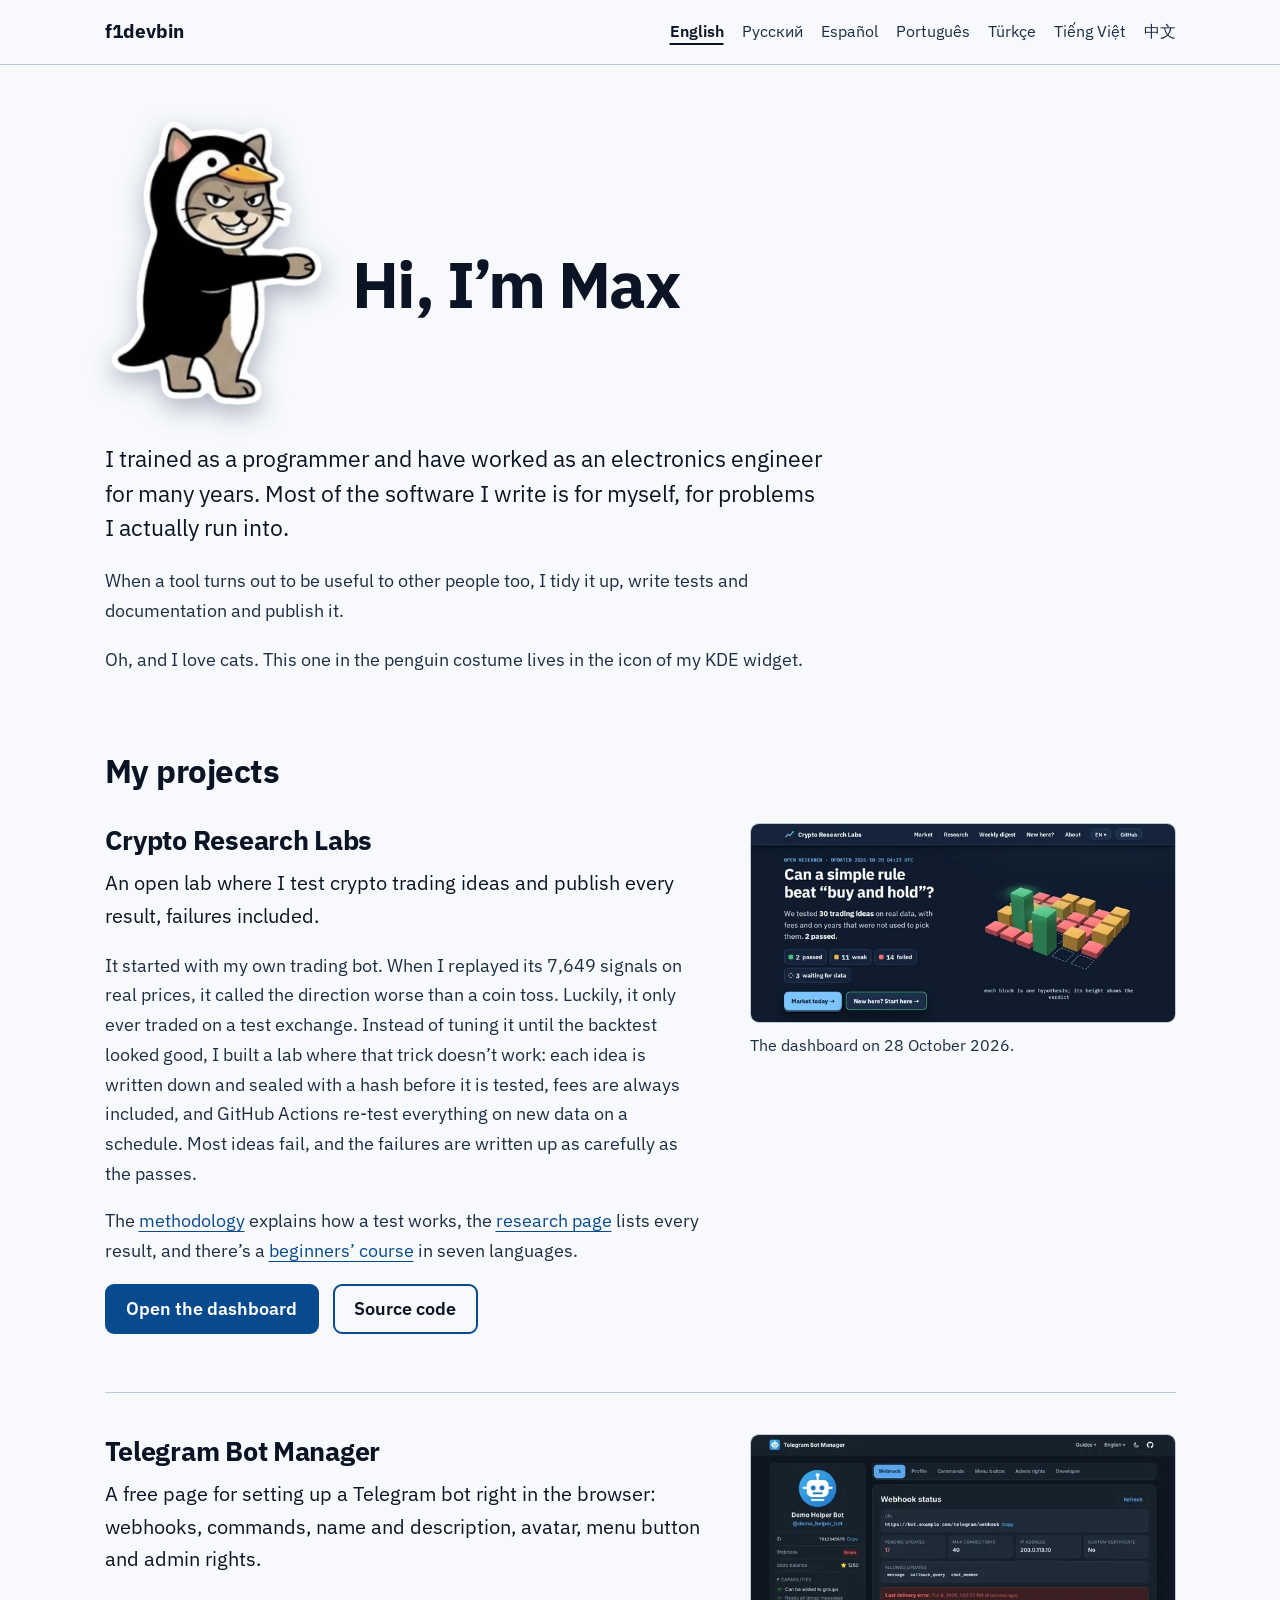
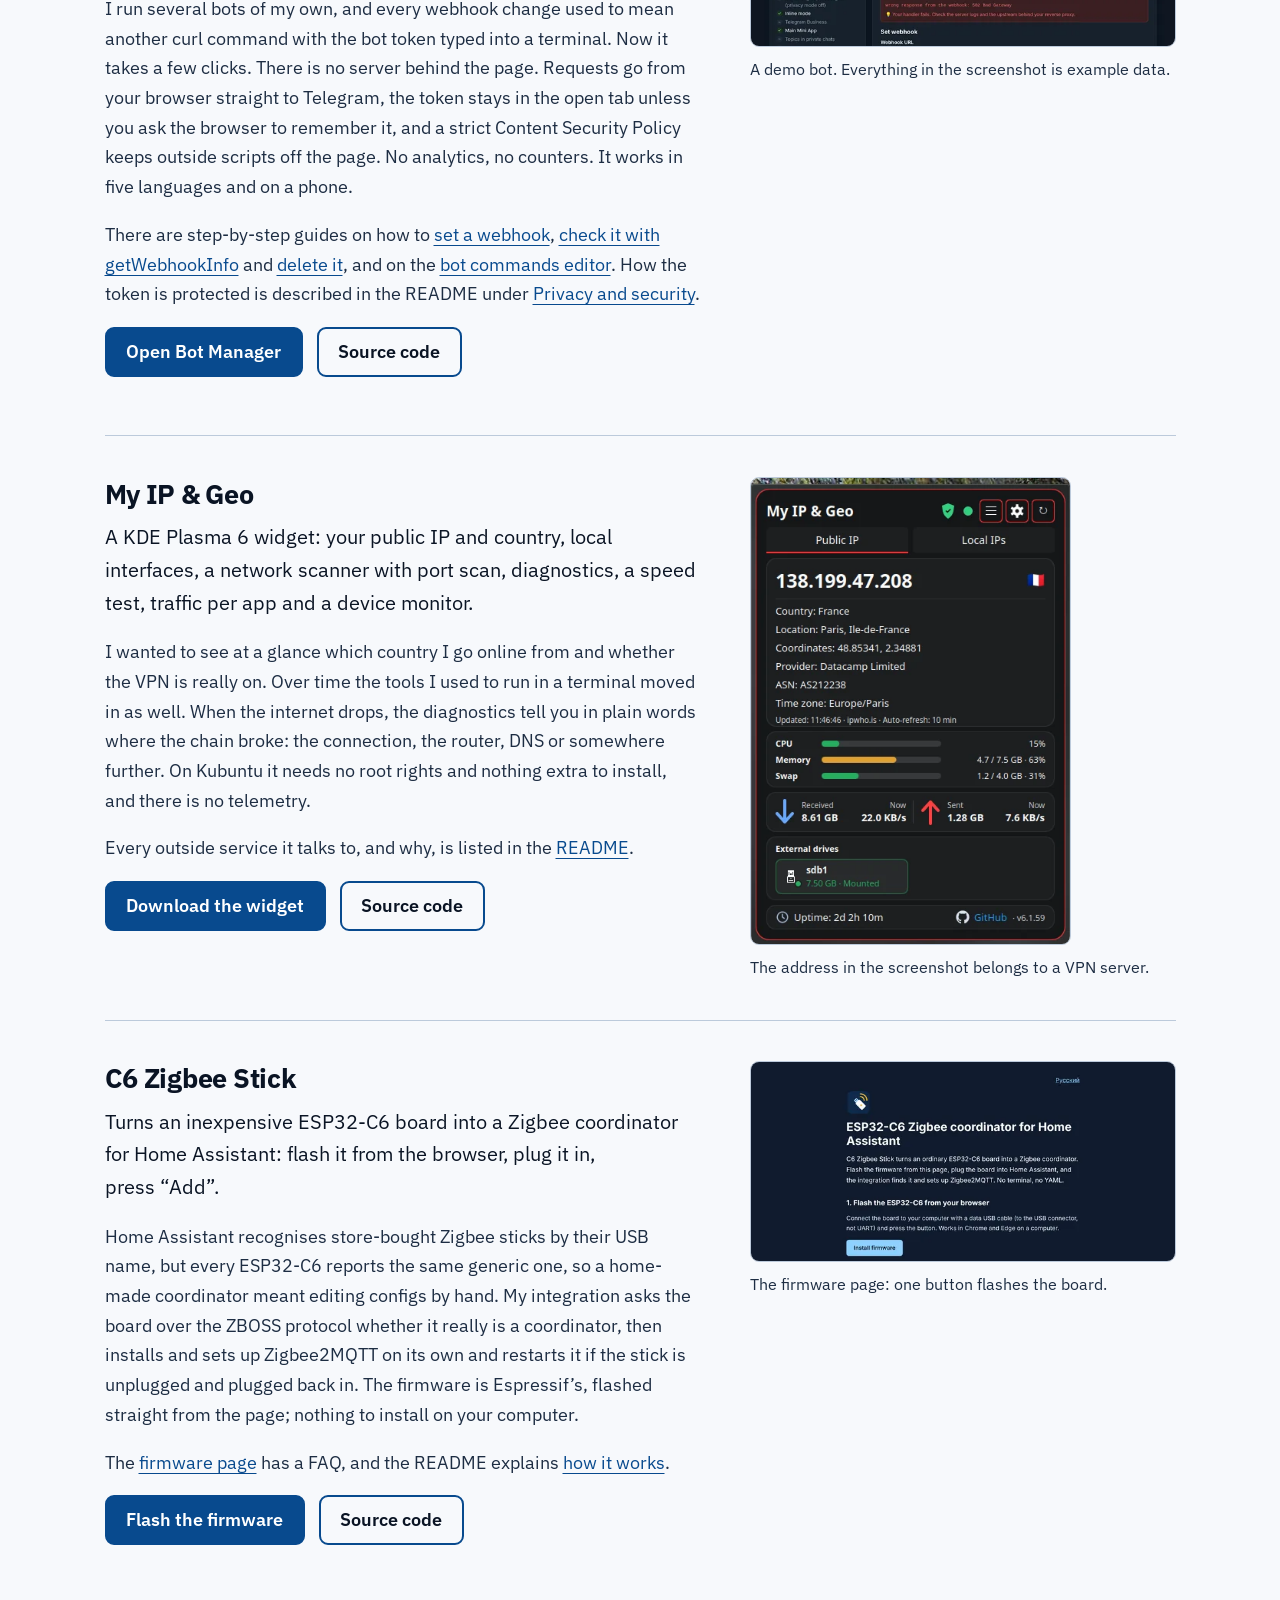
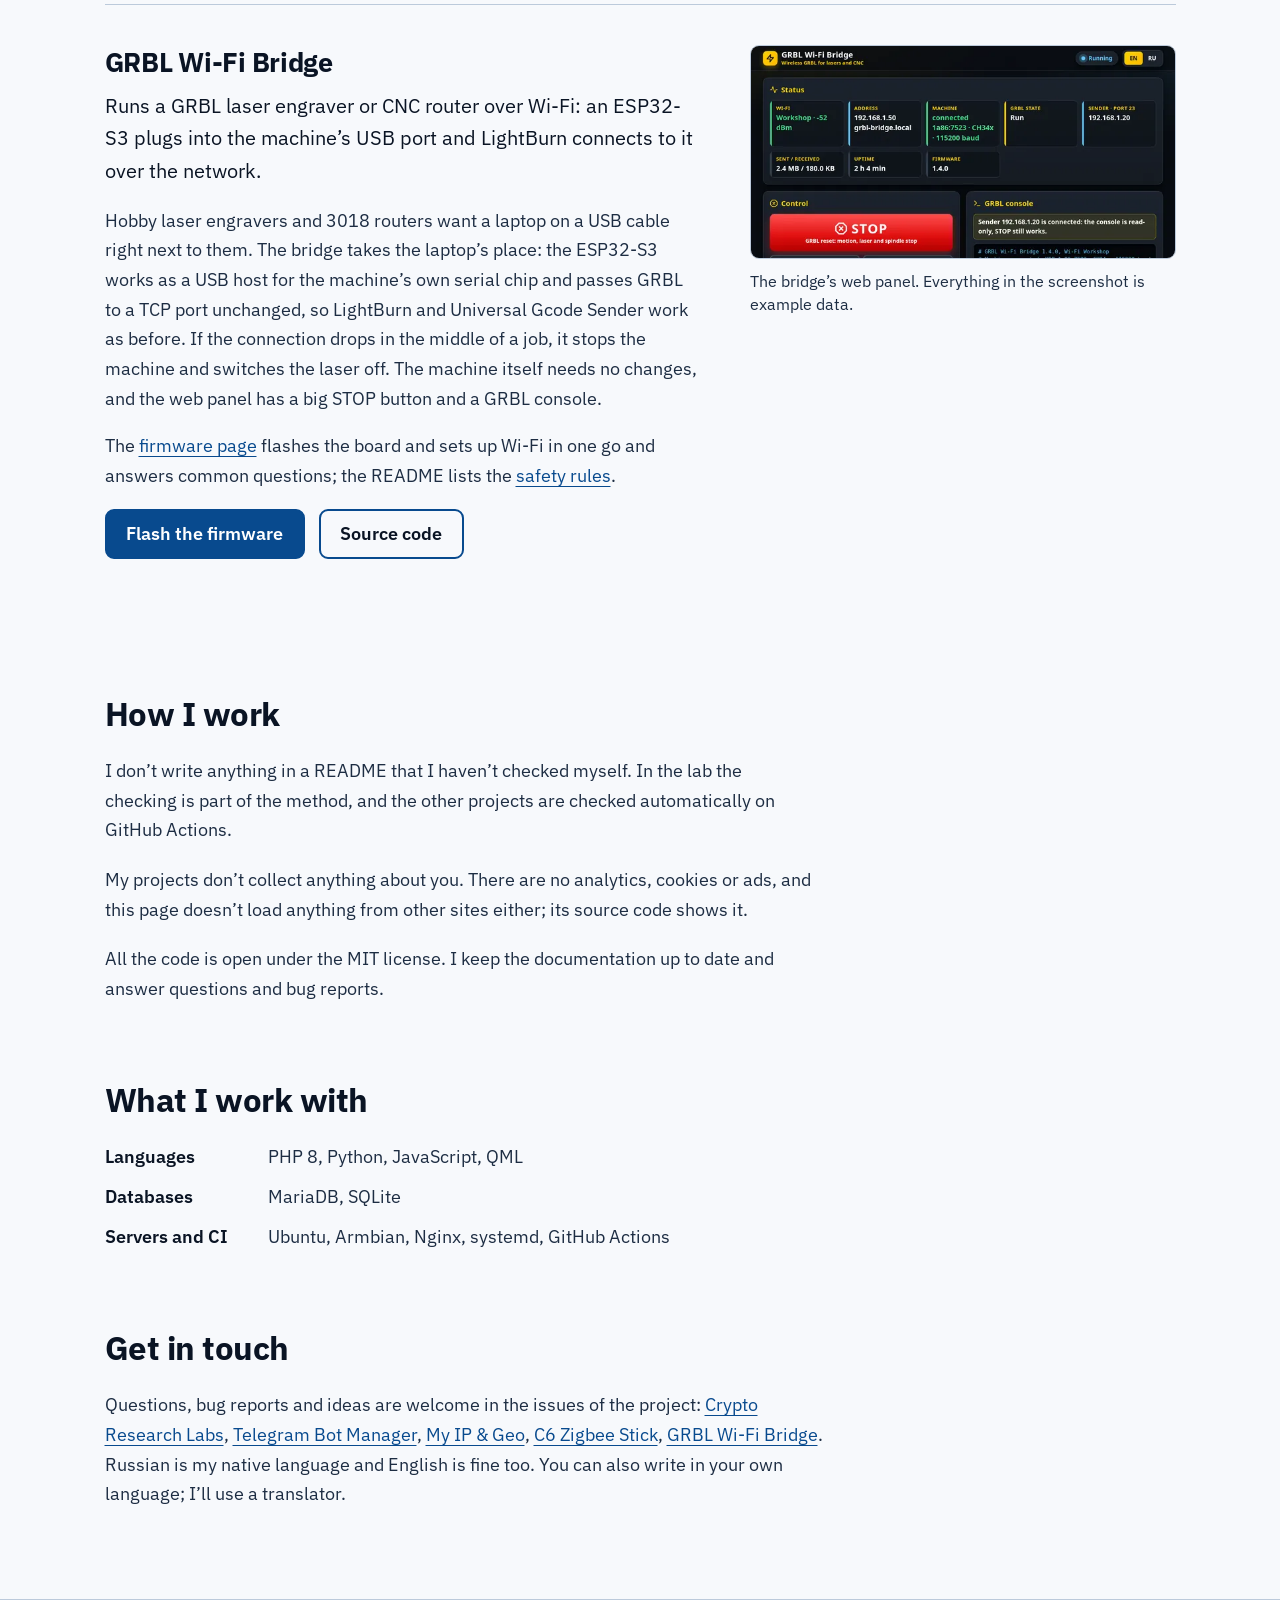
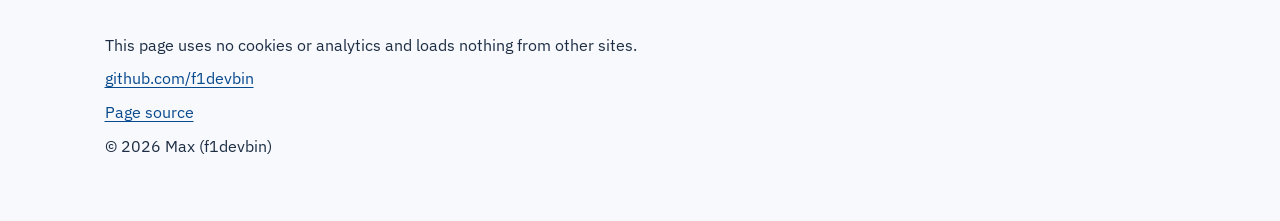
<file: index.html>
<!doctype html>
<html lang="en">
<head>
<meta charset="utf-8">
<meta name="viewport" content="width=device-width, initial-scale=1">
<meta http-equiv="Content-Security-Policy" content="default-src 'none'; style-src 'self'; font-src 'self'; img-src 'self'; connect-src 'self'; base-uri 'none'; form-action 'none'">
<title>Max (f1devbin): programmer and electronics engineer</title>
<meta name="description" content="I’m Max, a programmer and electronics engineer. Open source: a crypto research lab, Telegram tools, a KDE Plasma 6 widget and a Zigbee coordinator for Home Assistant.">
<link rel="canonical" href="https://f1devbin.github.io/">
<link rel="alternate" hreflang="en" href="https://f1devbin.github.io/">
<link rel="alternate" hreflang="ru" href="https://f1devbin.github.io/ru/">
<link rel="alternate" hreflang="es" href="https://f1devbin.github.io/es/">
<link rel="alternate" hreflang="pt-BR" href="https://f1devbin.github.io/pt/">
<link rel="alternate" hreflang="tr" href="https://f1devbin.github.io/tr/">
<link rel="alternate" hreflang="vi" href="https://f1devbin.github.io/vi/">
<link rel="alternate" hreflang="zh-Hans" href="https://f1devbin.github.io/zh/">
<link rel="alternate" hreflang="x-default" href="https://f1devbin.github.io/">
<meta name="color-scheme" content="dark light">
<meta name="theme-color" content="#0f1b2d" media="(prefers-color-scheme: dark)">
<meta name="theme-color" content="#f7f9fc" media="(prefers-color-scheme: light)">
<link rel="icon" href="favicon.ico" sizes="16x16 32x32 48x48">
<link rel="apple-touch-icon" href="apple-touch-icon.png">
<link rel="preload" href="assets/fonts/ibm-plex-sans-latin-400-normal.woff2" as="font" type="font/woff2" crossorigin>
<link rel="stylesheet" href="assets/site.css?v=d6c48134">
<meta name="robots" content="index, follow, max-image-preview:large">
<meta name="yandex-verification" content="4f22505e8f5ccd1a">
<meta property="og:type" content="profile">
<meta property="og:site_name" content="f1devbin">
<meta property="og:title" content="Max (f1devbin): programmer and electronics engineer">
<meta property="og:description" content="I’m Max, a programmer and electronics engineer. Open source: a crypto research lab, Telegram tools, a KDE Plasma 6 widget and a Zigbee coordinator for Home Assistant.">
<meta property="og:url" content="https://f1devbin.github.io/">
<meta property="og:locale" content="en_US">
<meta property="og:locale:alternate" content="ru_RU">
<meta property="og:locale:alternate" content="es_ES">
<meta property="og:locale:alternate" content="pt_BR">
<meta property="og:locale:alternate" content="tr_TR">
<meta property="og:locale:alternate" content="vi_VN">
<meta property="og:locale:alternate" content="zh_CN">
<meta property="og:image" content="https://f1devbin.github.io/assets/og/en.png">
<meta property="og:image:width" content="1200">
<meta property="og:image:height" content="630">
<meta property="og:image:alt" content="Hi, I’m Max. Programmer and electronics engineer.">
<meta property="profile:username" content="f1devbin">
<meta name="twitter:card" content="summary_large_image">
<script type="application/ld+json">[{"@context": "https://schema.org", "@type": "ProfilePage", "url": "https://f1devbin.github.io/", "name": "Max (f1devbin): programmer and electronics engineer", "inLanguage": "en", "dateModified": "2026-11-20T18:18:11+00:00", "mainEntity": {"@type": "Person", "@id": "https://f1devbin.github.io/#max", "name": "Max", "alternateName": "f1devbin", "url": "https://f1devbin.github.io/", "jobTitle": "Electronics engineer", "description": "I trained as a programmer and have worked as an electronics engineer for many years. Most of the software I write is for myself, for problems I actually run into. When a tool turns out to be useful to other people too, I tidy it up, write tests and documentation and publish it.", "knowsLanguage": ["ru", "en"], "knowsAbout": ["Electronics", "PHP", "Python", "Telegram Bot API", "KDE Plasma", "Linux servers", "Backtesting"], "sameAs": ["https://github.com/f1devbin"]}}, {"@context": "https://schema.org", "@type": "ItemList", "itemListElement": [{"@type": "ListItem", "position": 1, "item": {"@type": "Dataset", "name": "Crypto Research Labs", "url": "https://f1devbin.github.io/Crypto-Research-Labs/", "description": "An open lab where I test crypto trading ideas and publish every result, failures included. It started with my own trading bot. When I replayed its 7,649 signals on real prices, it called the direction worse than a coin toss. Luckily, it only ever traded on a test exchange. Instead of tuning it until the backtest looked good, I built a lab where that trick doesn’t work: each idea is written down and sealed with a hash before it is tested, fees are always included, and GitHub Actions re-test everything on new data on a schedule. Most ideas fail, and the failures are written up as carefully as the passes.", "creator": {"@id": "https://f1devbin.github.io/#max"}, "license": "https://opensource.org/licenses/MIT", "isAccessibleForFree": true, "sameAs": "https://github.com/f1devbin/Crypto-Research-Labs"}}, {"@type": "ListItem", "position": 2, "item": {"@type": "SoftwareSourceCode", "name": "Telegram Bot Manager", "url": "https://f1devbin.github.io/telegram-bot-manager/", "description": "A free page for setting up a Telegram bot right in the browser: webhooks, commands, name and description, avatar, menu button and admin rights.", "codeRepository": "https://github.com/f1devbin/telegram-bot-manager", "programmingLanguage": "JavaScript", "license": "https://opensource.org/licenses/MIT", "author": {"@id": "https://f1devbin.github.io/#max"}}}, {"@type": "ListItem", "position": 3, "item": {"@type": "SoftwareSourceCode", "name": "My IP & Geo", "url": "https://github.com/f1devbin/my-ip-geo-plasma6", "description": "A KDE Plasma 6 widget: your public IP and country, local interfaces, a network scanner with port scan, diagnostics, a speed test, traffic per app and a device monitor.", "codeRepository": "https://github.com/f1devbin/my-ip-geo-plasma6", "programmingLanguage": ["QML", "JavaScript"], "runtimePlatform": "KDE Plasma 6", "license": "https://opensource.org/licenses/MIT", "author": {"@id": "https://f1devbin.github.io/#max"}}}, {"@type": "ListItem", "position": 4, "item": {"@type": "SoftwareSourceCode", "name": "C6 Zigbee Stick", "url": "https://f1devbin.github.io/c6-zigbee-stick/", "description": "Turns an inexpensive ESP32-C6 board into a Zigbee coordinator for Home Assistant: flash it from the browser, plug it in, press “Add”.", "codeRepository": "https://github.com/f1devbin/c6-zigbee-stick", "programmingLanguage": "Python", "runtimePlatform": "Home Assistant", "license": "https://opensource.org/licenses/MIT", "author": {"@id": "https://f1devbin.github.io/#max"}}}, {"@type": "ListItem", "position": 5, "item": {"@type": "SoftwareSourceCode", "name": "GRBL Wi-Fi Bridge", "url": "https://f1devbin.github.io/grbl-wifi-bridge/", "description": "Runs a GRBL laser engraver or CNC router over Wi-Fi: an ESP32-S3 plugs into the machine’s USB port and LightBurn connects to it over the network.", "codeRepository": "https://github.com/f1devbin/grbl-wifi-bridge", "programmingLanguage": ["C", "JavaScript"], "runtimePlatform": "ESP32-S3", "license": "https://opensource.org/licenses/MIT", "author": {"@id": "https://f1devbin.github.io/#max"}}}]}]</script>
</head>
<body>
<a class="skip" href="#main">Skip to content</a>
<header class="top"><div class="wrap">
<a class="brand" href="./">f1devbin</a>
<nav aria-label="Language"><ul class="langs"><li><a href="" hreflang="en" lang="en" aria-current="page">English</a></li><li><a href="ru/" hreflang="ru" lang="ru">Русский</a></li><li><a href="es/" hreflang="es" lang="es">Español</a></li><li><a href="pt/" hreflang="pt-BR" lang="pt-BR">Português</a></li><li><a href="tr/" hreflang="tr" lang="tr">Türkçe</a></li><li><a href="vi/" hreflang="vi" lang="vi">Tiếng Việt</a></li><li><a href="zh/" hreflang="zh-Hans" lang="zh-Hans">中文</a></li></ul></nav>
</div></header>
<main id="main" class="wrap">
<section class="hero" aria-labelledby="hi">
<div class="hello"><img class="cat" src="assets/cat.webp" srcset="assets/cat-240.webp 240w, assets/cat.webp 384w" sizes="(max-width: 380px) 106px, (max-width: 760px) 124px, 216px" width="384" height="511" alt="A cartoon cat in a penguin costume pointing at the greeting" fetchpriority="high"><h1 id="hi">Hi, I’m Max</h1></div>
<div class="intro">
<p class="lead">I trained as a programmer and have worked as an electronics engineer for many years. Most of the software I write is for myself, for problems I actually run into.</p>
<p>When a tool turns out to be useful to other people too, I tidy it up, write tests and documentation and publish it.</p>
<p>Oh, and I love cats. This one in the penguin costume lives in the icon of my KDE widget.</p>
</div>
</section>
<section aria-labelledby="projects">
<h2 id="projects">My projects</h2>
<div class="projects">
<article class="project" id="crl" aria-labelledby="crl-h">
<div>
<h3 id="crl-h">Crypto Research Labs</h3>
<p class="what">An open lab where I test crypto trading ideas and publish every result, failures included.</p>
<p>It started with my own trading bot. When I replayed its 7,649 signals on real prices, it called the direction worse than a coin toss. Luckily, it only ever traded on a test exchange. Instead of tuning it until the backtest looked good, I built a lab where that trick doesn’t work: each idea is written down and sealed with a hash before it is tested, fees are always included, and GitHub Actions re-test everything on new data on a schedule. Most ideas fail, and the failures are written up as carefully as the passes.</p>
<p>The <a href="https://f1devbin.github.io/Crypto-Research-Labs/about.html#methodology">methodology</a> explains how a test works, the <a href="https://f1devbin.github.io/Crypto-Research-Labs/research.html#all">research page</a> lists every result, and there’s a <a href="https://f1devbin.github.io/Crypto-Research-Labs/course.html">beginners’ course</a> in seven languages.</p>
<p class="actions"><a class="btn primary" href="https://f1devbin.github.io/Crypto-Research-Labs/">Open the dashboard</a> <a class="btn" href="https://github.com/f1devbin/Crypto-Research-Labs">Source code</a></p>
</div>
<figure class="shot"><img src="assets/crl-1280.webp" srcset="assets/crl-640.webp 640w, assets/crl-960.webp 960w, assets/crl-1280.webp 1280w" sizes="(max-width: 760px) calc(100vw - 40px), 400px" width="1280" height="600" alt="Crypto Research Labs dashboard: 30 trading ideas tested, 2 passed" loading="lazy" decoding="async"><figcaption>The dashboard on 28 October 2026.</figcaption></figure>
</article>
<article class="project" id="tbm" aria-labelledby="tbm-h">
<div>
<h3 id="tbm-h">Telegram Bot Manager</h3>
<p class="what">A free page for setting up a Telegram bot right in the browser: webhooks, commands, name and description, avatar, menu button and admin rights.</p>
<p>I run several bots of my own, and every webhook change used to mean another curl command with the bot token typed into a terminal. Now it takes a few clicks. There is no server behind the page. Requests go from your browser straight to Telegram, the token stays in the open tab unless you ask the browser to remember it, and a strict Content Security Policy keeps outside scripts off the page. No analytics, no counters. It works in five languages and on a phone.</p>
<p>There are step-by-step guides on how to <a href="https://f1devbin.github.io/telegram-bot-manager/set-webhook/">set a webhook</a>, <a href="https://f1devbin.github.io/telegram-bot-manager/webhook-info/">check it with getWebhookInfo</a> and <a href="https://f1devbin.github.io/telegram-bot-manager/delete-webhook/">delete it</a>, and on the <a href="https://f1devbin.github.io/telegram-bot-manager/bot-commands/">bot commands editor</a>. How the token is protected is described in the README under <a href="https://github.com/f1devbin/telegram-bot-manager#privacy-and-security">Privacy and security</a>.</p>
<p class="actions"><a class="btn primary" href="https://f1devbin.github.io/telegram-bot-manager/">Open Bot Manager</a> <a class="btn" href="https://github.com/f1devbin/telegram-bot-manager">Source code</a></p>
</div>
<figure class="shot"><img src="assets/tbm-1280.webp" srcset="assets/tbm-640.webp 640w, assets/tbm-960.webp 960w, assets/tbm-1280.webp 1280w" sizes="(max-width: 760px) calc(100vw - 40px), 400px" width="1280" height="640" alt="Telegram Bot Manager: webhook status of a demo bot with its last delivery error" loading="lazy" decoding="async"><figcaption>A demo bot. Everything in the screenshot is example data.</figcaption></figure>
</article>
<article class="project" id="myip" aria-labelledby="myip-h">
<div>
<h3 id="myip-h">My IP &amp; Geo</h3>
<p class="what">A KDE Plasma 6 widget: your public IP and country, local interfaces, a network scanner with port scan, diagnostics, a speed test, traffic per app and a device monitor.</p>
<p>I wanted to see at a glance which country I go online from and whether the VPN is really on. Over time the tools I used to run in a terminal moved in as well. When the internet drops, the diagnostics tell you in plain words where the chain broke: the connection, the router, DNS or somewhere further. On Kubuntu it needs no root rights and nothing extra to install, and there is no telemetry.</p>
<p>Every outside service it talks to, and why, is listed in the <a href="https://github.com/f1devbin/my-ip-geo-plasma6#network-access-and-privacy">README</a>.</p>
<p class="actions"><a class="btn primary" href="https://github.com/f1devbin/my-ip-geo-plasma6/releases/latest">Download the widget</a> <a class="btn" href="https://github.com/f1devbin/my-ip-geo-plasma6">Source code</a></p>
</div>
<figure class="shot tall"><img src="assets/myip.webp" width="416" height="607" alt="My IP &amp; Geo widget: public IP, location, provider, system load and traffic" loading="lazy" decoding="async"><figcaption>The address in the screenshot belongs to a VPN server.</figcaption></figure>
</article>
<article class="project" id="c6" aria-labelledby="c6-h">
<div>
<h3 id="c6-h">C6 Zigbee Stick</h3>
<p class="what">Turns an inexpensive ESP32-C6 board into a Zigbee coordinator for Home Assistant: flash it from the browser, plug it in, press “Add”.</p>
<p>Home Assistant recognises store-bought Zigbee sticks by their USB name, but every ESP32-C6 reports the same generic one, so a home-made coordinator meant editing configs by hand. My integration asks the board over the ZBOSS protocol whether it really is a coordinator, then installs and sets up Zigbee2MQTT on its own and restarts it if the stick is unplugged and plugged back in. The firmware is Espressif’s, flashed straight from the page; nothing to install on your computer.</p>
<p>The <a href="https://f1devbin.github.io/c6-zigbee-stick/">firmware page</a> has a FAQ, and the README explains <a href="https://github.com/f1devbin/c6-zigbee-stick#how-it-works">how it works</a>.</p>
<p class="actions"><a class="btn primary" href="https://f1devbin.github.io/c6-zigbee-stick/">Flash the firmware</a> <a class="btn" href="https://github.com/f1devbin/c6-zigbee-stick">Source code</a></p>
</div>
<figure class="shot"><img src="assets/c6-1280.webp" srcset="assets/c6-640.webp 640w, assets/c6-960.webp 960w, assets/c6-1280.webp 1280w" sizes="(max-width: 760px) calc(100vw - 40px), 400px" width="1280" height="600" alt="C6 Zigbee Stick firmware page with the Install firmware button" loading="lazy" decoding="async"><figcaption>The firmware page: one button flashes the board.</figcaption></figure>
</article>
<article class="project" id="grbl" aria-labelledby="grbl-h">
<div>
<h3 id="grbl-h">GRBL Wi-Fi Bridge</h3>
<p class="what">Runs a GRBL laser engraver or CNC router over Wi-Fi: an ESP32-S3 plugs into the machine’s USB port and LightBurn connects to it over the network.</p>
<p>Hobby laser engravers and 3018 routers want a laptop on a USB cable right next to them. The bridge takes the laptop’s place: the ESP32-S3 works as a USB host for the machine’s own serial chip and passes GRBL to a TCP port unchanged, so LightBurn and Universal Gcode Sender work as before. If the connection drops in the middle of a job, it stops the machine and switches the laser off. The machine itself needs no changes, and the web panel has a big STOP button and a GRBL console.</p>
<p>The <a href="https://f1devbin.github.io/grbl-wifi-bridge/">firmware page</a> flashes the board and sets up Wi-Fi in one go and answers common questions; the README lists the <a href="https://github.com/f1devbin/grbl-wifi-bridge#safety-notes">safety rules</a>.</p>
<p class="actions"><a class="btn primary" href="https://f1devbin.github.io/grbl-wifi-bridge/">Flash the firmware</a> <a class="btn" href="https://github.com/f1devbin/grbl-wifi-bridge">Source code</a></p>
</div>
<figure class="shot"><img src="assets/grbl-1280.webp" srcset="assets/grbl-640.webp 640w, assets/grbl-960.webp 960w, assets/grbl-1280.webp 1280w" sizes="(max-width: 760px) calc(100vw - 40px), 400px" width="1280" height="640" alt="GRBL Wi-Fi Bridge web panel: machine status, STOP button and GRBL console" loading="lazy" decoding="async"><figcaption>The bridge’s web panel. Everything in the screenshot is example data.</figcaption></figure>
</article>
</div>
</section>
<section aria-labelledby="how">
<h2 id="how">How I work</h2>
<div class="prose">
<p>I don’t write anything in a README that I haven’t checked myself. In the lab the checking is part of the method, and the other projects are checked automatically on GitHub Actions.</p>
<p>My projects don’t collect anything about you. There are no analytics, cookies or ads, and this page doesn’t load anything from other sites either; its source code shows it.</p>
<p>All the code is open under the MIT license. I keep the documentation up to date and answer questions and bug reports.</p>
</div>
</section>
<section aria-labelledby="stack">
<h2 id="stack">What I work with</h2>
<dl class="stack">
<dt>Languages</dt><dd>PHP 8, Python, JavaScript, QML</dd>
<dt>Databases</dt><dd>MariaDB, SQLite</dd>
<dt>Servers and CI</dt><dd>Ubuntu, Armbian, Nginx, systemd, GitHub Actions</dd>
</dl>
</section>
<section aria-labelledby="contact">
<h2 id="contact">Get in touch</h2>
<div class="prose">
<p>Questions, bug reports and ideas are welcome in the issues of the project: <a href="https://github.com/f1devbin/Crypto-Research-Labs/issues">Crypto Research Labs</a>, <a href="https://github.com/f1devbin/telegram-bot-manager/issues">Telegram Bot Manager</a>, <a href="https://github.com/f1devbin/my-ip-geo-plasma6/issues">My IP &amp; Geo</a>, <a href="https://github.com/f1devbin/c6-zigbee-stick/issues">C6 Zigbee Stick</a>, <a href="https://github.com/f1devbin/grbl-wifi-bridge/issues">GRBL Wi-Fi Bridge</a>. Russian is my native language and English is fine too. You can also write in your own language; I’ll use a translator.</p>
</div>
</section>
</main>
<footer><div class="wrap">
<p>This page uses no cookies or analytics and loads nothing from other sites.</p>
<p><a href="https://github.com/f1devbin">github.com/f1devbin</a></p>
<p><a href="https://github.com/f1devbin/f1devbin.github.io">Page source</a></p>
<p>© 2026 Max (f1devbin)</p>
</div></footer>
</body>
</html>
</file>
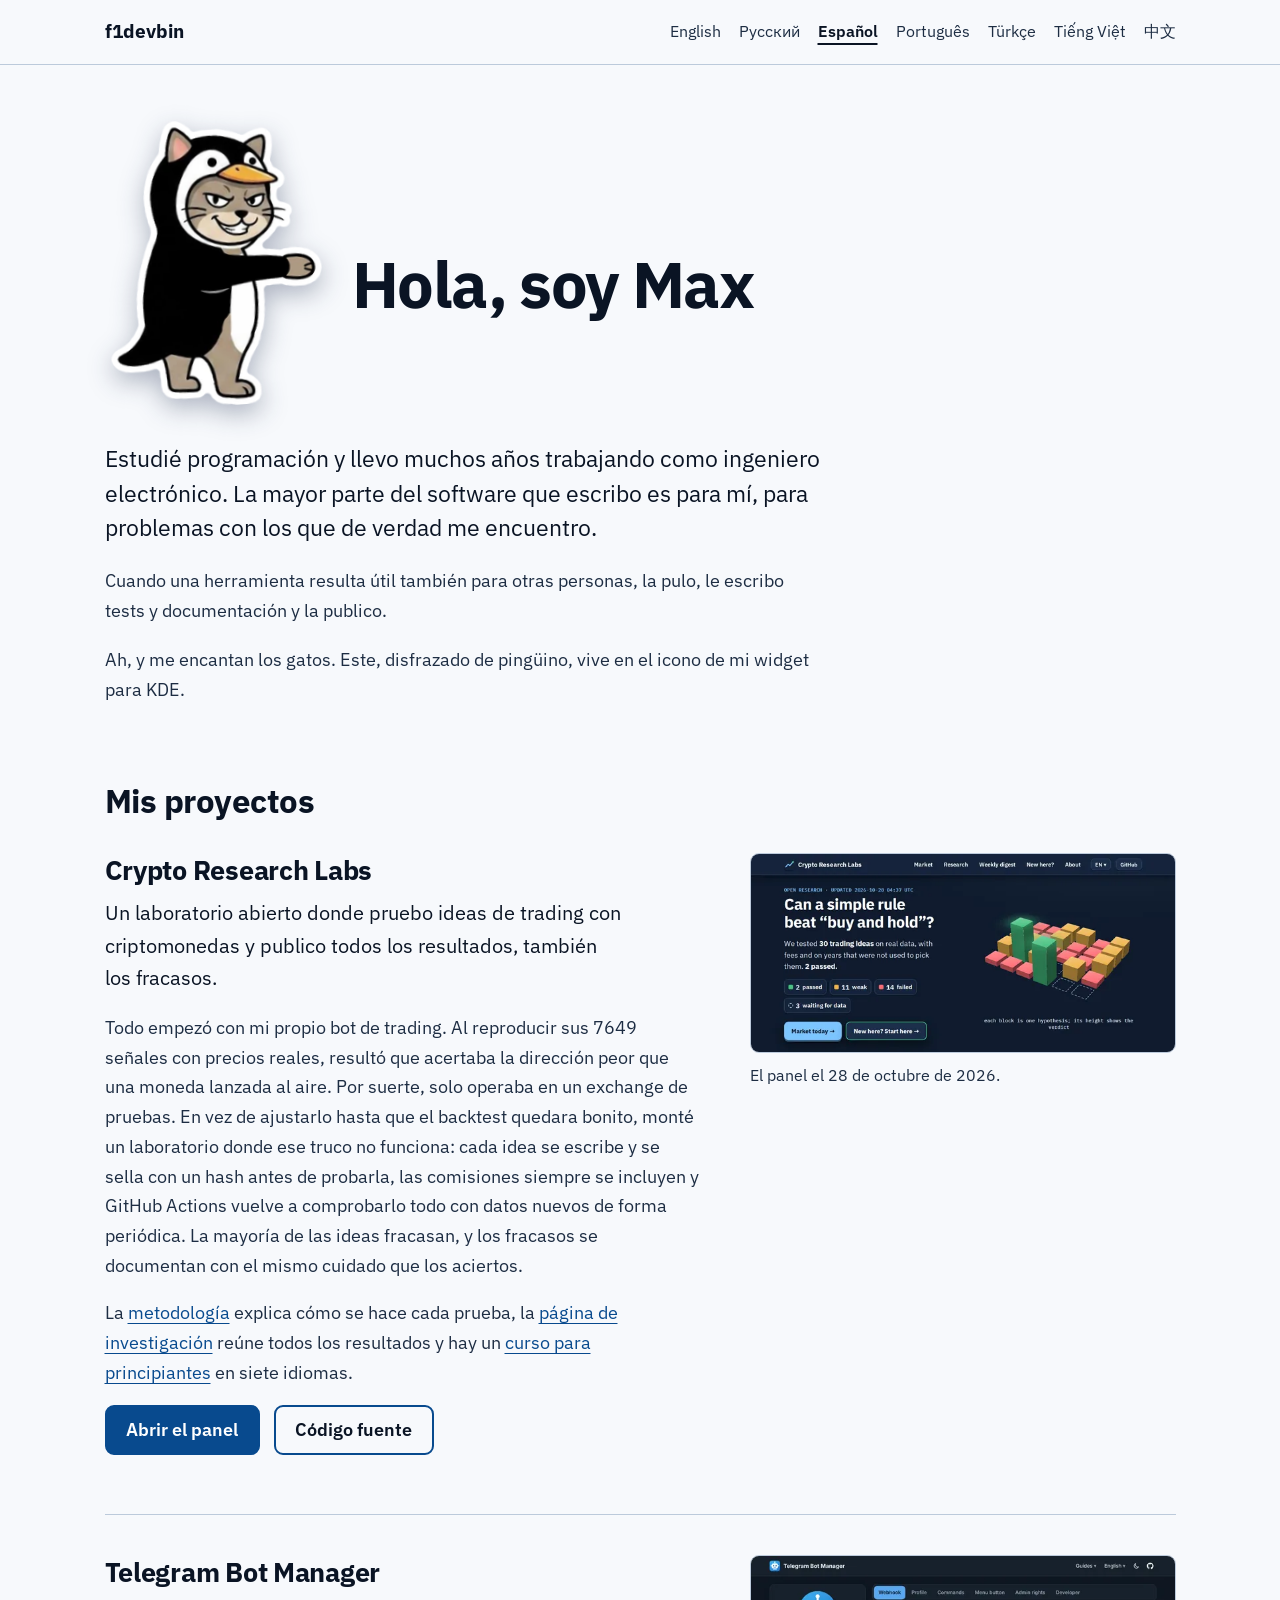
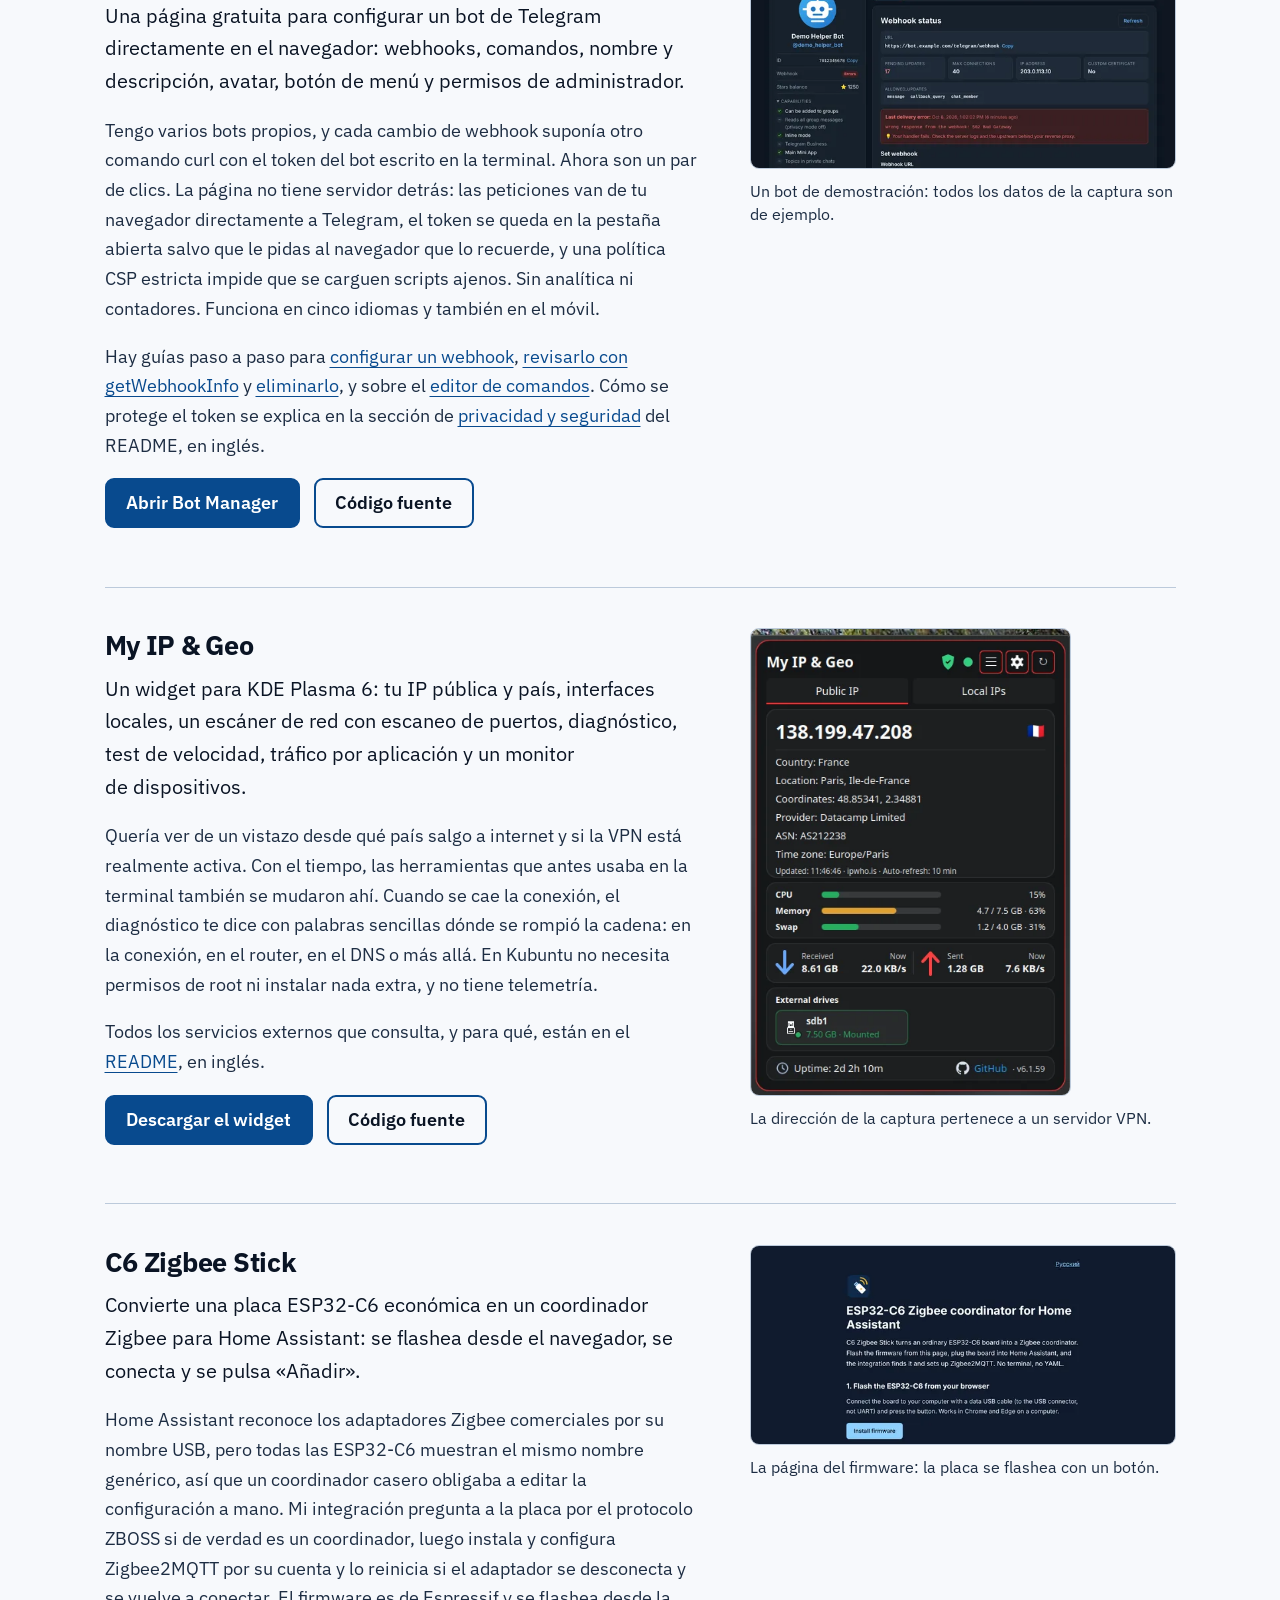
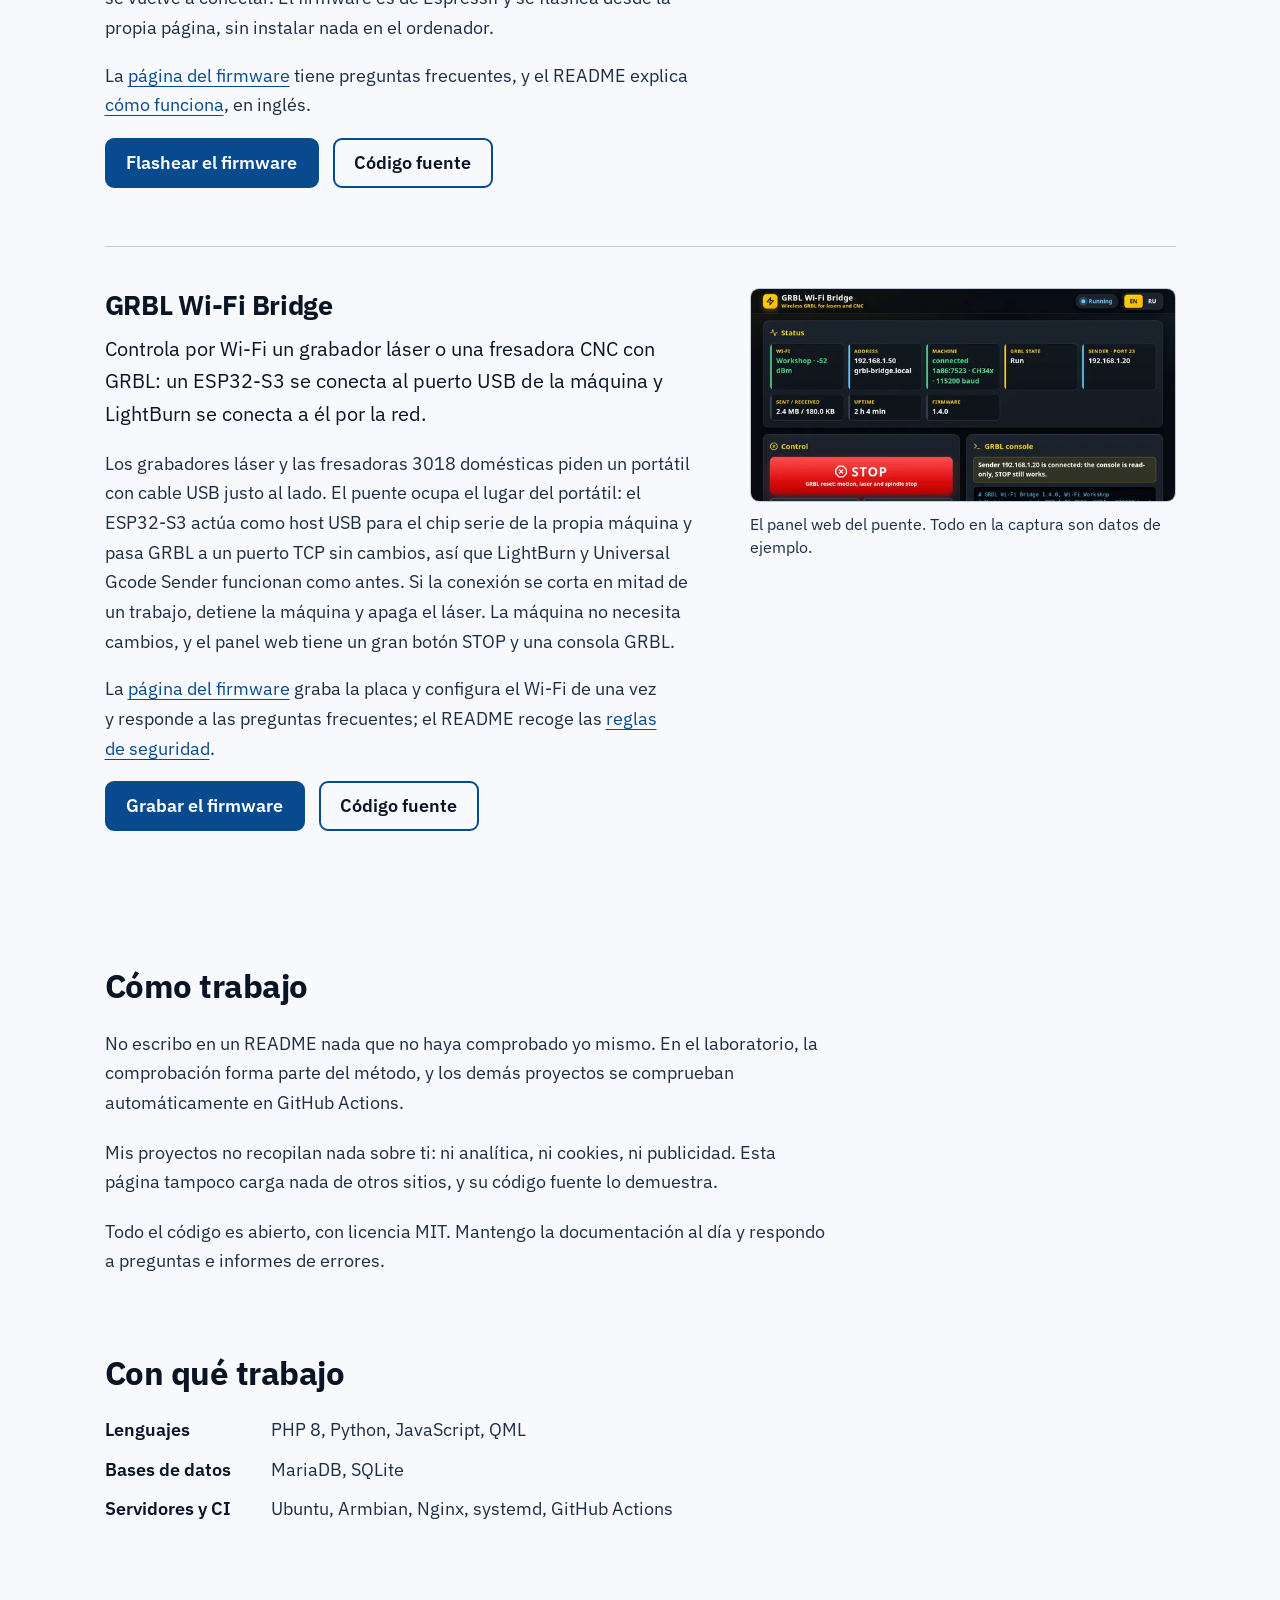
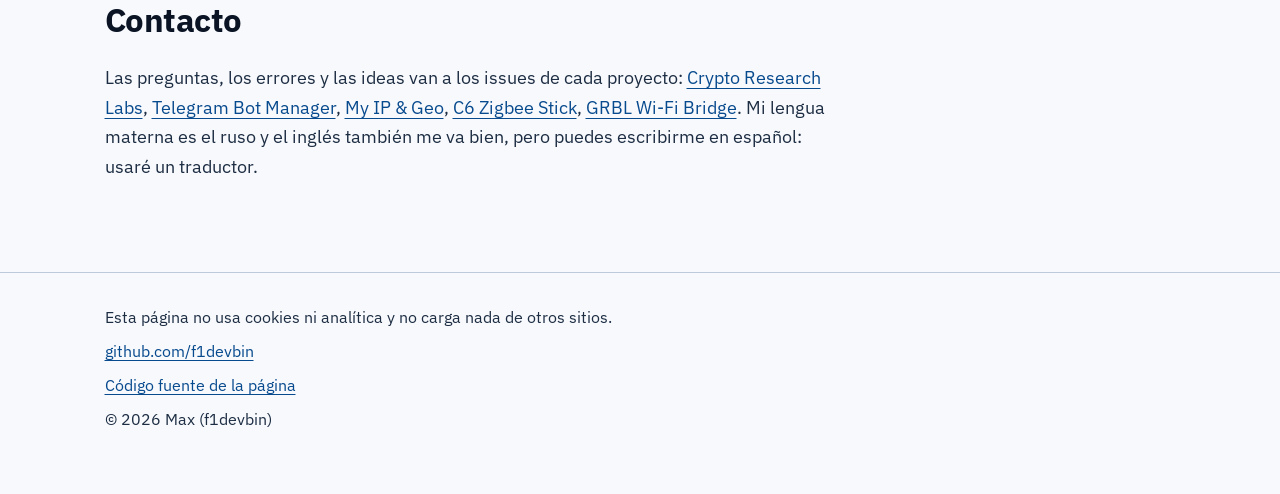
<file: es/index.html>
<!doctype html>
<html lang="es">
<head>
<meta charset="utf-8">
<meta name="viewport" content="width=device-width, initial-scale=1">
<meta http-equiv="Content-Security-Policy" content="default-src 'none'; style-src 'self'; font-src 'self'; img-src 'self'; connect-src 'self'; base-uri 'none'; form-action 'none'">
<title>Max (f1devbin): programador e ingeniero electrónico</title>
<meta name="description" content="Max, programador e ingeniero electrónico. Código abierto: laboratorio de trading cripto, herramientas de Telegram, widget de KDE Plasma 6 y coordinador Zigbee para Home Assistant.">
<link rel="canonical" href="https://f1devbin.github.io/es/">
<link rel="alternate" hreflang="en" href="https://f1devbin.github.io/">
<link rel="alternate" hreflang="ru" href="https://f1devbin.github.io/ru/">
<link rel="alternate" hreflang="es" href="https://f1devbin.github.io/es/">
<link rel="alternate" hreflang="pt-BR" href="https://f1devbin.github.io/pt/">
<link rel="alternate" hreflang="tr" href="https://f1devbin.github.io/tr/">
<link rel="alternate" hreflang="vi" href="https://f1devbin.github.io/vi/">
<link rel="alternate" hreflang="zh-Hans" href="https://f1devbin.github.io/zh/">
<link rel="alternate" hreflang="x-default" href="https://f1devbin.github.io/">
<meta name="color-scheme" content="dark light">
<meta name="theme-color" content="#0f1b2d" media="(prefers-color-scheme: dark)">
<meta name="theme-color" content="#f7f9fc" media="(prefers-color-scheme: light)">
<link rel="icon" href="../favicon.ico" sizes="16x16 32x32 48x48">
<link rel="apple-touch-icon" href="../apple-touch-icon.png">
<link rel="preload" href="../assets/fonts/ibm-plex-sans-latin-400-normal.woff2" as="font" type="font/woff2" crossorigin>
<link rel="stylesheet" href="../assets/site.css?v=d6c48134">
<meta name="robots" content="index, follow, max-image-preview:large">
<meta name="yandex-verification" content="4f22505e8f5ccd1a">
<meta property="og:type" content="profile">
<meta property="og:site_name" content="f1devbin">
<meta property="og:title" content="Max (f1devbin): programador e ingeniero electrónico">
<meta property="og:description" content="Max, programador e ingeniero electrónico. Código abierto: laboratorio de trading cripto, herramientas de Telegram, widget de KDE Plasma 6 y coordinador Zigbee para Home Assistant.">
<meta property="og:url" content="https://f1devbin.github.io/es/">
<meta property="og:locale" content="es_ES">
<meta property="og:locale:alternate" content="en_US">
<meta property="og:locale:alternate" content="ru_RU">
<meta property="og:locale:alternate" content="pt_BR">
<meta property="og:locale:alternate" content="tr_TR">
<meta property="og:locale:alternate" content="vi_VN">
<meta property="og:locale:alternate" content="zh_CN">
<meta property="og:image" content="https://f1devbin.github.io/assets/og/es.png">
<meta property="og:image:width" content="1200">
<meta property="og:image:height" content="630">
<meta property="og:image:alt" content="Hola, soy Max. Programador e ingeniero electrónico.">
<meta property="profile:username" content="f1devbin">
<meta name="twitter:card" content="summary_large_image">
<script type="application/ld+json">[{"@context": "https://schema.org", "@type": "ProfilePage", "url": "https://f1devbin.github.io/es/", "name": "Max (f1devbin): programador e ingeniero electrónico", "inLanguage": "es", "dateModified": "2026-11-20T18:18:11+00:00", "mainEntity": {"@type": "Person", "@id": "https://f1devbin.github.io/#max", "name": "Max", "alternateName": "f1devbin", "url": "https://f1devbin.github.io/", "jobTitle": "Ingeniero electrónico", "description": "Estudié programación y llevo muchos años trabajando como ingeniero electrónico. La mayor parte del software que escribo es para mí, para problemas con los que de verdad me encuentro. Cuando una herramienta resulta útil también para otras personas, la pulo, le escribo tests y documentación y la publico.", "knowsLanguage": ["ru", "en"], "knowsAbout": ["Electronics", "PHP", "Python", "Telegram Bot API", "KDE Plasma", "Linux servers", "Backtesting"], "sameAs": ["https://github.com/f1devbin"]}}, {"@context": "https://schema.org", "@type": "ItemList", "itemListElement": [{"@type": "ListItem", "position": 1, "item": {"@type": "Dataset", "name": "Crypto Research Labs", "url": "https://f1devbin.github.io/Crypto-Research-Labs/es/", "description": "Un laboratorio abierto donde pruebo ideas de trading con criptomonedas y publico todos los resultados, también los fracasos. Todo empezó con mi propio bot de trading. Al reproducir sus 7649 señales con precios reales, resultó que acertaba la dirección peor que una moneda lanzada al aire. Por suerte, solo operaba en un exchange de pruebas. En vez de ajustarlo hasta que el backtest quedara bonito, monté un laboratorio donde ese truco no funciona: cada idea se escribe y se sella con un hash antes de probarla, las comisiones siempre se incluyen y GitHub Actions vuelve a comprobarlo todo con datos nuevos de forma periódica. La mayoría de las ideas fracasan, y los fracasos se documentan con el mismo cuidado que los aciertos.", "creator": {"@id": "https://f1devbin.github.io/#max"}, "license": "https://opensource.org/licenses/MIT", "isAccessibleForFree": true, "sameAs": "https://github.com/f1devbin/Crypto-Research-Labs"}}, {"@type": "ListItem", "position": 2, "item": {"@type": "SoftwareSourceCode", "name": "Telegram Bot Manager", "url": "https://f1devbin.github.io/telegram-bot-manager/es/", "description": "Una página gratuita para configurar un bot de Telegram directamente en el navegador: webhooks, comandos, nombre y descripción, avatar, botón de menú y permisos de administrador.", "codeRepository": "https://github.com/f1devbin/telegram-bot-manager", "programmingLanguage": "JavaScript", "license": "https://opensource.org/licenses/MIT", "author": {"@id": "https://f1devbin.github.io/#max"}}}, {"@type": "ListItem", "position": 3, "item": {"@type": "SoftwareSourceCode", "name": "My IP & Geo", "url": "https://github.com/f1devbin/my-ip-geo-plasma6", "description": "Un widget para KDE Plasma 6: tu IP pública y país, interfaces locales, un escáner de red con escaneo de puertos, diagnóstico, test de velocidad, tráfico por aplicación y un monitor de dispositivos.", "codeRepository": "https://github.com/f1devbin/my-ip-geo-plasma6", "programmingLanguage": ["QML", "JavaScript"], "runtimePlatform": "KDE Plasma 6", "license": "https://opensource.org/licenses/MIT", "author": {"@id": "https://f1devbin.github.io/#max"}}}, {"@type": "ListItem", "position": 4, "item": {"@type": "SoftwareSourceCode", "name": "C6 Zigbee Stick", "url": "https://f1devbin.github.io/c6-zigbee-stick/", "description": "Convierte una placa ESP32-C6 económica en un coordinador Zigbee para Home Assistant: se flashea desde el navegador, se conecta y se pulsa «Añadir».", "codeRepository": "https://github.com/f1devbin/c6-zigbee-stick", "programmingLanguage": "Python", "runtimePlatform": "Home Assistant", "license": "https://opensource.org/licenses/MIT", "author": {"@id": "https://f1devbin.github.io/#max"}}}, {"@type": "ListItem", "position": 5, "item": {"@type": "SoftwareSourceCode", "name": "GRBL Wi-Fi Bridge", "url": "https://f1devbin.github.io/grbl-wifi-bridge/", "description": "Controla por Wi-Fi un grabador láser o una fresadora CNC con GRBL: un ESP32-S3 se conecta al puerto USB de la máquina y LightBurn se conecta a él por la red.", "codeRepository": "https://github.com/f1devbin/grbl-wifi-bridge", "programmingLanguage": ["C", "JavaScript"], "runtimePlatform": "ESP32-S3", "license": "https://opensource.org/licenses/MIT", "author": {"@id": "https://f1devbin.github.io/#max"}}}]}]</script>
</head>
<body>
<a class="skip" href="#main">Saltar al contenido</a>
<header class="top"><div class="wrap">
<a class="brand" href="./">f1devbin</a>
<nav aria-label="Idioma"><ul class="langs"><li><a href="../" hreflang="en" lang="en">English</a></li><li><a href="../ru/" hreflang="ru" lang="ru">Русский</a></li><li><a href="../es/" hreflang="es" lang="es" aria-current="page">Español</a></li><li><a href="../pt/" hreflang="pt-BR" lang="pt-BR">Português</a></li><li><a href="../tr/" hreflang="tr" lang="tr">Türkçe</a></li><li><a href="../vi/" hreflang="vi" lang="vi">Tiếng Việt</a></li><li><a href="../zh/" hreflang="zh-Hans" lang="zh-Hans">中文</a></li></ul></nav>
</div></header>
<main id="main" class="wrap">
<section class="hero" aria-labelledby="hi">
<div class="hello"><img class="cat" src="../assets/cat.webp" srcset="../assets/cat-240.webp 240w, ../assets/cat.webp 384w" sizes="(max-width: 380px) 106px, (max-width: 760px) 124px, 216px" width="384" height="511" alt="Un gato de dibujos animados disfrazado de pingüino señala el saludo" fetchpriority="high"><h1 id="hi">Hola, soy Max</h1></div>
<div class="intro">
<p class="lead">Estudié programación y llevo muchos años trabajando como ingeniero electrónico. La mayor parte del software que escribo es para mí, para problemas con los que de verdad me encuentro.</p>
<p>Cuando una herramienta resulta útil también para otras personas, la pulo, le escribo tests y documentación y la publico.</p>
<p>Ah, y me encantan los gatos. Este, disfrazado de pingüino, vive en el icono de mi widget para KDE.</p>
</div>
</section>
<section aria-labelledby="projects">
<h2 id="projects">Mis proyectos</h2>
<div class="projects">
<article class="project" id="crl" aria-labelledby="crl-h">
<div>
<h3 id="crl-h">Crypto Research Labs</h3>
<p class="what">Un laboratorio abierto donde pruebo ideas de trading con criptomonedas y publico todos los resultados, también los fracasos.</p>
<p>Todo empezó con mi propio bot de trading. Al reproducir sus 7649 señales con precios reales, resultó que acertaba la dirección peor que una moneda lanzada al aire. Por suerte, solo operaba en un exchange de pruebas. En vez de ajustarlo hasta que el backtest quedara bonito, monté un laboratorio donde ese truco no funciona: cada idea se escribe y se sella con un hash antes de probarla, las comisiones siempre se incluyen y GitHub Actions vuelve a comprobarlo todo con datos nuevos de forma periódica. La mayoría de las ideas fracasan, y los fracasos se documentan con el mismo cuidado que los aciertos.</p>
<p>La <a href="https://f1devbin.github.io/Crypto-Research-Labs/es/about.html#methodology">metodología</a> explica cómo se hace cada prueba, la <a href="https://f1devbin.github.io/Crypto-Research-Labs/es/research.html#all">página de investigación</a> reúne todos los resultados y hay un <a href="https://f1devbin.github.io/Crypto-Research-Labs/es/course.html">curso para principiantes</a> en siete idiomas.</p>
<p class="actions"><a class="btn primary" href="https://f1devbin.github.io/Crypto-Research-Labs/es/">Abrir el panel</a> <a class="btn" href="https://github.com/f1devbin/Crypto-Research-Labs">Código fuente</a></p>
</div>
<figure class="shot"><img src="../assets/crl-1280.webp" srcset="../assets/crl-640.webp 640w, ../assets/crl-960.webp 960w, ../assets/crl-1280.webp 1280w" sizes="(max-width: 760px) calc(100vw - 40px), 400px" width="1280" height="600" alt="Panel de Crypto Research Labs: 30 ideas de trading probadas, 2 aprobadas" loading="lazy" decoding="async"><figcaption>El panel el 28 de octubre de 2026.</figcaption></figure>
</article>
<article class="project" id="tbm" aria-labelledby="tbm-h">
<div>
<h3 id="tbm-h">Telegram Bot Manager</h3>
<p class="what">Una página gratuita para configurar un bot de Telegram directamente en el navegador: webhooks, comandos, nombre y descripción, avatar, botón de menú y permisos de administrador.</p>
<p>Tengo varios bots propios, y cada cambio de webhook suponía otro comando curl con el token del bot escrito en la terminal. Ahora son un par de clics. La página no tiene servidor detrás: las peticiones van de tu navegador directamente a Telegram, el token se queda en la pestaña abierta salvo que le pidas al navegador que lo recuerde, y una política CSP estricta impide que se carguen scripts ajenos. Sin analítica ni contadores. Funciona en cinco idiomas y también en el móvil.</p>
<p>Hay guías paso a paso para <a href="https://f1devbin.github.io/telegram-bot-manager/es/set-webhook/">configurar un webhook</a>, <a href="https://f1devbin.github.io/telegram-bot-manager/es/webhook-info/">revisarlo con getWebhookInfo</a> y <a href="https://f1devbin.github.io/telegram-bot-manager/es/delete-webhook/">eliminarlo</a>, y sobre el <a href="https://f1devbin.github.io/telegram-bot-manager/es/bot-commands/">editor de comandos</a>. Cómo se protege el token se explica en la sección de <a href="https://github.com/f1devbin/telegram-bot-manager#privacy-and-security">privacidad y seguridad</a> del README, en inglés.</p>
<p class="actions"><a class="btn primary" href="https://f1devbin.github.io/telegram-bot-manager/es/">Abrir Bot Manager</a> <a class="btn" href="https://github.com/f1devbin/telegram-bot-manager">Código fuente</a></p>
</div>
<figure class="shot"><img src="../assets/tbm-1280.webp" srcset="../assets/tbm-640.webp 640w, ../assets/tbm-960.webp 960w, ../assets/tbm-1280.webp 1280w" sizes="(max-width: 760px) calc(100vw - 40px), 400px" width="1280" height="640" alt="Telegram Bot Manager: estado del webhook de un bot de demostración con su último error de entrega" loading="lazy" decoding="async"><figcaption>Un bot de demostración: todos los datos de la captura son de ejemplo.</figcaption></figure>
</article>
<article class="project" id="myip" aria-labelledby="myip-h">
<div>
<h3 id="myip-h">My IP &amp; Geo</h3>
<p class="what">Un widget para KDE Plasma 6: tu IP pública y país, interfaces locales, un escáner de red con escaneo de puertos, diagnóstico, test de velocidad, tráfico por aplicación y un monitor de dispositivos.</p>
<p>Quería ver de un vistazo desde qué país salgo a internet y si la VPN está realmente activa. Con el tiempo, las herramientas que antes usaba en la terminal también se mudaron ahí. Cuando se cae la conexión, el diagnóstico te dice con palabras sencillas dónde se rompió la cadena: en la conexión, en el router, en el DNS o más allá. En Kubuntu no necesita permisos de root ni instalar nada extra, y no tiene telemetría.</p>
<p>Todos los servicios externos que consulta, y para qué, están en el <a href="https://github.com/f1devbin/my-ip-geo-plasma6#network-access-and-privacy">README</a>, en inglés.</p>
<p class="actions"><a class="btn primary" href="https://github.com/f1devbin/my-ip-geo-plasma6/releases/latest">Descargar el widget</a> <a class="btn" href="https://github.com/f1devbin/my-ip-geo-plasma6">Código fuente</a></p>
</div>
<figure class="shot tall"><img src="../assets/myip.webp" width="416" height="607" alt="Widget My IP &amp; Geo: IP pública, ubicación, proveedor, carga del sistema y tráfico" loading="lazy" decoding="async"><figcaption>La dirección de la captura pertenece a un servidor VPN.</figcaption></figure>
</article>
<article class="project" id="c6" aria-labelledby="c6-h">
<div>
<h3 id="c6-h">C6 Zigbee Stick</h3>
<p class="what">Convierte una placa ESP32-C6 económica en un coordinador Zigbee para Home Assistant: se flashea desde el navegador, se conecta y se pulsa «Añadir».</p>
<p>Home Assistant reconoce los adaptadores Zigbee comerciales por su nombre USB, pero todas las ESP32-C6 muestran el mismo nombre genérico, así que un coordinador casero obligaba a editar la configuración a mano. Mi integración pregunta a la placa por el protocolo ZBOSS si de verdad es un coordinador, luego instala y configura Zigbee2MQTT por su cuenta y lo reinicia si el adaptador se desconecta y se vuelve a conectar. El firmware es de Espressif y se flashea desde la propia página, sin instalar nada en el ordenador.</p>
<p>La <a href="https://f1devbin.github.io/c6-zigbee-stick/">página del firmware</a> tiene preguntas frecuentes, y el README explica <a href="https://github.com/f1devbin/c6-zigbee-stick#how-it-works">cómo funciona</a>, en inglés.</p>
<p class="actions"><a class="btn primary" href="https://f1devbin.github.io/c6-zigbee-stick/">Flashear el firmware</a> <a class="btn" href="https://github.com/f1devbin/c6-zigbee-stick">Código fuente</a></p>
</div>
<figure class="shot"><img src="../assets/c6-1280.webp" srcset="../assets/c6-640.webp 640w, ../assets/c6-960.webp 960w, ../assets/c6-1280.webp 1280w" sizes="(max-width: 760px) calc(100vw - 40px), 400px" width="1280" height="600" alt="Página del firmware de C6 Zigbee Stick con el botón de instalación" loading="lazy" decoding="async"><figcaption>La página del firmware: la placa se flashea con un botón.</figcaption></figure>
</article>
<article class="project" id="grbl" aria-labelledby="grbl-h">
<div>
<h3 id="grbl-h">GRBL Wi-Fi Bridge</h3>
<p class="what">Controla por Wi-Fi un grabador láser o una fresadora CNC con GRBL: un ESP32-S3 se conecta al puerto USB de la máquina y LightBurn se conecta a él por la red.</p>
<p>Los grabadores láser y las fresadoras 3018 domésticas piden un portátil con cable USB justo al lado. El puente ocupa el lugar del portátil: el ESP32-S3 actúa como host USB para el chip serie de la propia máquina y pasa GRBL a un puerto TCP sin cambios, así que LightBurn y Universal Gcode Sender funcionan como antes. Si la conexión se corta en mitad de un trabajo, detiene la máquina y apaga el láser. La máquina no necesita cambios, y el panel web tiene un gran botón STOP y una consola GRBL.</p>
<p>La <a href="https://f1devbin.github.io/grbl-wifi-bridge/">página del firmware</a> graba la placa y configura el Wi-Fi de una vez y responde a las preguntas frecuentes; el README recoge las <a href="https://github.com/f1devbin/grbl-wifi-bridge#safety-notes">reglas de seguridad</a>.</p>
<p class="actions"><a class="btn primary" href="https://f1devbin.github.io/grbl-wifi-bridge/">Grabar el firmware</a> <a class="btn" href="https://github.com/f1devbin/grbl-wifi-bridge">Código fuente</a></p>
</div>
<figure class="shot"><img src="../assets/grbl-1280.webp" srcset="../assets/grbl-640.webp 640w, ../assets/grbl-960.webp 960w, ../assets/grbl-1280.webp 1280w" sizes="(max-width: 760px) calc(100vw - 40px), 400px" width="1280" height="640" alt="Panel web de GRBL Wi-Fi Bridge: estado de la máquina, botón STOP y consola GRBL" loading="lazy" decoding="async"><figcaption>El panel web del puente. Todo en la captura son datos de ejemplo.</figcaption></figure>
</article>
</div>
</section>
<section aria-labelledby="how">
<h2 id="how">Cómo trabajo</h2>
<div class="prose">
<p>No escribo en un README nada que no haya comprobado yo mismo. En el laboratorio, la comprobación forma parte del método, y los demás proyectos se comprueban automáticamente en GitHub Actions.</p>
<p>Mis proyectos no recopilan nada sobre ti: ni analítica, ni cookies, ni publicidad. Esta página tampoco carga nada de otros sitios, y su código fuente lo demuestra.</p>
<p>Todo el código es abierto, con licencia MIT. Mantengo la documentación al día y respondo a preguntas e informes de errores.</p>
</div>
</section>
<section aria-labelledby="stack">
<h2 id="stack">Con qué trabajo</h2>
<dl class="stack">
<dt>Lenguajes</dt><dd>PHP 8, Python, JavaScript, QML</dd>
<dt>Bases de datos</dt><dd>MariaDB, SQLite</dd>
<dt>Servidores y CI</dt><dd>Ubuntu, Armbian, Nginx, systemd, GitHub Actions</dd>
</dl>
</section>
<section aria-labelledby="contact">
<h2 id="contact">Contacto</h2>
<div class="prose">
<p>Las preguntas, los errores y las ideas van a los issues de cada proyecto: <a href="https://github.com/f1devbin/Crypto-Research-Labs/issues">Crypto Research Labs</a>, <a href="https://github.com/f1devbin/telegram-bot-manager/issues">Telegram Bot Manager</a>, <a href="https://github.com/f1devbin/my-ip-geo-plasma6/issues">My IP &amp; Geo</a>, <a href="https://github.com/f1devbin/c6-zigbee-stick/issues">C6 Zigbee Stick</a>, <a href="https://github.com/f1devbin/grbl-wifi-bridge/issues">GRBL Wi-Fi Bridge</a>. Mi lengua materna es el ruso y el inglés también me va bien, pero puedes escribirme en español: usaré un traductor.</p>
</div>
</section>
</main>
<footer><div class="wrap">
<p>Esta página no usa cookies ni analítica y no carga nada de otros sitios.</p>
<p><a href="https://github.com/f1devbin">github.com/f1devbin</a></p>
<p><a href="https://github.com/f1devbin/f1devbin.github.io">Código fuente de la página</a></p>
<p>© 2026 Max (f1devbin)</p>
</div></footer>
</body>
</html>
</file>
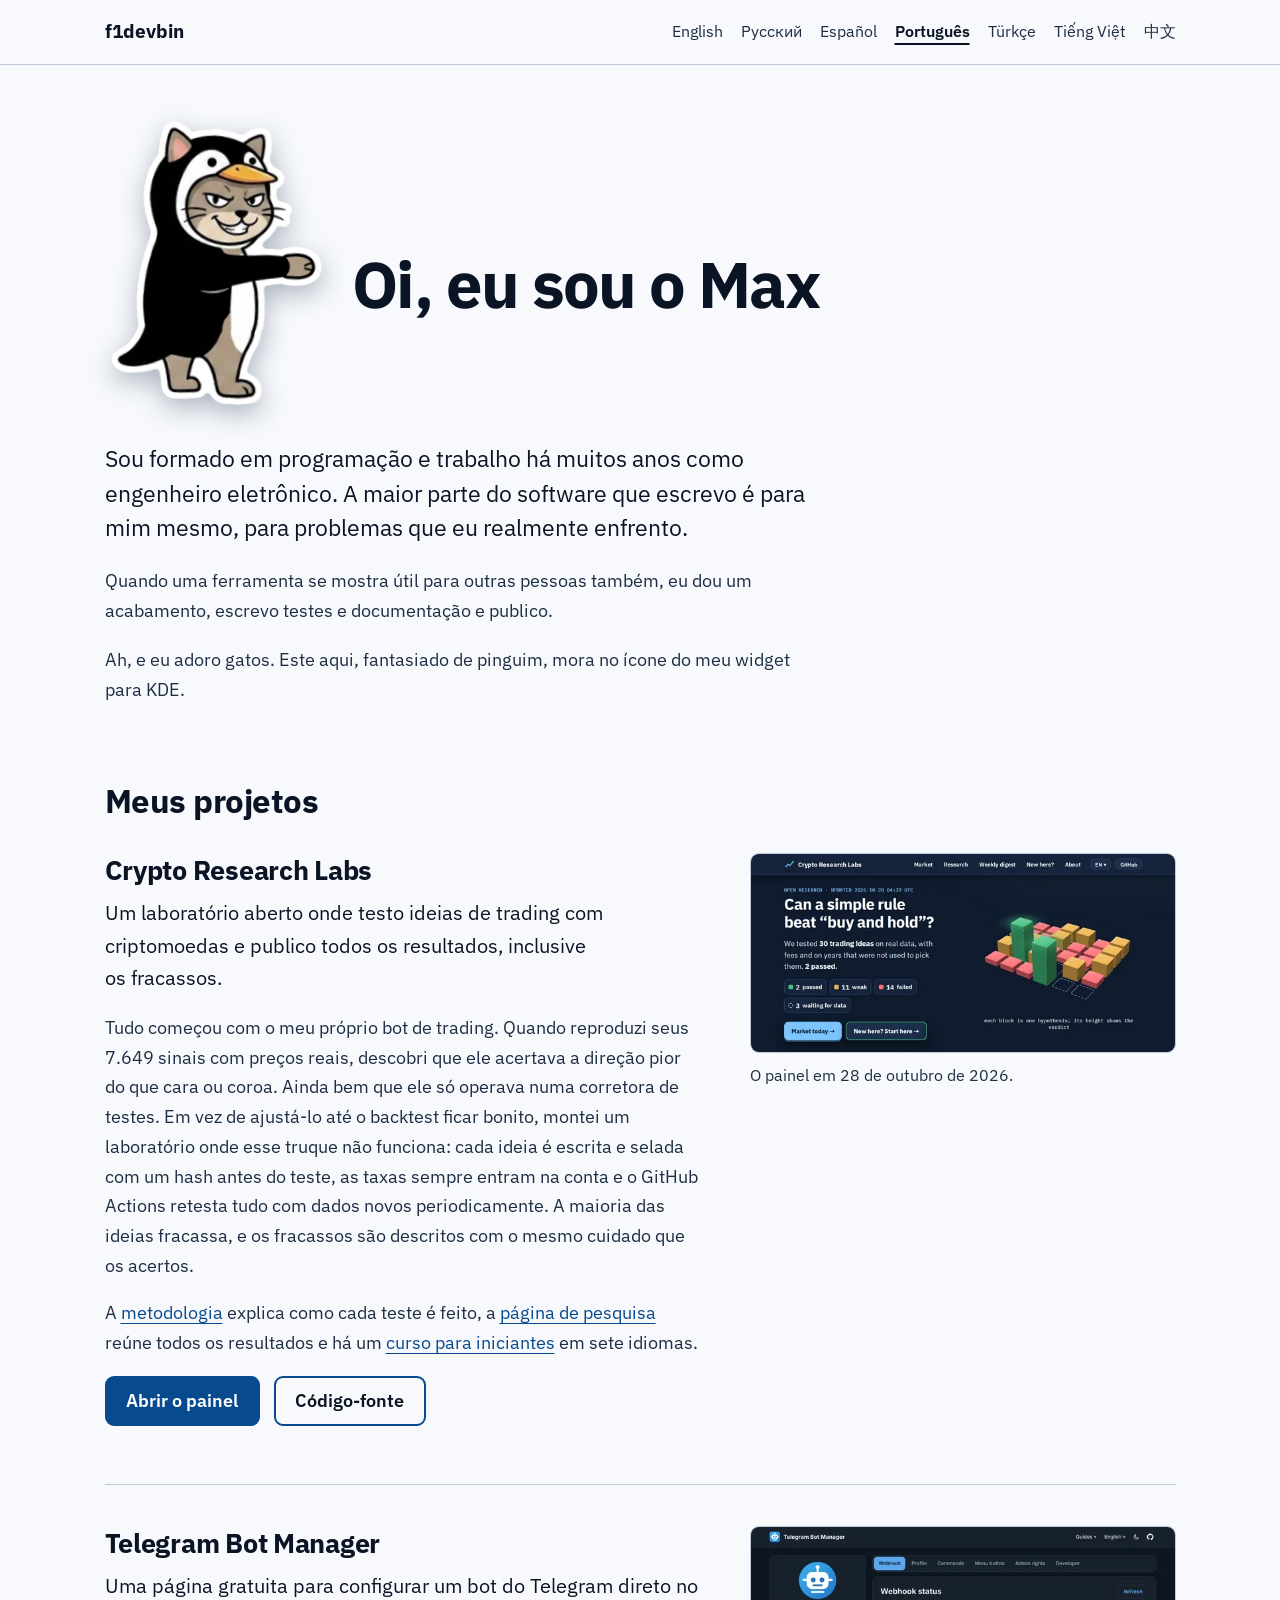
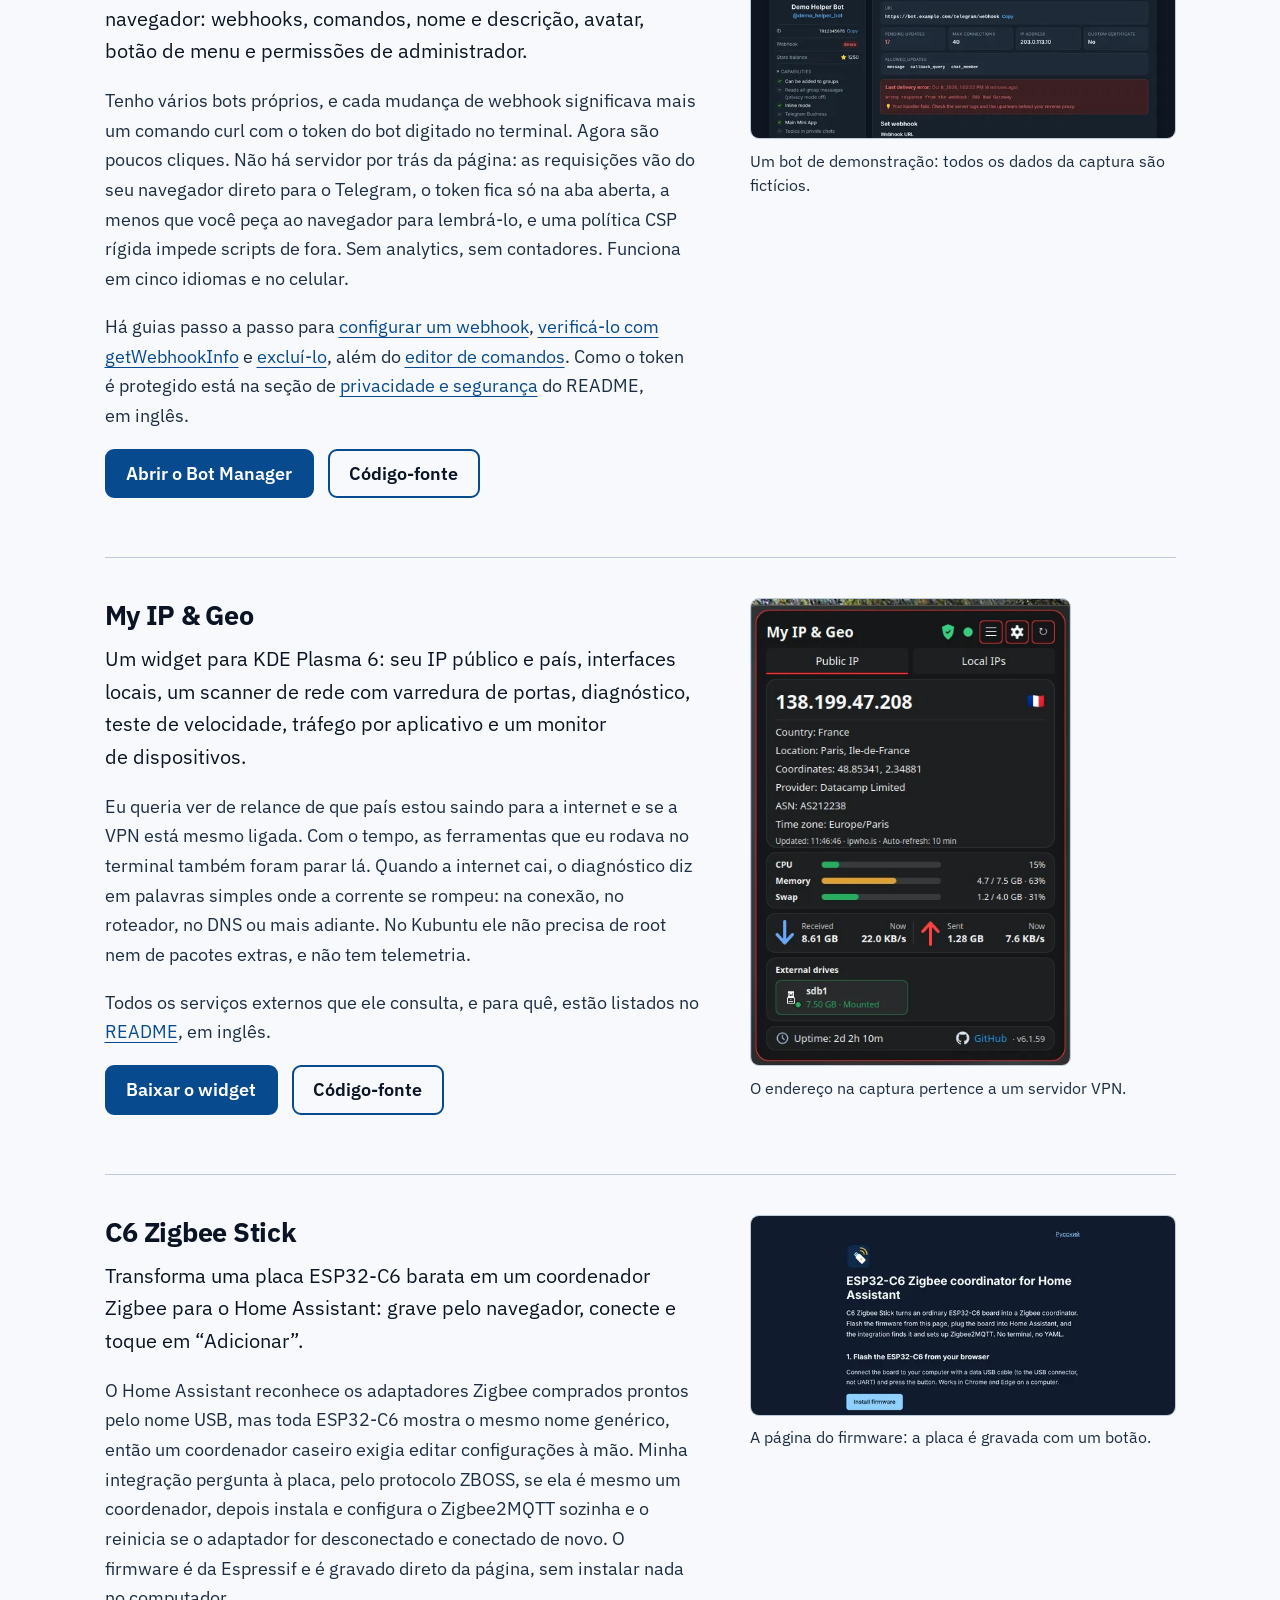
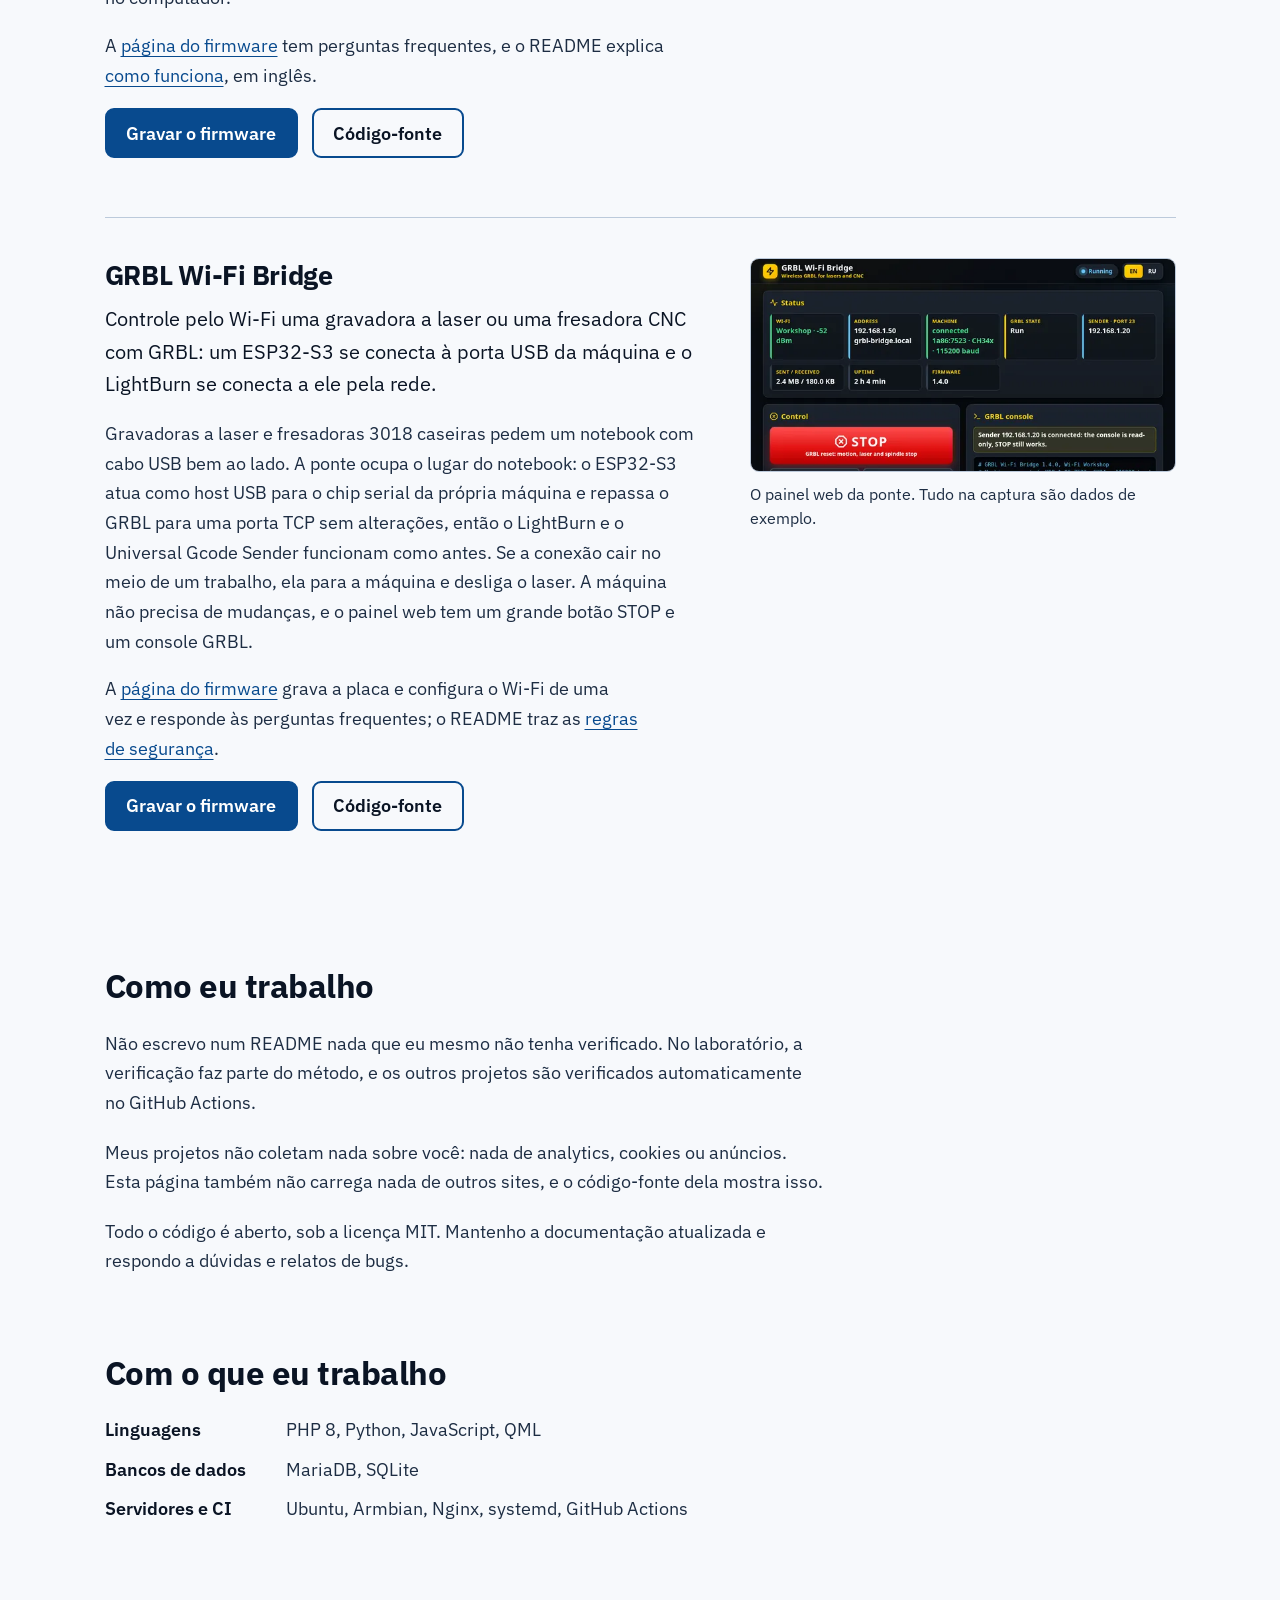
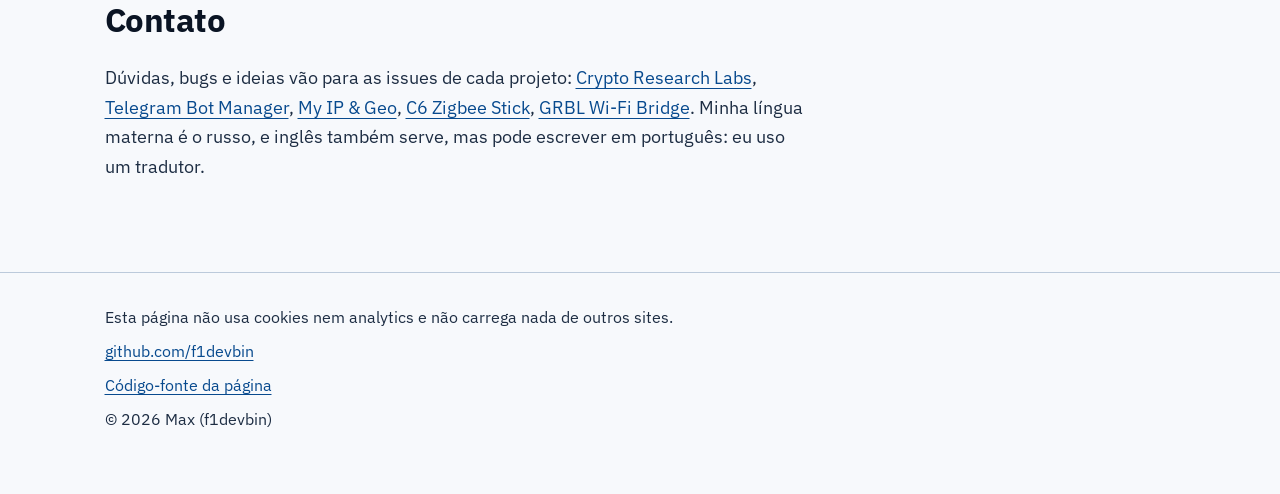
<file: pt/index.html>
<!doctype html>
<html lang="pt-BR">
<head>
<meta charset="utf-8">
<meta name="viewport" content="width=device-width, initial-scale=1">
<meta http-equiv="Content-Security-Policy" content="default-src 'none'; style-src 'self'; font-src 'self'; img-src 'self'; connect-src 'self'; base-uri 'none'; form-action 'none'">
<title>Max (f1devbin): programador e engenheiro eletrônico</title>
<meta name="description" content="Max, programador e engenheiro eletrônico. Código aberto: laboratório de trading cripto, ferramentas para Telegram, widget para KDE Plasma 6 e coordenador Zigbee para Home Assistant.">
<link rel="canonical" href="https://f1devbin.github.io/pt/">
<link rel="alternate" hreflang="en" href="https://f1devbin.github.io/">
<link rel="alternate" hreflang="ru" href="https://f1devbin.github.io/ru/">
<link rel="alternate" hreflang="es" href="https://f1devbin.github.io/es/">
<link rel="alternate" hreflang="pt-BR" href="https://f1devbin.github.io/pt/">
<link rel="alternate" hreflang="tr" href="https://f1devbin.github.io/tr/">
<link rel="alternate" hreflang="vi" href="https://f1devbin.github.io/vi/">
<link rel="alternate" hreflang="zh-Hans" href="https://f1devbin.github.io/zh/">
<link rel="alternate" hreflang="x-default" href="https://f1devbin.github.io/">
<meta name="color-scheme" content="dark light">
<meta name="theme-color" content="#0f1b2d" media="(prefers-color-scheme: dark)">
<meta name="theme-color" content="#f7f9fc" media="(prefers-color-scheme: light)">
<link rel="icon" href="../favicon.ico" sizes="16x16 32x32 48x48">
<link rel="apple-touch-icon" href="../apple-touch-icon.png">
<link rel="preload" href="../assets/fonts/ibm-plex-sans-latin-400-normal.woff2" as="font" type="font/woff2" crossorigin>
<link rel="stylesheet" href="../assets/site.css?v=d6c48134">
<meta name="robots" content="index, follow, max-image-preview:large">
<meta name="yandex-verification" content="4f22505e8f5ccd1a">
<meta property="og:type" content="profile">
<meta property="og:site_name" content="f1devbin">
<meta property="og:title" content="Max (f1devbin): programador e engenheiro eletrônico">
<meta property="og:description" content="Max, programador e engenheiro eletrônico. Código aberto: laboratório de trading cripto, ferramentas para Telegram, widget para KDE Plasma 6 e coordenador Zigbee para Home Assistant.">
<meta property="og:url" content="https://f1devbin.github.io/pt/">
<meta property="og:locale" content="pt_BR">
<meta property="og:locale:alternate" content="en_US">
<meta property="og:locale:alternate" content="ru_RU">
<meta property="og:locale:alternate" content="es_ES">
<meta property="og:locale:alternate" content="tr_TR">
<meta property="og:locale:alternate" content="vi_VN">
<meta property="og:locale:alternate" content="zh_CN">
<meta property="og:image" content="https://f1devbin.github.io/assets/og/pt.png">
<meta property="og:image:width" content="1200">
<meta property="og:image:height" content="630">
<meta property="og:image:alt" content="Oi, eu sou o Max. Programador e engenheiro eletrônico.">
<meta property="profile:username" content="f1devbin">
<meta name="twitter:card" content="summary_large_image">
<script type="application/ld+json">[{"@context": "https://schema.org", "@type": "ProfilePage", "url": "https://f1devbin.github.io/pt/", "name": "Max (f1devbin): programador e engenheiro eletrônico", "inLanguage": "pt-BR", "dateModified": "2026-11-20T18:18:11+00:00", "mainEntity": {"@type": "Person", "@id": "https://f1devbin.github.io/#max", "name": "Max", "alternateName": "f1devbin", "url": "https://f1devbin.github.io/", "jobTitle": "Engenheiro eletrônico", "description": "Sou formado em programação e trabalho há muitos anos como engenheiro eletrônico. A maior parte do software que escrevo é para mim mesmo, para problemas que eu realmente enfrento. Quando uma ferramenta se mostra útil para outras pessoas também, eu dou um acabamento, escrevo testes e documentação e publico.", "knowsLanguage": ["ru", "en"], "knowsAbout": ["Electronics", "PHP", "Python", "Telegram Bot API", "KDE Plasma", "Linux servers", "Backtesting"], "sameAs": ["https://github.com/f1devbin"]}}, {"@context": "https://schema.org", "@type": "ItemList", "itemListElement": [{"@type": "ListItem", "position": 1, "item": {"@type": "Dataset", "name": "Crypto Research Labs", "url": "https://f1devbin.github.io/Crypto-Research-Labs/pt/", "description": "Um laboratório aberto onde testo ideias de trading com criptomoedas e publico todos os resultados, inclusive os fracassos. Tudo começou com o meu próprio bot de trading. Quando reproduzi seus 7.649 sinais com preços reais, descobri que ele acertava a direção pior do que cara ou coroa. Ainda bem que ele só operava numa corretora de testes. Em vez de ajustá-lo até o backtest ficar bonito, montei um laboratório onde esse truque não funciona: cada ideia é escrita e selada com um hash antes do teste, as taxas sempre entram na conta e o GitHub Actions retesta tudo com dados novos periodicamente. A maioria das ideias fracassa, e os fracassos são descritos com o mesmo cuidado que os acertos.", "creator": {"@id": "https://f1devbin.github.io/#max"}, "license": "https://opensource.org/licenses/MIT", "isAccessibleForFree": true, "sameAs": "https://github.com/f1devbin/Crypto-Research-Labs"}}, {"@type": "ListItem", "position": 2, "item": {"@type": "SoftwareSourceCode", "name": "Telegram Bot Manager", "url": "https://f1devbin.github.io/telegram-bot-manager/pt/", "description": "Uma página gratuita para configurar um bot do Telegram direto no navegador: webhooks, comandos, nome e descrição, avatar, botão de menu e permissões de administrador.", "codeRepository": "https://github.com/f1devbin/telegram-bot-manager", "programmingLanguage": "JavaScript", "license": "https://opensource.org/licenses/MIT", "author": {"@id": "https://f1devbin.github.io/#max"}}}, {"@type": "ListItem", "position": 3, "item": {"@type": "SoftwareSourceCode", "name": "My IP & Geo", "url": "https://github.com/f1devbin/my-ip-geo-plasma6", "description": "Um widget para KDE Plasma 6: seu IP público e país, interfaces locais, um scanner de rede com varredura de portas, diagnóstico, teste de velocidade, tráfego por aplicativo e um monitor de dispositivos.", "codeRepository": "https://github.com/f1devbin/my-ip-geo-plasma6", "programmingLanguage": ["QML", "JavaScript"], "runtimePlatform": "KDE Plasma 6", "license": "https://opensource.org/licenses/MIT", "author": {"@id": "https://f1devbin.github.io/#max"}}}, {"@type": "ListItem", "position": 4, "item": {"@type": "SoftwareSourceCode", "name": "C6 Zigbee Stick", "url": "https://f1devbin.github.io/c6-zigbee-stick/", "description": "Transforma uma placa ESP32-C6 barata em um coordenador Zigbee para o Home Assistant: grave pelo navegador, conecte e toque em “Adicionar”.", "codeRepository": "https://github.com/f1devbin/c6-zigbee-stick", "programmingLanguage": "Python", "runtimePlatform": "Home Assistant", "license": "https://opensource.org/licenses/MIT", "author": {"@id": "https://f1devbin.github.io/#max"}}}, {"@type": "ListItem", "position": 5, "item": {"@type": "SoftwareSourceCode", "name": "GRBL Wi-Fi Bridge", "url": "https://f1devbin.github.io/grbl-wifi-bridge/", "description": "Controle pelo Wi-Fi uma gravadora a laser ou uma fresadora CNC com GRBL: um ESP32-S3 se conecta à porta USB da máquina e o LightBurn se conecta a ele pela rede.", "codeRepository": "https://github.com/f1devbin/grbl-wifi-bridge", "programmingLanguage": ["C", "JavaScript"], "runtimePlatform": "ESP32-S3", "license": "https://opensource.org/licenses/MIT", "author": {"@id": "https://f1devbin.github.io/#max"}}}]}]</script>
</head>
<body>
<a class="skip" href="#main">Pular para o conteúdo</a>
<header class="top"><div class="wrap">
<a class="brand" href="./">f1devbin</a>
<nav aria-label="Idioma"><ul class="langs"><li><a href="../" hreflang="en" lang="en">English</a></li><li><a href="../ru/" hreflang="ru" lang="ru">Русский</a></li><li><a href="../es/" hreflang="es" lang="es">Español</a></li><li><a href="../pt/" hreflang="pt-BR" lang="pt-BR" aria-current="page">Português</a></li><li><a href="../tr/" hreflang="tr" lang="tr">Türkçe</a></li><li><a href="../vi/" hreflang="vi" lang="vi">Tiếng Việt</a></li><li><a href="../zh/" hreflang="zh-Hans" lang="zh-Hans">中文</a></li></ul></nav>
</div></header>
<main id="main" class="wrap">
<section class="hero" aria-labelledby="hi">
<div class="hello"><img class="cat" src="../assets/cat.webp" srcset="../assets/cat-240.webp 240w, ../assets/cat.webp 384w" sizes="(max-width: 380px) 106px, (max-width: 760px) 124px, 216px" width="384" height="511" alt="Um gato de desenho animado fantasiado de pinguim apontando para a saudação" fetchpriority="high"><h1 id="hi">Oi, eu sou o Max</h1></div>
<div class="intro">
<p class="lead">Sou formado em programação e trabalho há muitos anos como engenheiro eletrônico. A maior parte do software que escrevo é para mim mesmo, para problemas que eu realmente enfrento.</p>
<p>Quando uma ferramenta se mostra útil para outras pessoas também, eu dou um acabamento, escrevo testes e documentação e publico.</p>
<p>Ah, e eu adoro gatos. Este aqui, fantasiado de pinguim, mora no ícone do meu widget para KDE.</p>
</div>
</section>
<section aria-labelledby="projects">
<h2 id="projects">Meus projetos</h2>
<div class="projects">
<article class="project" id="crl" aria-labelledby="crl-h">
<div>
<h3 id="crl-h">Crypto Research Labs</h3>
<p class="what">Um laboratório aberto onde testo ideias de trading com criptomoedas e publico todos os resultados, inclusive os fracassos.</p>
<p>Tudo começou com o meu próprio bot de trading. Quando reproduzi seus 7.649 sinais com preços reais, descobri que ele acertava a direção pior do que cara ou coroa. Ainda bem que ele só operava numa corretora de testes. Em vez de ajustá-lo até o backtest ficar bonito, montei um laboratório onde esse truque não funciona: cada ideia é escrita e selada com um hash antes do teste, as taxas sempre entram na conta e o GitHub Actions retesta tudo com dados novos periodicamente. A maioria das ideias fracassa, e os fracassos são descritos com o mesmo cuidado que os acertos.</p>
<p>A <a href="https://f1devbin.github.io/Crypto-Research-Labs/pt/about.html#methodology">metodologia</a> explica como cada teste é feito, a <a href="https://f1devbin.github.io/Crypto-Research-Labs/pt/research.html#all">página de pesquisa</a> reúne todos os resultados e há um <a href="https://f1devbin.github.io/Crypto-Research-Labs/pt/course.html">curso para iniciantes</a> em sete idiomas.</p>
<p class="actions"><a class="btn primary" href="https://f1devbin.github.io/Crypto-Research-Labs/pt/">Abrir o painel</a> <a class="btn" href="https://github.com/f1devbin/Crypto-Research-Labs">Código-fonte</a></p>
</div>
<figure class="shot"><img src="../assets/crl-1280.webp" srcset="../assets/crl-640.webp 640w, ../assets/crl-960.webp 960w, ../assets/crl-1280.webp 1280w" sizes="(max-width: 760px) calc(100vw - 40px), 400px" width="1280" height="600" alt="Painel do Crypto Research Labs: 30 ideias de trading testadas, 2 aprovadas" loading="lazy" decoding="async"><figcaption>O painel em 28 de outubro de 2026.</figcaption></figure>
</article>
<article class="project" id="tbm" aria-labelledby="tbm-h">
<div>
<h3 id="tbm-h">Telegram Bot Manager</h3>
<p class="what">Uma página gratuita para configurar um bot do Telegram direto no navegador: webhooks, comandos, nome e descrição, avatar, botão de menu e permissões de administrador.</p>
<p>Tenho vários bots próprios, e cada mudança de webhook significava mais um comando curl com o token do bot digitado no terminal. Agora são poucos cliques. Não há servidor por trás da página: as requisições vão do seu navegador direto para o Telegram, o token fica só na aba aberta, a menos que você peça ao navegador para lembrá-lo, e uma política CSP rígida impede scripts de fora. Sem analytics, sem contadores. Funciona em cinco idiomas e no celular.</p>
<p>Há guias passo a passo para <a href="https://f1devbin.github.io/telegram-bot-manager/pt/set-webhook/">configurar um webhook</a>, <a href="https://f1devbin.github.io/telegram-bot-manager/pt/webhook-info/">verificá-lo com getWebhookInfo</a> e <a href="https://f1devbin.github.io/telegram-bot-manager/pt/delete-webhook/">excluí-lo</a>, além do <a href="https://f1devbin.github.io/telegram-bot-manager/pt/bot-commands/">editor de comandos</a>. Como o token é protegido está na seção de <a href="https://github.com/f1devbin/telegram-bot-manager#privacy-and-security">privacidade e segurança</a> do README, em inglês.</p>
<p class="actions"><a class="btn primary" href="https://f1devbin.github.io/telegram-bot-manager/pt/">Abrir o Bot Manager</a> <a class="btn" href="https://github.com/f1devbin/telegram-bot-manager">Código-fonte</a></p>
</div>
<figure class="shot"><img src="../assets/tbm-1280.webp" srcset="../assets/tbm-640.webp 640w, ../assets/tbm-960.webp 960w, ../assets/tbm-1280.webp 1280w" sizes="(max-width: 760px) calc(100vw - 40px), 400px" width="1280" height="640" alt="Telegram Bot Manager: status do webhook de um bot de demonstração com o último erro de entrega" loading="lazy" decoding="async"><figcaption>Um bot de demonstração: todos os dados da captura são fictícios.</figcaption></figure>
</article>
<article class="project" id="myip" aria-labelledby="myip-h">
<div>
<h3 id="myip-h">My IP &amp; Geo</h3>
<p class="what">Um widget para KDE Plasma 6: seu IP público e país, interfaces locais, um scanner de rede com varredura de portas, diagnóstico, teste de velocidade, tráfego por aplicativo e um monitor de dispositivos.</p>
<p>Eu queria ver de relance de que país estou saindo para a internet e se a VPN está mesmo ligada. Com o tempo, as ferramentas que eu rodava no terminal também foram parar lá. Quando a internet cai, o diagnóstico diz em palavras simples onde a corrente se rompeu: na conexão, no roteador, no DNS ou mais adiante. No Kubuntu ele não precisa de root nem de pacotes extras, e não tem telemetria.</p>
<p>Todos os serviços externos que ele consulta, e para quê, estão listados no <a href="https://github.com/f1devbin/my-ip-geo-plasma6#network-access-and-privacy">README</a>, em inglês.</p>
<p class="actions"><a class="btn primary" href="https://github.com/f1devbin/my-ip-geo-plasma6/releases/latest">Baixar o widget</a> <a class="btn" href="https://github.com/f1devbin/my-ip-geo-plasma6">Código-fonte</a></p>
</div>
<figure class="shot tall"><img src="../assets/myip.webp" width="416" height="607" alt="Widget My IP &amp; Geo: IP público, localização, provedor, carga do sistema e tráfego" loading="lazy" decoding="async"><figcaption>O endereço na captura pertence a um servidor VPN.</figcaption></figure>
</article>
<article class="project" id="c6" aria-labelledby="c6-h">
<div>
<h3 id="c6-h">C6 Zigbee Stick</h3>
<p class="what">Transforma uma placa ESP32-C6 barata em um coordenador Zigbee para o Home Assistant: grave pelo navegador, conecte e toque em “Adicionar”.</p>
<p>O Home Assistant reconhece os adaptadores Zigbee comprados prontos pelo nome USB, mas toda ESP32-C6 mostra o mesmo nome genérico, então um coordenador caseiro exigia editar configurações à mão. Minha integração pergunta à placa, pelo protocolo ZBOSS, se ela é mesmo um coordenador, depois instala e configura o Zigbee2MQTT sozinha e o reinicia se o adaptador for desconectado e conectado de novo. O firmware é da Espressif e é gravado direto da página, sem instalar nada no computador.</p>
<p>A <a href="https://f1devbin.github.io/c6-zigbee-stick/">página do firmware</a> tem perguntas frequentes, e o README explica <a href="https://github.com/f1devbin/c6-zigbee-stick#how-it-works">como funciona</a>, em inglês.</p>
<p class="actions"><a class="btn primary" href="https://f1devbin.github.io/c6-zigbee-stick/">Gravar o firmware</a> <a class="btn" href="https://github.com/f1devbin/c6-zigbee-stick">Código-fonte</a></p>
</div>
<figure class="shot"><img src="../assets/c6-1280.webp" srcset="../assets/c6-640.webp 640w, ../assets/c6-960.webp 960w, ../assets/c6-1280.webp 1280w" sizes="(max-width: 760px) calc(100vw - 40px), 400px" width="1280" height="600" alt="Página do firmware do C6 Zigbee Stick com o botão de instalação" loading="lazy" decoding="async"><figcaption>A página do firmware: a placa é gravada com um botão.</figcaption></figure>
</article>
<article class="project" id="grbl" aria-labelledby="grbl-h">
<div>
<h3 id="grbl-h">GRBL Wi-Fi Bridge</h3>
<p class="what">Controle pelo Wi-Fi uma gravadora a laser ou uma fresadora CNC com GRBL: um ESP32-S3 se conecta à porta USB da máquina e o LightBurn se conecta a ele pela rede.</p>
<p>Gravadoras a laser e fresadoras 3018 caseiras pedem um notebook com cabo USB bem ao lado. A ponte ocupa o lugar do notebook: o ESP32-S3 atua como host USB para o chip serial da própria máquina e repassa o GRBL para uma porta TCP sem alterações, então o LightBurn e o Universal Gcode Sender funcionam como antes. Se a conexão cair no meio de um trabalho, ela para a máquina e desliga o laser. A máquina não precisa de mudanças, e o painel web tem um grande botão STOP e um console GRBL.</p>
<p>A <a href="https://f1devbin.github.io/grbl-wifi-bridge/">página do firmware</a> grava a placa e configura o Wi-Fi de uma vez e responde às perguntas frequentes; o README traz as <a href="https://github.com/f1devbin/grbl-wifi-bridge#safety-notes">regras de segurança</a>.</p>
<p class="actions"><a class="btn primary" href="https://f1devbin.github.io/grbl-wifi-bridge/">Gravar o firmware</a> <a class="btn" href="https://github.com/f1devbin/grbl-wifi-bridge">Código-fonte</a></p>
</div>
<figure class="shot"><img src="../assets/grbl-1280.webp" srcset="../assets/grbl-640.webp 640w, ../assets/grbl-960.webp 960w, ../assets/grbl-1280.webp 1280w" sizes="(max-width: 760px) calc(100vw - 40px), 400px" width="1280" height="640" alt="Painel web do GRBL Wi-Fi Bridge: estado da máquina, botão STOP e console GRBL" loading="lazy" decoding="async"><figcaption>O painel web da ponte. Tudo na captura são dados de exemplo.</figcaption></figure>
</article>
</div>
</section>
<section aria-labelledby="how">
<h2 id="how">Como eu trabalho</h2>
<div class="prose">
<p>Não escrevo num README nada que eu mesmo não tenha verificado. No laboratório, a verificação faz parte do método, e os outros projetos são verificados automaticamente no GitHub Actions.</p>
<p>Meus projetos não coletam nada sobre você: nada de analytics, cookies ou anúncios. Esta página também não carrega nada de outros sites, e o código-fonte dela mostra isso.</p>
<p>Todo o código é aberto, sob a licença MIT. Mantenho a documentação atualizada e respondo a dúvidas e relatos de bugs.</p>
</div>
</section>
<section aria-labelledby="stack">
<h2 id="stack">Com o que eu trabalho</h2>
<dl class="stack">
<dt>Linguagens</dt><dd>PHP 8, Python, JavaScript, QML</dd>
<dt>Bancos de dados</dt><dd>MariaDB, SQLite</dd>
<dt>Servidores e CI</dt><dd>Ubuntu, Armbian, Nginx, systemd, GitHub Actions</dd>
</dl>
</section>
<section aria-labelledby="contact">
<h2 id="contact">Contato</h2>
<div class="prose">
<p>Dúvidas, bugs e ideias vão para as issues de cada projeto: <a href="https://github.com/f1devbin/Crypto-Research-Labs/issues">Crypto Research Labs</a>, <a href="https://github.com/f1devbin/telegram-bot-manager/issues">Telegram Bot Manager</a>, <a href="https://github.com/f1devbin/my-ip-geo-plasma6/issues">My IP &amp; Geo</a>, <a href="https://github.com/f1devbin/c6-zigbee-stick/issues">C6 Zigbee Stick</a>, <a href="https://github.com/f1devbin/grbl-wifi-bridge/issues">GRBL Wi-Fi Bridge</a>. Minha língua materna é o russo, e inglês também serve, mas pode escrever em português: eu uso um tradutor.</p>
</div>
</section>
</main>
<footer><div class="wrap">
<p>Esta página não usa cookies nem analytics e não carrega nada de outros sites.</p>
<p><a href="https://github.com/f1devbin">github.com/f1devbin</a></p>
<p><a href="https://github.com/f1devbin/f1devbin.github.io">Código-fonte da página</a></p>
<p>© 2026 Max (f1devbin)</p>
</div></footer>
</body>
</html>
</file>
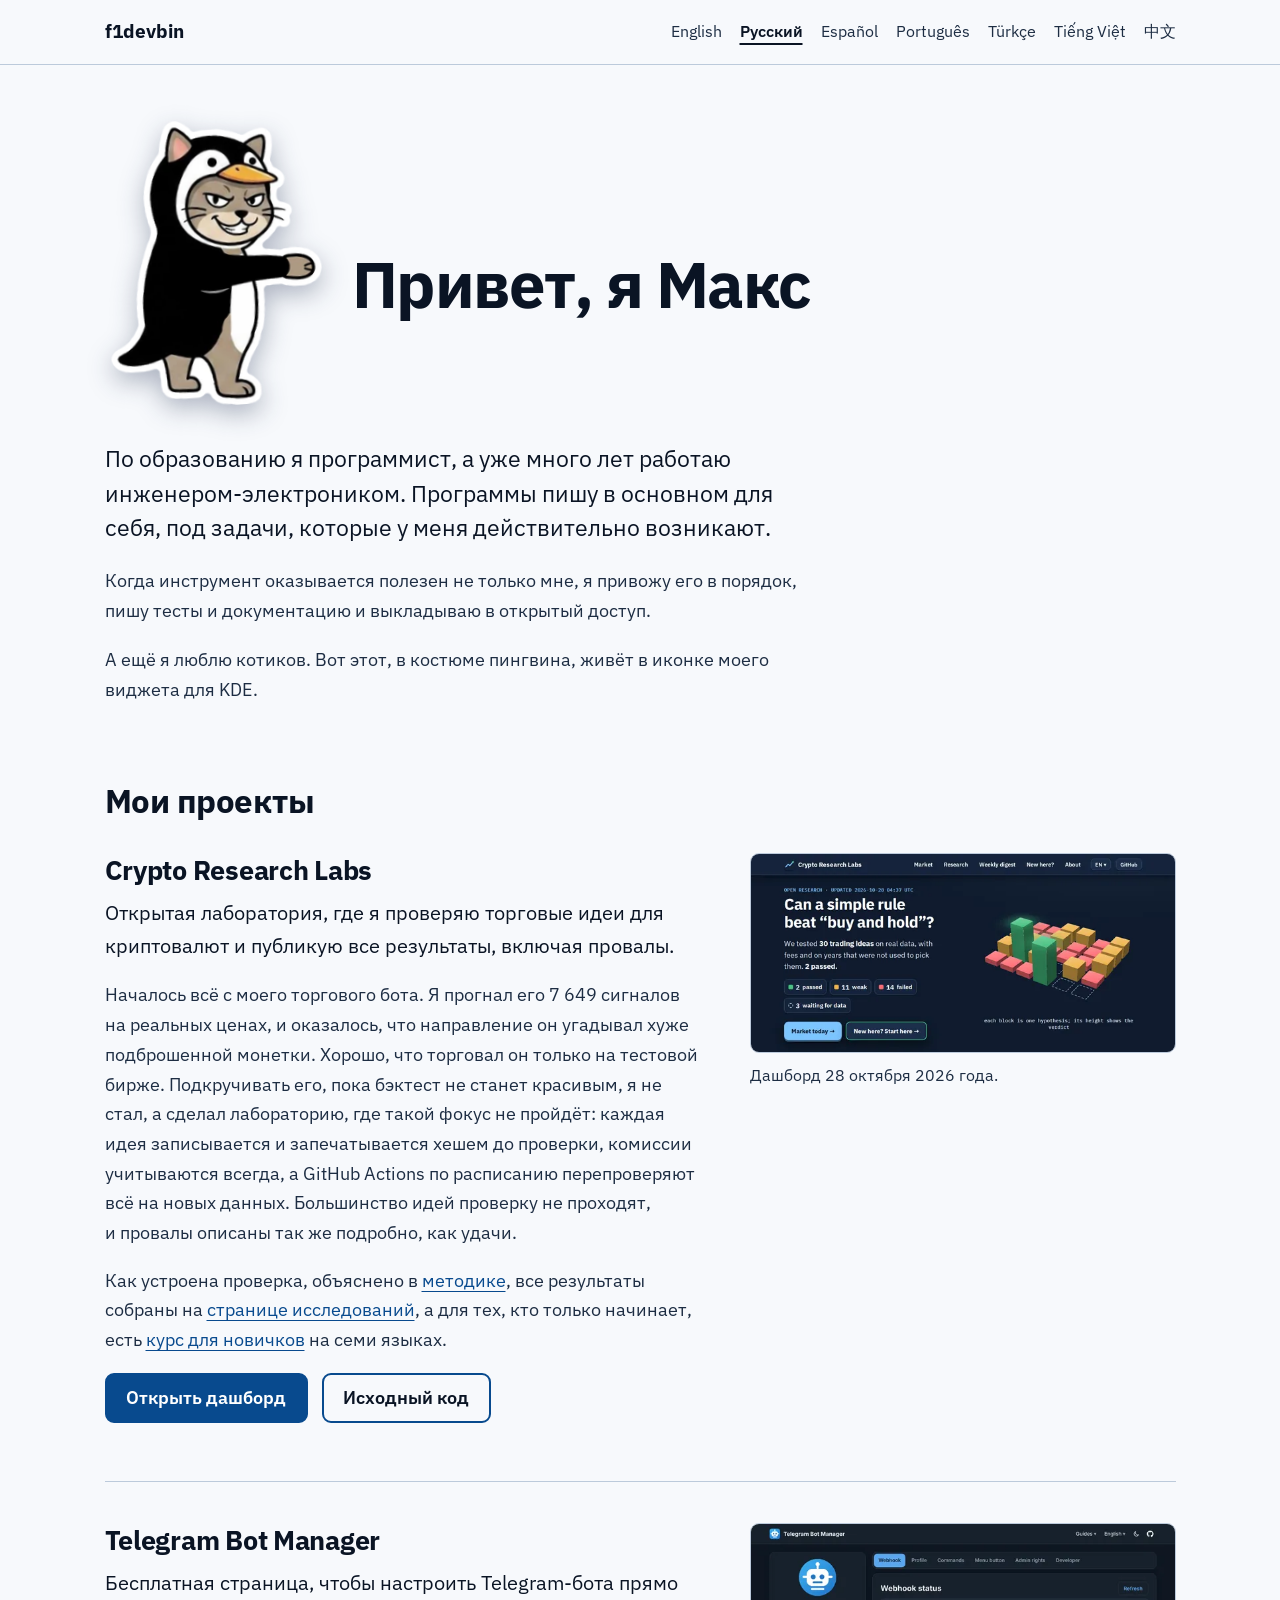
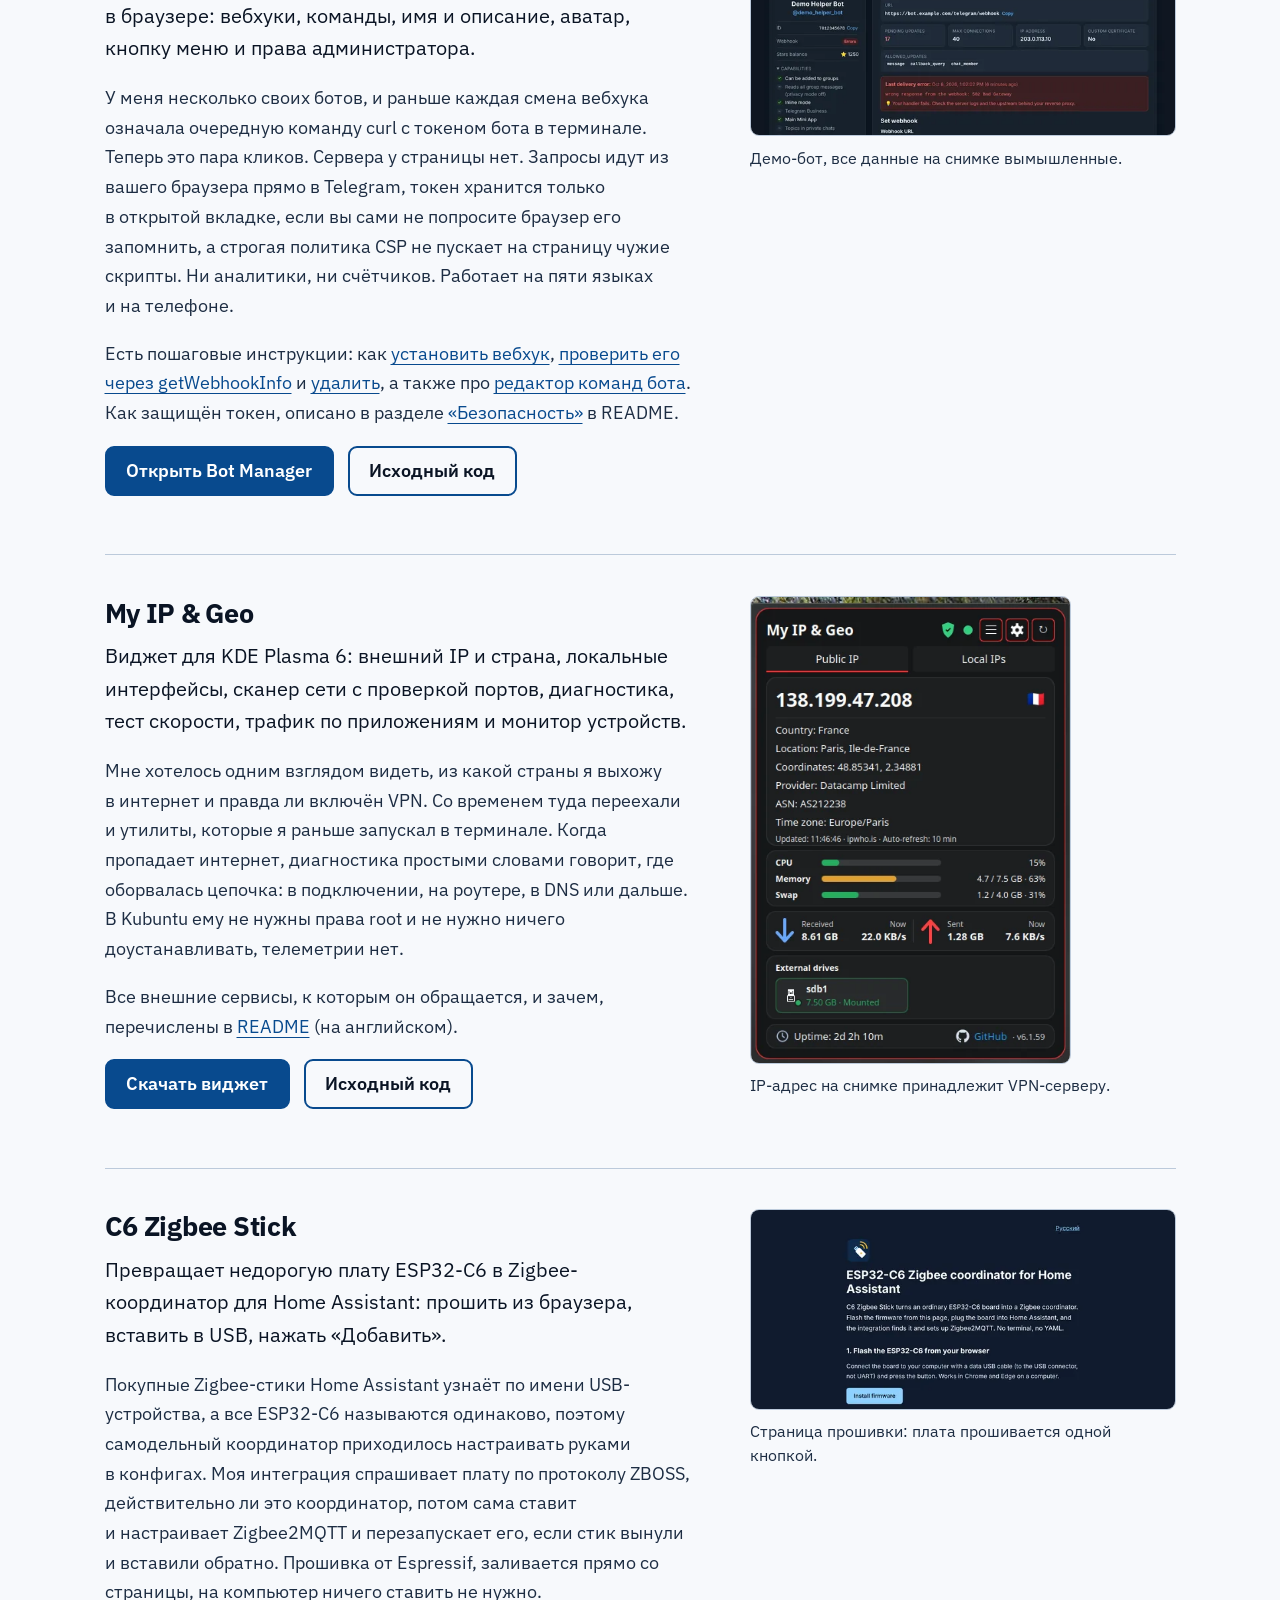
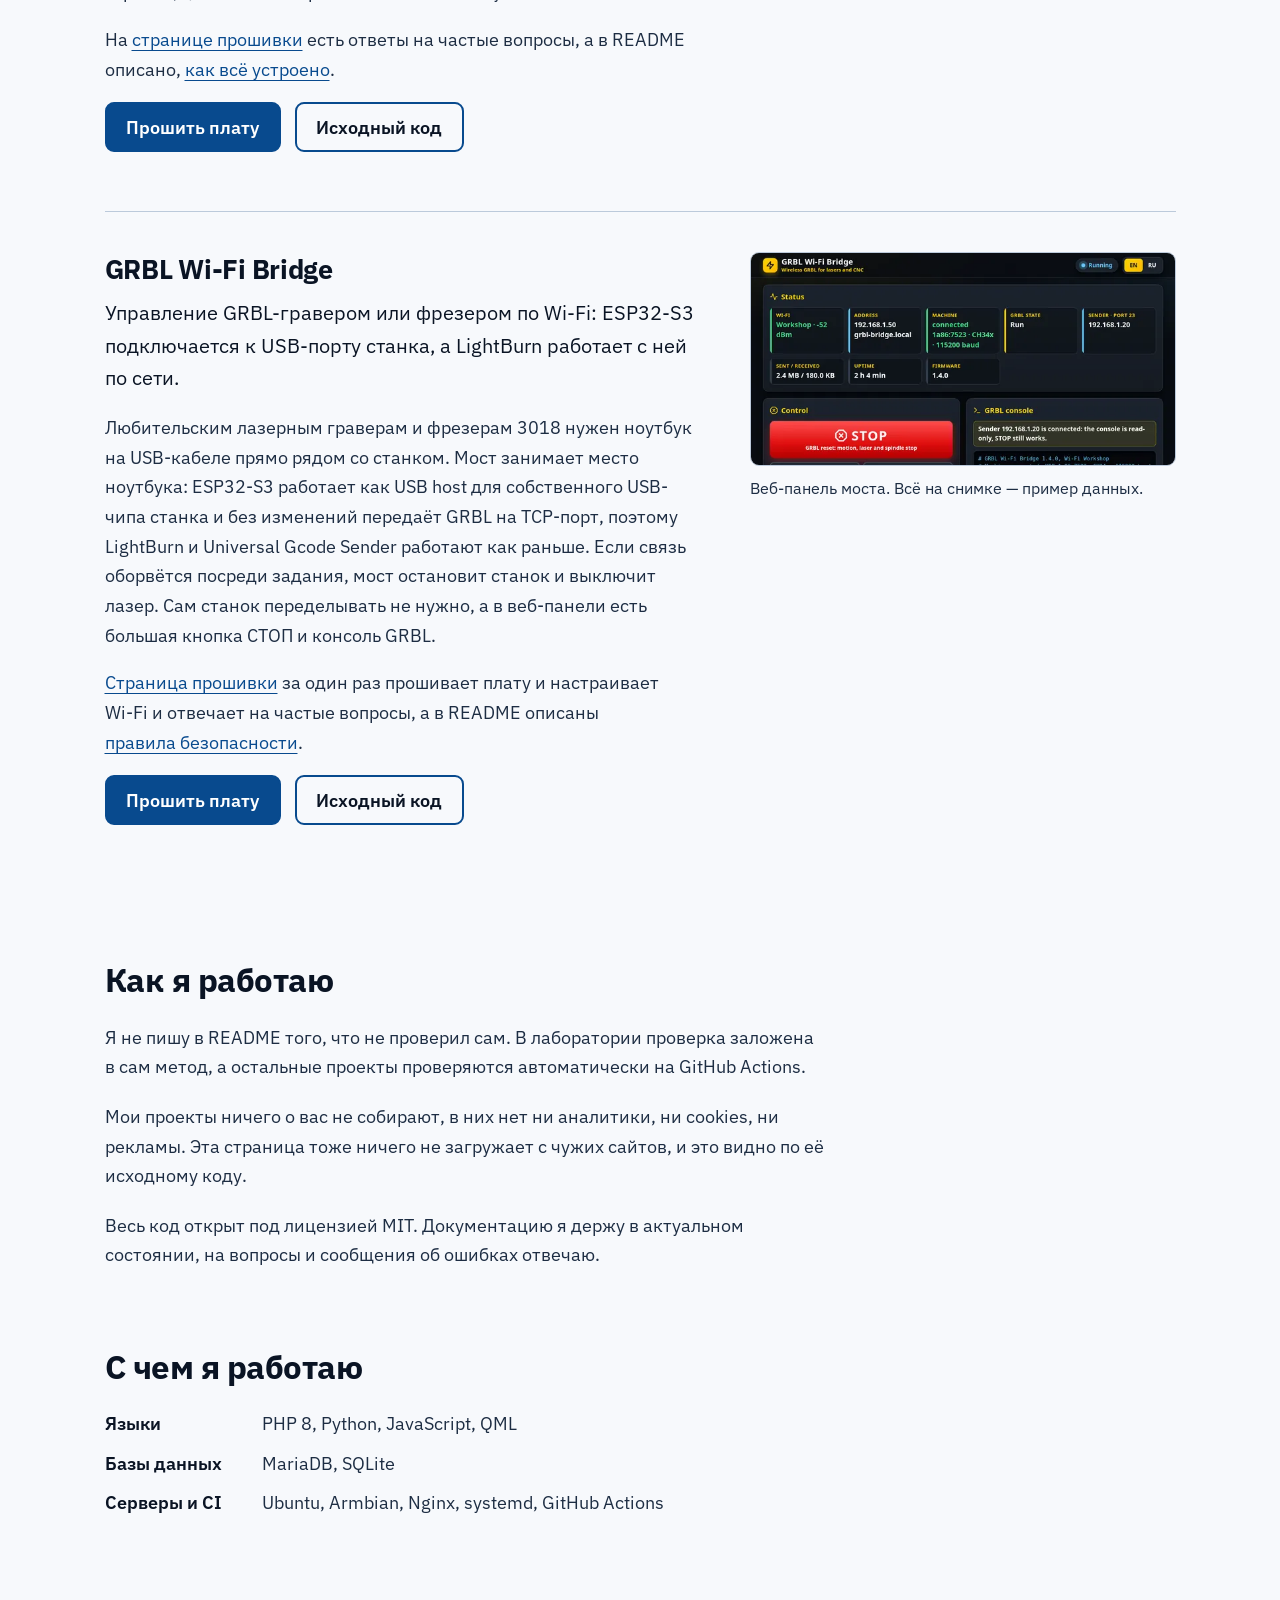
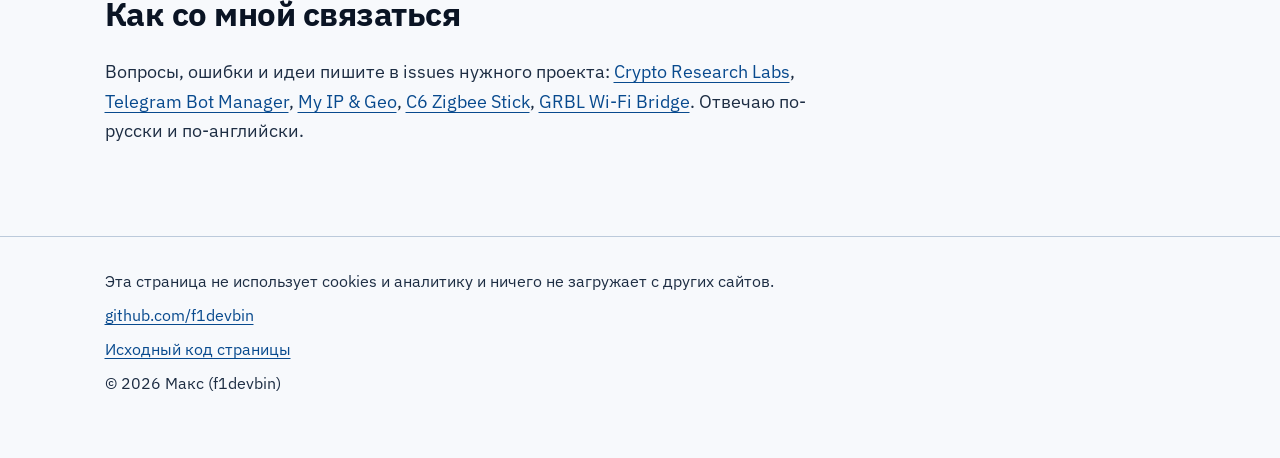
<file: ru/index.html>
<!doctype html>
<html lang="ru">
<head>
<meta charset="utf-8">
<meta name="viewport" content="width=device-width, initial-scale=1">
<meta http-equiv="Content-Security-Policy" content="default-src 'none'; style-src 'self'; font-src 'self'; img-src 'self'; connect-src 'self'; base-uri 'none'; form-action 'none'">
<title>Макс (f1devbin): программист и инженер-электроник</title>
<meta name="description" content="Макс, программист и инженер-электроник. Открытые проекты: проверка торговых идей, инструменты для Telegram, виджет KDE Plasma 6, Zigbee-координатор для Home Assistant.">
<link rel="canonical" href="https://f1devbin.github.io/ru/">
<link rel="alternate" hreflang="en" href="https://f1devbin.github.io/">
<link rel="alternate" hreflang="ru" href="https://f1devbin.github.io/ru/">
<link rel="alternate" hreflang="es" href="https://f1devbin.github.io/es/">
<link rel="alternate" hreflang="pt-BR" href="https://f1devbin.github.io/pt/">
<link rel="alternate" hreflang="tr" href="https://f1devbin.github.io/tr/">
<link rel="alternate" hreflang="vi" href="https://f1devbin.github.io/vi/">
<link rel="alternate" hreflang="zh-Hans" href="https://f1devbin.github.io/zh/">
<link rel="alternate" hreflang="x-default" href="https://f1devbin.github.io/">
<meta name="color-scheme" content="dark light">
<meta name="theme-color" content="#0f1b2d" media="(prefers-color-scheme: dark)">
<meta name="theme-color" content="#f7f9fc" media="(prefers-color-scheme: light)">
<link rel="icon" href="../favicon.ico" sizes="16x16 32x32 48x48">
<link rel="apple-touch-icon" href="../apple-touch-icon.png">
<link rel="preload" href="../assets/fonts/ibm-plex-sans-cyrillic-400-normal.woff2" as="font" type="font/woff2" crossorigin>
<link rel="stylesheet" href="../assets/site.css?v=d6c48134">
<meta name="robots" content="index, follow, max-image-preview:large">
<meta name="yandex-verification" content="4f22505e8f5ccd1a">
<meta property="og:type" content="profile">
<meta property="og:site_name" content="f1devbin">
<meta property="og:title" content="Макс (f1devbin): программист и инженер-электроник">
<meta property="og:description" content="Макс, программист и инженер-электроник. Открытые проекты: проверка торговых идей, инструменты для Telegram, виджет KDE Plasma 6, Zigbee-координатор для Home Assistant.">
<meta property="og:url" content="https://f1devbin.github.io/ru/">
<meta property="og:locale" content="ru_RU">
<meta property="og:locale:alternate" content="en_US">
<meta property="og:locale:alternate" content="es_ES">
<meta property="og:locale:alternate" content="pt_BR">
<meta property="og:locale:alternate" content="tr_TR">
<meta property="og:locale:alternate" content="vi_VN">
<meta property="og:locale:alternate" content="zh_CN">
<meta property="og:image" content="https://f1devbin.github.io/assets/og/ru.png">
<meta property="og:image:width" content="1200">
<meta property="og:image:height" content="630">
<meta property="og:image:alt" content="Привет, я Макс. Программист и инженер-электроник.">
<meta property="profile:username" content="f1devbin">
<meta name="twitter:card" content="summary_large_image">
<script type="application/ld+json">[{"@context": "https://schema.org", "@type": "ProfilePage", "url": "https://f1devbin.github.io/ru/", "name": "Макс (f1devbin): программист и инженер-электроник", "inLanguage": "ru", "dateModified": "2026-11-20T18:18:11+00:00", "mainEntity": {"@type": "Person", "@id": "https://f1devbin.github.io/#max", "name": "Max", "alternateName": "f1devbin", "url": "https://f1devbin.github.io/", "jobTitle": "Инженер-электроник", "description": "По образованию я программист, а уже много лет работаю инженером-электроником. Программы пишу в основном для себя, под задачи, которые у меня действительно возникают. Когда инструмент оказывается полезен не только мне, я привожу его в порядок, пишу тесты и документацию и выкладываю в открытый доступ.", "knowsLanguage": ["ru", "en"], "knowsAbout": ["Electronics", "PHP", "Python", "Telegram Bot API", "KDE Plasma", "Linux servers", "Backtesting"], "sameAs": ["https://github.com/f1devbin"]}}, {"@context": "https://schema.org", "@type": "ItemList", "itemListElement": [{"@type": "ListItem", "position": 1, "item": {"@type": "Dataset", "name": "Crypto Research Labs", "url": "https://f1devbin.github.io/Crypto-Research-Labs/ru/", "description": "Открытая лаборатория, где я проверяю торговые идеи для криптовалют и публикую все результаты, включая провалы. Началось всё с моего торгового бота. Я прогнал его 7 649 сигналов на реальных ценах, и оказалось, что направление он угадывал хуже подброшенной монетки. Хорошо, что торговал он только на тестовой бирже. Подкручивать его, пока бэктест не станет красивым, я не стал, а сделал лабораторию, где такой фокус не пройдёт: каждая идея записывается и запечатывается хешем до проверки, комиссии учитываются всегда, а GitHub Actions по расписанию перепроверяют всё на новых данных. Большинство идей проверку не проходят, и провалы описаны так же подробно, как удачи.", "creator": {"@id": "https://f1devbin.github.io/#max"}, "license": "https://opensource.org/licenses/MIT", "isAccessibleForFree": true, "sameAs": "https://github.com/f1devbin/Crypto-Research-Labs"}}, {"@type": "ListItem", "position": 2, "item": {"@type": "SoftwareSourceCode", "name": "Telegram Bot Manager", "url": "https://f1devbin.github.io/telegram-bot-manager/ru/", "description": "Бесплатная страница, чтобы настроить Telegram-бота прямо в браузере: вебхуки, команды, имя и описание, аватар, кнопку меню и права администратора.", "codeRepository": "https://github.com/f1devbin/telegram-bot-manager", "programmingLanguage": "JavaScript", "license": "https://opensource.org/licenses/MIT", "author": {"@id": "https://f1devbin.github.io/#max"}}}, {"@type": "ListItem", "position": 3, "item": {"@type": "SoftwareSourceCode", "name": "My IP & Geo", "url": "https://github.com/f1devbin/my-ip-geo-plasma6", "description": "Виджет для KDE Plasma 6: внешний IP и страна, локальные интерфейсы, сканер сети с проверкой портов, диагностика, тест скорости, трафик по приложениям и монитор устройств.", "codeRepository": "https://github.com/f1devbin/my-ip-geo-plasma6", "programmingLanguage": ["QML", "JavaScript"], "runtimePlatform": "KDE Plasma 6", "license": "https://opensource.org/licenses/MIT", "author": {"@id": "https://f1devbin.github.io/#max"}}}, {"@type": "ListItem", "position": 4, "item": {"@type": "SoftwareSourceCode", "name": "C6 Zigbee Stick", "url": "https://f1devbin.github.io/c6-zigbee-stick/ru/", "description": "Превращает недорогую плату ESP32-C6 в Zigbee-координатор для Home Assistant: прошить из браузера, вставить в USB, нажать «Добавить».", "codeRepository": "https://github.com/f1devbin/c6-zigbee-stick", "programmingLanguage": "Python", "runtimePlatform": "Home Assistant", "license": "https://opensource.org/licenses/MIT", "author": {"@id": "https://f1devbin.github.io/#max"}}}, {"@type": "ListItem", "position": 5, "item": {"@type": "SoftwareSourceCode", "name": "GRBL Wi-Fi Bridge", "url": "https://f1devbin.github.io/grbl-wifi-bridge/ru/", "description": "Управление GRBL-гравером или фрезером по Wi-Fi: ESP32-S3 подключается к USB-порту станка, а LightBurn работает с ней по сети.", "codeRepository": "https://github.com/f1devbin/grbl-wifi-bridge", "programmingLanguage": ["C", "JavaScript"], "runtimePlatform": "ESP32-S3", "license": "https://opensource.org/licenses/MIT", "author": {"@id": "https://f1devbin.github.io/#max"}}}]}]</script>
</head>
<body>
<a class="skip" href="#main">Перейти к содержимому</a>
<header class="top"><div class="wrap">
<a class="brand" href="./">f1devbin</a>
<nav aria-label="Язык"><ul class="langs"><li><a href="../" hreflang="en" lang="en">English</a></li><li><a href="../ru/" hreflang="ru" lang="ru" aria-current="page">Русский</a></li><li><a href="../es/" hreflang="es" lang="es">Español</a></li><li><a href="../pt/" hreflang="pt-BR" lang="pt-BR">Português</a></li><li><a href="../tr/" hreflang="tr" lang="tr">Türkçe</a></li><li><a href="../vi/" hreflang="vi" lang="vi">Tiếng Việt</a></li><li><a href="../zh/" hreflang="zh-Hans" lang="zh-Hans">中文</a></li></ul></nav>
</div></header>
<main id="main" class="wrap">
<section class="hero" aria-labelledby="hi">
<div class="hello"><img class="cat" src="../assets/cat.webp" srcset="../assets/cat-240.webp 240w, ../assets/cat.webp 384w" sizes="(max-width: 380px) 106px, (max-width: 760px) 124px, 216px" width="384" height="511" alt="Нарисованный кот в костюме пингвина показывает лапой на приветствие" fetchpriority="high"><h1 id="hi">Привет, я Макс</h1></div>
<div class="intro">
<p class="lead">По образованию я программист, а уже много лет работаю инженером-электроником. Программы пишу в основном для себя, под задачи, которые у меня действительно возникают.</p>
<p>Когда инструмент оказывается полезен не только мне, я привожу его в порядок, пишу тесты и документацию и выкладываю в открытый доступ.</p>
<p>А ещё я люблю котиков. Вот этот, в костюме пингвина, живёт в иконке моего виджета для KDE.</p>
</div>
</section>
<section aria-labelledby="projects">
<h2 id="projects">Мои проекты</h2>
<div class="projects">
<article class="project" id="crl" aria-labelledby="crl-h">
<div>
<h3 id="crl-h">Crypto Research Labs</h3>
<p class="what">Открытая лаборатория, где я проверяю торговые идеи для криптовалют и публикую все результаты, включая провалы.</p>
<p>Началось всё с моего торгового бота. Я прогнал его 7 649 сигналов на реальных ценах, и оказалось, что направление он угадывал хуже подброшенной монетки. Хорошо, что торговал он только на тестовой бирже. Подкручивать его, пока бэктест не станет красивым, я не стал, а сделал лабораторию, где такой фокус не пройдёт: каждая идея записывается и запечатывается хешем до проверки, комиссии учитываются всегда, а GitHub Actions по расписанию перепроверяют всё на новых данных. Большинство идей проверку не проходят, и провалы описаны так же подробно, как удачи.</p>
<p>Как устроена проверка, объяснено в <a href="https://f1devbin.github.io/Crypto-Research-Labs/ru/about.html#methodology">методике</a>, все результаты собраны на <a href="https://f1devbin.github.io/Crypto-Research-Labs/ru/research.html#all">странице исследований</a>, а для тех, кто только начинает, есть <a href="https://f1devbin.github.io/Crypto-Research-Labs/ru/course.html">курс для новичков</a> на семи языках.</p>
<p class="actions"><a class="btn primary" href="https://f1devbin.github.io/Crypto-Research-Labs/ru/">Открыть дашборд</a> <a class="btn" href="https://github.com/f1devbin/Crypto-Research-Labs">Исходный код</a></p>
</div>
<figure class="shot"><img src="../assets/crl-1280.webp" srcset="../assets/crl-640.webp 640w, ../assets/crl-960.webp 960w, ../assets/crl-1280.webp 1280w" sizes="(max-width: 760px) calc(100vw - 40px), 400px" width="1280" height="600" alt="Дашборд Crypto Research Labs: проверено 30 торговых идей, прошли 2" loading="lazy" decoding="async"><figcaption>Дашборд 28 октября 2026 года.</figcaption></figure>
</article>
<article class="project" id="tbm" aria-labelledby="tbm-h">
<div>
<h3 id="tbm-h">Telegram Bot Manager</h3>
<p class="what">Бесплатная страница, чтобы настроить Telegram-бота прямо в браузере: вебхуки, команды, имя и описание, аватар, кнопку меню и права администратора.</p>
<p>У меня несколько своих ботов, и раньше каждая смена вебхука означала очередную команду curl с токеном бота в терминале. Теперь это пара кликов. Сервера у страницы нет. Запросы идут из вашего браузера прямо в Telegram, токен хранится только в открытой вкладке, если вы сами не попросите браузер его запомнить, а строгая политика CSP не пускает на страницу чужие скрипты. Ни аналитики, ни счётчиков. Работает на пяти языках и на телефоне.</p>
<p>Есть пошаговые инструкции: как <a href="https://f1devbin.github.io/telegram-bot-manager/ru/set-webhook/">установить вебхук</a>, <a href="https://f1devbin.github.io/telegram-bot-manager/ru/webhook-info/">проверить его через getWebhookInfo</a> и <a href="https://f1devbin.github.io/telegram-bot-manager/ru/delete-webhook/">удалить</a>, а также про <a href="https://f1devbin.github.io/telegram-bot-manager/ru/bot-commands/">редактор команд бота</a>. Как защищён токен, описано в разделе <a href="https://github.com/f1devbin/telegram-bot-manager/blob/main/README.ru.md#безопасность">«Безопасность»</a> в README.</p>
<p class="actions"><a class="btn primary" href="https://f1devbin.github.io/telegram-bot-manager/ru/">Открыть Bot Manager</a> <a class="btn" href="https://github.com/f1devbin/telegram-bot-manager">Исходный код</a></p>
</div>
<figure class="shot"><img src="../assets/tbm-1280.webp" srcset="../assets/tbm-640.webp 640w, ../assets/tbm-960.webp 960w, ../assets/tbm-1280.webp 1280w" sizes="(max-width: 760px) calc(100vw - 40px), 400px" width="1280" height="640" alt="Telegram Bot Manager: состояние вебхука демо-бота и последняя ошибка доставки" loading="lazy" decoding="async"><figcaption>Демо-бот, все данные на снимке вымышленные.</figcaption></figure>
</article>
<article class="project" id="myip" aria-labelledby="myip-h">
<div>
<h3 id="myip-h">My IP &amp; Geo</h3>
<p class="what">Виджет для KDE Plasma 6: внешний IP и страна, локальные интерфейсы, сканер сети с проверкой портов, диагностика, тест скорости, трафик по приложениям и монитор устройств.</p>
<p>Мне хотелось одним взглядом видеть, из какой страны я выхожу в интернет и правда ли включён VPN. Со временем туда переехали и утилиты, которые я раньше запускал в терминале. Когда пропадает интернет, диагностика простыми словами говорит, где оборвалась цепочка: в подключении, на роутере, в DNS или дальше. В Kubuntu ему не нужны права root и не нужно ничего доустанавливать, телеметрии нет.</p>
<p>Все внешние сервисы, к которым он обращается, и зачем, перечислены в <a href="https://github.com/f1devbin/my-ip-geo-plasma6#network-access-and-privacy">README</a> (на английском).</p>
<p class="actions"><a class="btn primary" href="https://github.com/f1devbin/my-ip-geo-plasma6/releases/latest">Скачать виджет</a> <a class="btn" href="https://github.com/f1devbin/my-ip-geo-plasma6">Исходный код</a></p>
</div>
<figure class="shot tall"><img src="../assets/myip.webp" width="416" height="607" alt="Виджет My IP &amp; Geo: внешний IP, местоположение, провайдер, загрузка системы и трафик" loading="lazy" decoding="async"><figcaption>IP-адрес на снимке принадлежит VPN-серверу.</figcaption></figure>
</article>
<article class="project" id="c6" aria-labelledby="c6-h">
<div>
<h3 id="c6-h">C6 Zigbee Stick</h3>
<p class="what">Превращает недорогую плату ESP32-C6 в Zigbee-координатор для Home Assistant: прошить из браузера, вставить в USB, нажать «Добавить».</p>
<p>Покупные Zigbee-стики Home Assistant узнаёт по имени USB-устройства, а все ESP32-C6 называются одинаково, поэтому самодельный координатор приходилось настраивать руками в конфигах. Моя интеграция спрашивает плату по протоколу ZBOSS, действительно ли это координатор, потом сама ставит и настраивает Zigbee2MQTT и перезапускает его, если стик вынули и вставили обратно. Прошивка от Espressif, заливается прямо со страницы, на компьютер ничего ставить не нужно.</p>
<p>На <a href="https://f1devbin.github.io/c6-zigbee-stick/ru/">странице прошивки</a> есть ответы на частые вопросы, а в README описано, <a href="https://github.com/f1devbin/c6-zigbee-stick/blob/main/README.ru.md#как-это-устроено">как всё устроено</a>.</p>
<p class="actions"><a class="btn primary" href="https://f1devbin.github.io/c6-zigbee-stick/ru/">Прошить плату</a> <a class="btn" href="https://github.com/f1devbin/c6-zigbee-stick">Исходный код</a></p>
</div>
<figure class="shot"><img src="../assets/c6-1280.webp" srcset="../assets/c6-640.webp 640w, ../assets/c6-960.webp 960w, ../assets/c6-1280.webp 1280w" sizes="(max-width: 760px) calc(100vw - 40px), 400px" width="1280" height="600" alt="Страница прошивки C6 Zigbee Stick с кнопкой установки" loading="lazy" decoding="async"><figcaption>Страница прошивки: плата прошивается одной кнопкой.</figcaption></figure>
</article>
<article class="project" id="grbl" aria-labelledby="grbl-h">
<div>
<h3 id="grbl-h">GRBL Wi-Fi Bridge</h3>
<p class="what">Управление GRBL-гравером или фрезером по Wi-Fi: ESP32-S3 подключается к USB-порту станка, а LightBurn работает с ней по сети.</p>
<p>Любительским лазерным граверам и фрезерам 3018 нужен ноутбук на USB-кабеле прямо рядом со станком. Мост занимает место ноутбука: ESP32-S3 работает как USB host для собственного USB-чипа станка и без изменений передаёт GRBL на TCP-порт, поэтому LightBurn и Universal Gcode Sender работают как раньше. Если связь оборвётся посреди задания, мост остановит станок и выключит лазер. Сам станок переделывать не нужно, а в веб-панели есть большая кнопка СТОП и консоль GRBL.</p>
<p><a href="https://f1devbin.github.io/grbl-wifi-bridge/ru/">Страница прошивки</a> за один раз прошивает плату и настраивает Wi-Fi и отвечает на частые вопросы, а в README описаны <a href="https://github.com/f1devbin/grbl-wifi-bridge/blob/main/README.ru.md#безопасность">правила безопасности</a>.</p>
<p class="actions"><a class="btn primary" href="https://f1devbin.github.io/grbl-wifi-bridge/ru/">Прошить плату</a> <a class="btn" href="https://github.com/f1devbin/grbl-wifi-bridge">Исходный код</a></p>
</div>
<figure class="shot"><img src="../assets/grbl-1280.webp" srcset="../assets/grbl-640.webp 640w, ../assets/grbl-960.webp 960w, ../assets/grbl-1280.webp 1280w" sizes="(max-width: 760px) calc(100vw - 40px), 400px" width="1280" height="640" alt="Веб-панель GRBL Wi-Fi Bridge: состояние станка, кнопка СТОП и консоль GRBL" loading="lazy" decoding="async"><figcaption>Веб-панель моста. Всё на снимке — пример данных.</figcaption></figure>
</article>
</div>
</section>
<section aria-labelledby="how">
<h2 id="how">Как я работаю</h2>
<div class="prose">
<p>Я не пишу в README того, что не проверил сам. В лаборатории проверка заложена в сам метод, а остальные проекты проверяются автоматически на GitHub Actions.</p>
<p>Мои проекты ничего о вас не собирают, в них нет ни аналитики, ни cookies, ни рекламы. Эта страница тоже ничего не загружает с чужих сайтов, и это видно по её исходному коду.</p>
<p>Весь код открыт под лицензией MIT. Документацию я держу в актуальном состоянии, на вопросы и сообщения об ошибках отвечаю.</p>
</div>
</section>
<section aria-labelledby="stack">
<h2 id="stack">С чем я работаю</h2>
<dl class="stack">
<dt>Языки</dt><dd>PHP 8, Python, JavaScript, QML</dd>
<dt>Базы данных</dt><dd>MariaDB, SQLite</dd>
<dt>Серверы и CI</dt><dd>Ubuntu, Armbian, Nginx, systemd, GitHub Actions</dd>
</dl>
</section>
<section aria-labelledby="contact">
<h2 id="contact">Как со мной связаться</h2>
<div class="prose">
<p>Вопросы, ошибки и идеи пишите в issues нужного проекта: <a href="https://github.com/f1devbin/Crypto-Research-Labs/issues">Crypto Research Labs</a>, <a href="https://github.com/f1devbin/telegram-bot-manager/issues">Telegram Bot Manager</a>, <a href="https://github.com/f1devbin/my-ip-geo-plasma6/issues">My IP &amp; Geo</a>, <a href="https://github.com/f1devbin/c6-zigbee-stick/issues">C6 Zigbee Stick</a>, <a href="https://github.com/f1devbin/grbl-wifi-bridge/issues">GRBL Wi-Fi Bridge</a>. Отвечаю по-русски и по-английски.</p>
</div>
</section>
</main>
<footer><div class="wrap">
<p>Эта страница не использует cookies и аналитику и ничего не загружает с других сайтов.</p>
<p><a href="https://github.com/f1devbin">github.com/f1devbin</a></p>
<p><a href="https://github.com/f1devbin/f1devbin.github.io">Исходный код страницы</a></p>
<p>© 2026 Макс (f1devbin)</p>
</div></footer>
</body>
</html>
</file>
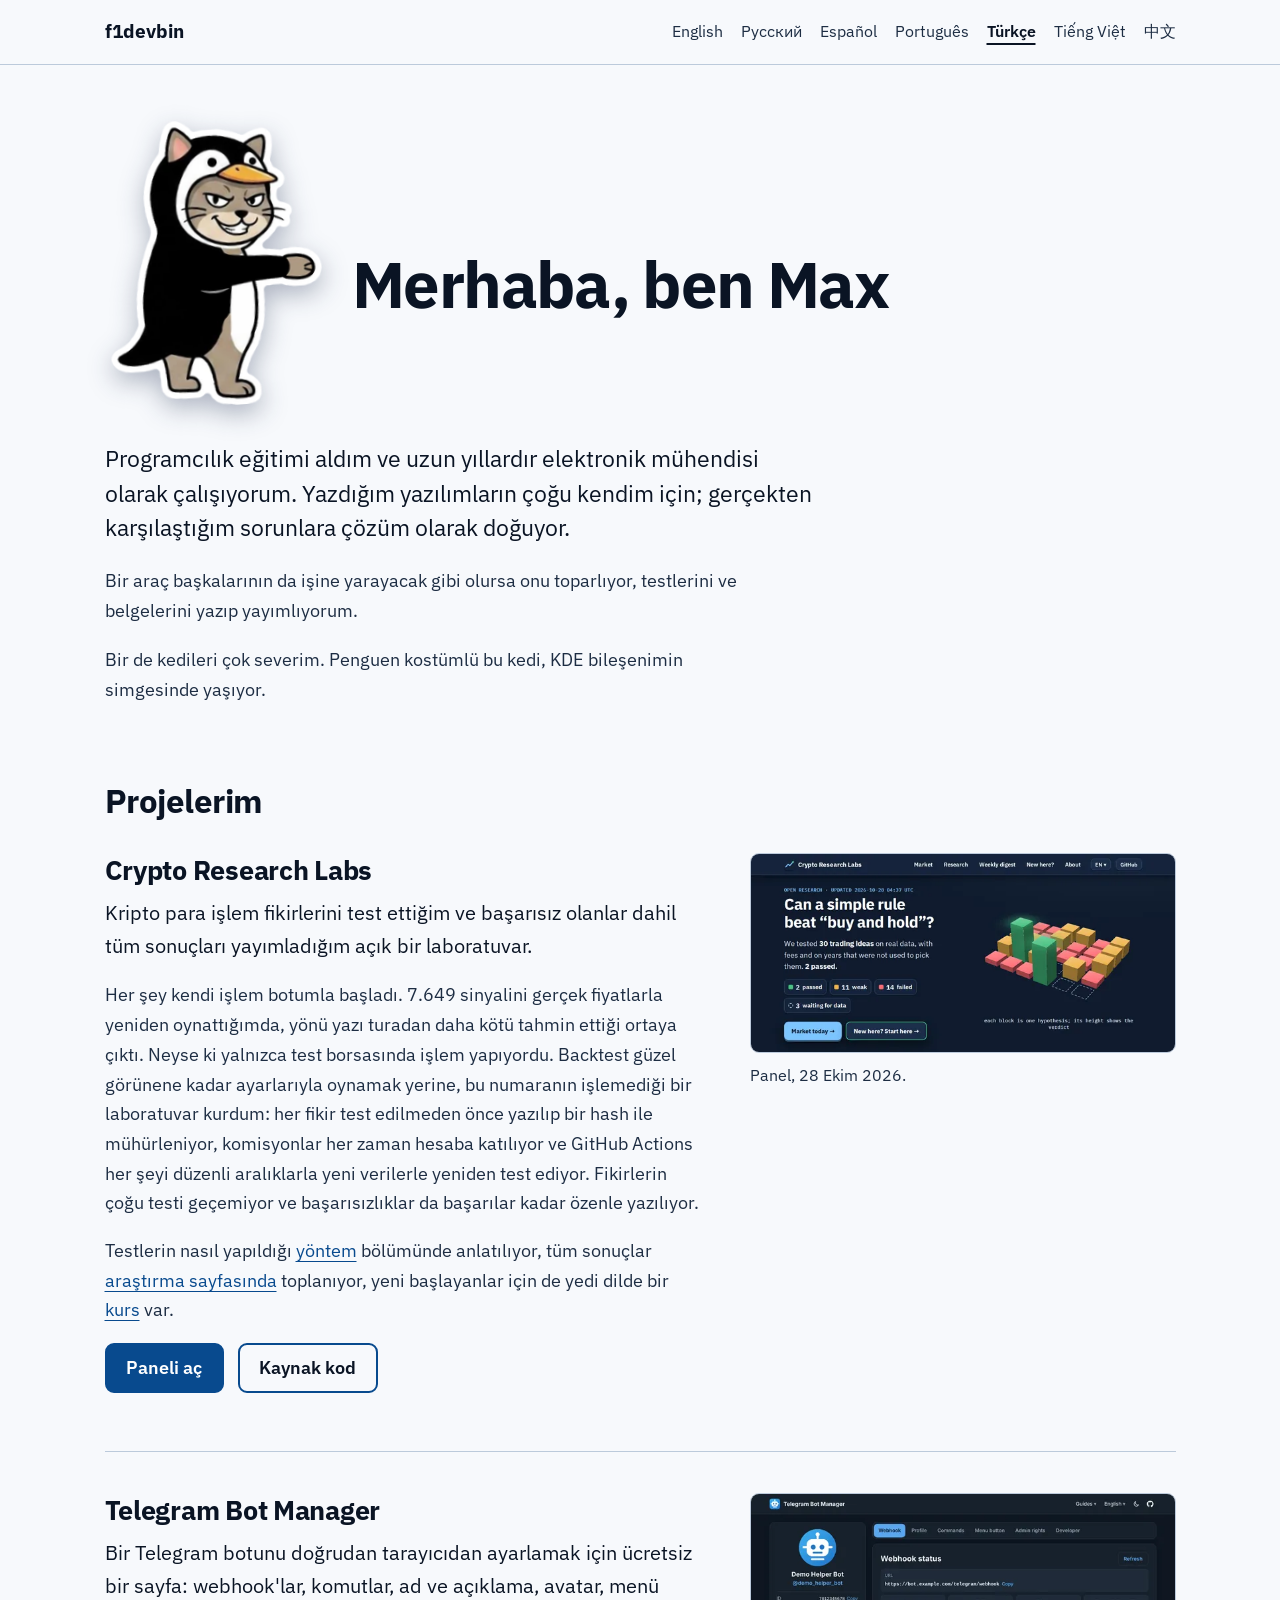
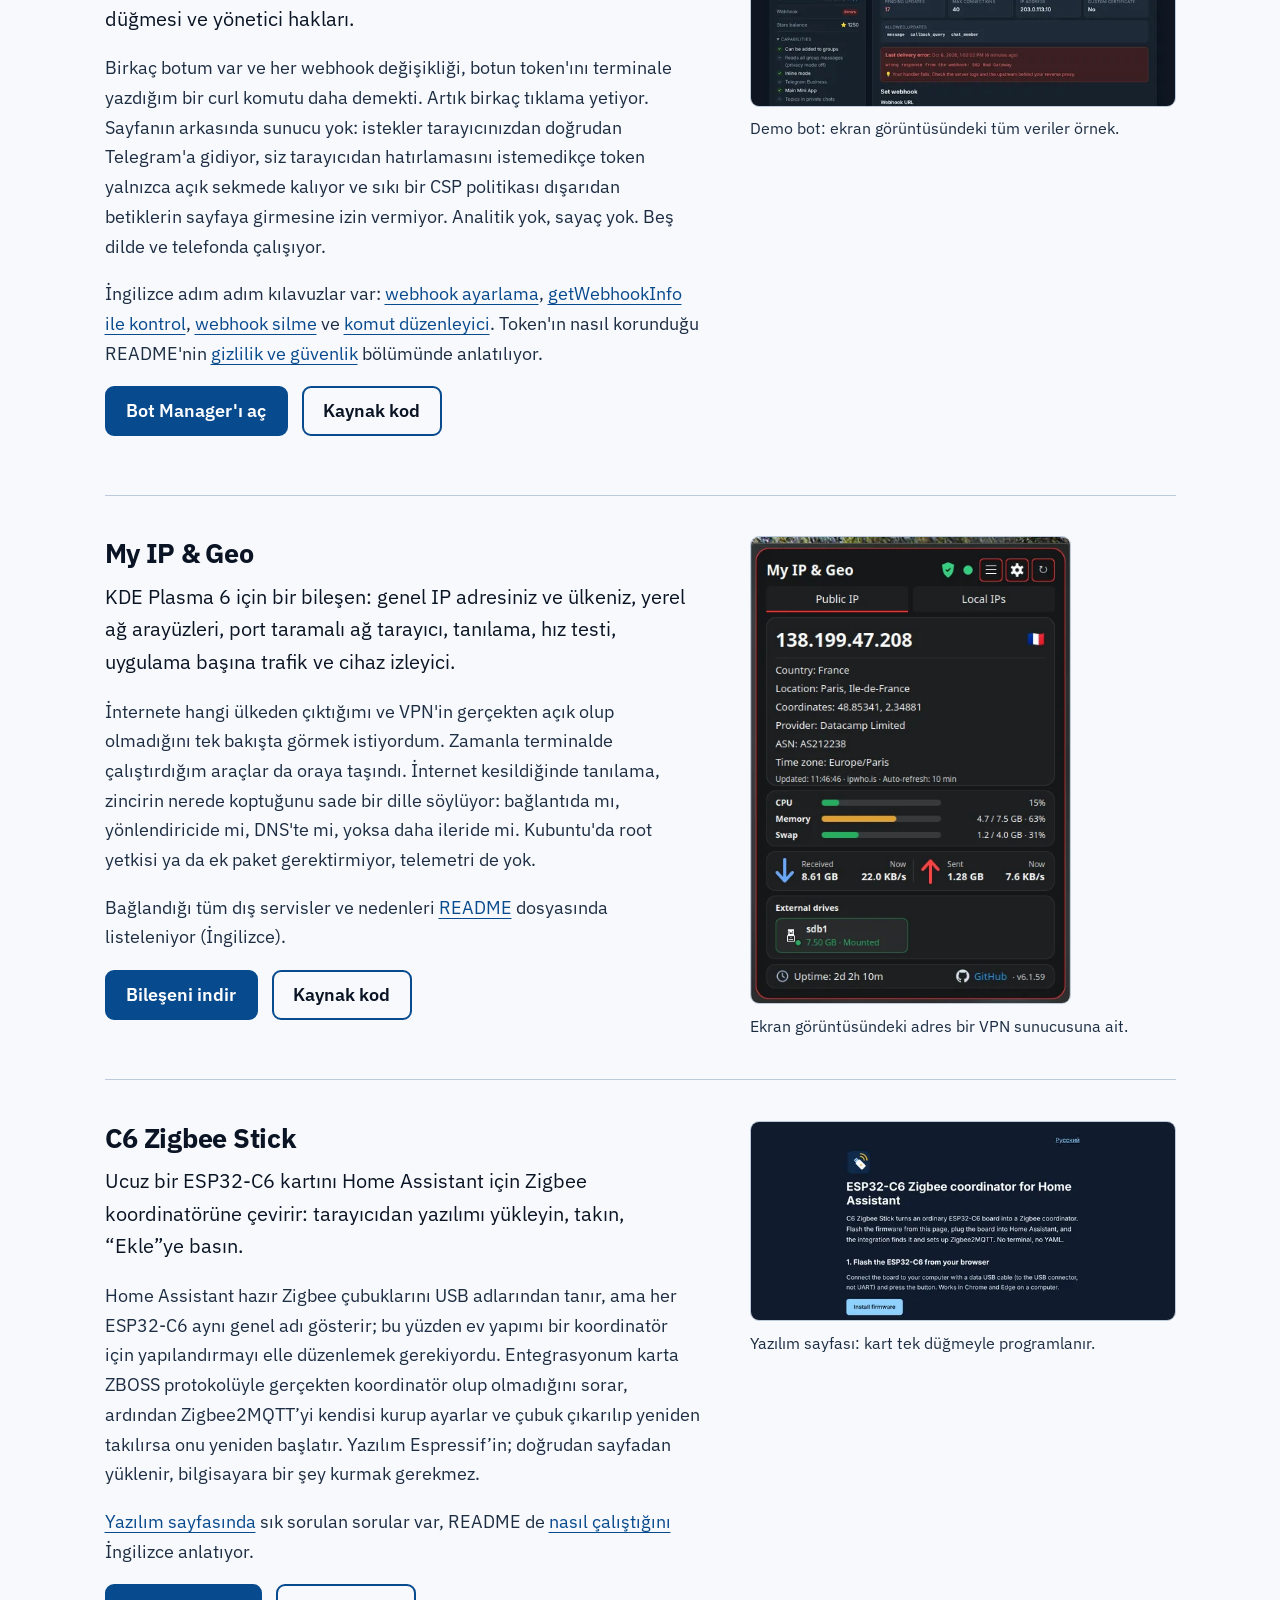
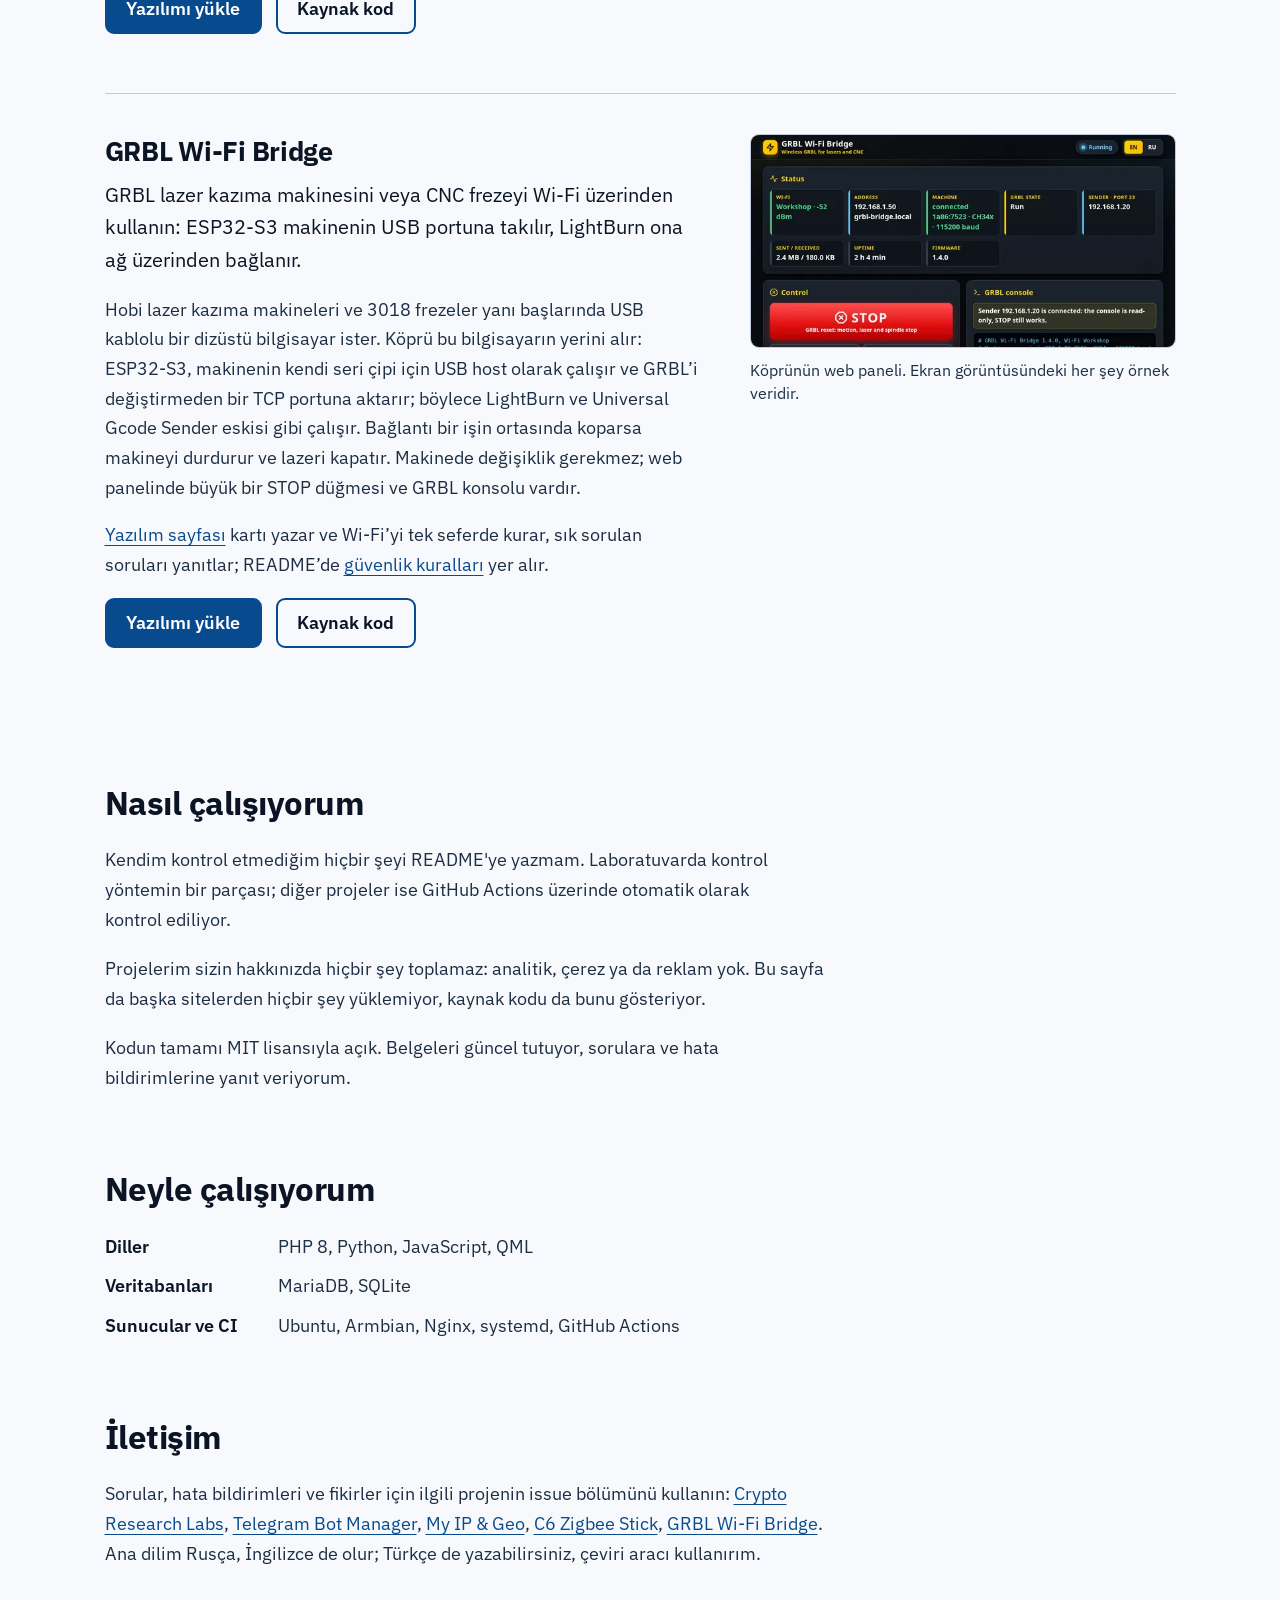
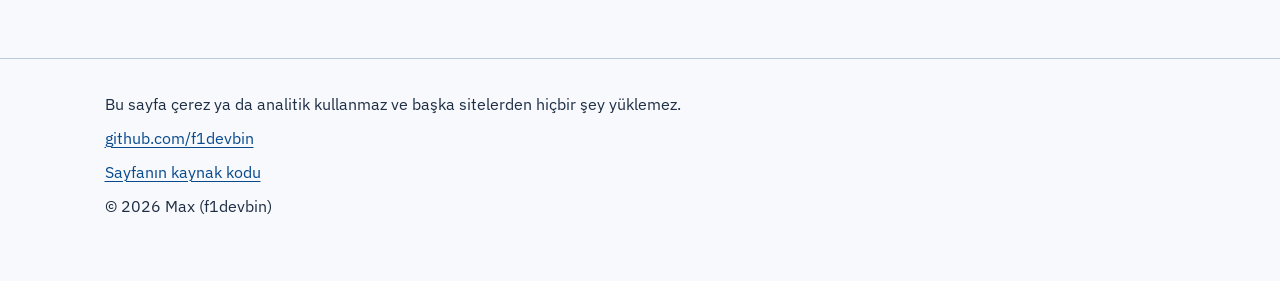
<file: tr/index.html>
<!doctype html>
<html lang="tr">
<head>
<meta charset="utf-8">
<meta name="viewport" content="width=device-width, initial-scale=1">
<meta http-equiv="Content-Security-Policy" content="default-src 'none'; style-src 'self'; font-src 'self'; img-src 'self'; connect-src 'self'; base-uri 'none'; form-action 'none'">
<title>Max (f1devbin): programcı ve elektronik mühendisi</title>
<meta name="description" content="Max, programcı ve elektronik mühendisi. Açık kaynak: kripto araştırma laboratuvarı, Telegram araçları, KDE Plasma 6 bileşeni ve Home Assistant için Zigbee koordinatörü.">
<link rel="canonical" href="https://f1devbin.github.io/tr/">
<link rel="alternate" hreflang="en" href="https://f1devbin.github.io/">
<link rel="alternate" hreflang="ru" href="https://f1devbin.github.io/ru/">
<link rel="alternate" hreflang="es" href="https://f1devbin.github.io/es/">
<link rel="alternate" hreflang="pt-BR" href="https://f1devbin.github.io/pt/">
<link rel="alternate" hreflang="tr" href="https://f1devbin.github.io/tr/">
<link rel="alternate" hreflang="vi" href="https://f1devbin.github.io/vi/">
<link rel="alternate" hreflang="zh-Hans" href="https://f1devbin.github.io/zh/">
<link rel="alternate" hreflang="x-default" href="https://f1devbin.github.io/">
<meta name="color-scheme" content="dark light">
<meta name="theme-color" content="#0f1b2d" media="(prefers-color-scheme: dark)">
<meta name="theme-color" content="#f7f9fc" media="(prefers-color-scheme: light)">
<link rel="icon" href="../favicon.ico" sizes="16x16 32x32 48x48">
<link rel="apple-touch-icon" href="../apple-touch-icon.png">
<link rel="preload" href="../assets/fonts/ibm-plex-sans-latin-400-normal.woff2" as="font" type="font/woff2" crossorigin>
<link rel="stylesheet" href="../assets/site.css?v=d6c48134">
<meta name="robots" content="index, follow, max-image-preview:large">
<meta name="yandex-verification" content="4f22505e8f5ccd1a">
<meta property="og:type" content="profile">
<meta property="og:site_name" content="f1devbin">
<meta property="og:title" content="Max (f1devbin): programcı ve elektronik mühendisi">
<meta property="og:description" content="Max, programcı ve elektronik mühendisi. Açık kaynak: kripto araştırma laboratuvarı, Telegram araçları, KDE Plasma 6 bileşeni ve Home Assistant için Zigbee koordinatörü.">
<meta property="og:url" content="https://f1devbin.github.io/tr/">
<meta property="og:locale" content="tr_TR">
<meta property="og:locale:alternate" content="en_US">
<meta property="og:locale:alternate" content="ru_RU">
<meta property="og:locale:alternate" content="es_ES">
<meta property="og:locale:alternate" content="pt_BR">
<meta property="og:locale:alternate" content="vi_VN">
<meta property="og:locale:alternate" content="zh_CN">
<meta property="og:image" content="https://f1devbin.github.io/assets/og/tr.png">
<meta property="og:image:width" content="1200">
<meta property="og:image:height" content="630">
<meta property="og:image:alt" content="Merhaba, ben Max. Programcı ve elektronik mühendisi.">
<meta property="profile:username" content="f1devbin">
<meta name="twitter:card" content="summary_large_image">
<script type="application/ld+json">[{"@context": "https://schema.org", "@type": "ProfilePage", "url": "https://f1devbin.github.io/tr/", "name": "Max (f1devbin): programcı ve elektronik mühendisi", "inLanguage": "tr", "dateModified": "2026-11-20T18:18:11+00:00", "mainEntity": {"@type": "Person", "@id": "https://f1devbin.github.io/#max", "name": "Max", "alternateName": "f1devbin", "url": "https://f1devbin.github.io/", "jobTitle": "Elektronik mühendisi", "description": "Programcılık eğitimi aldım ve uzun yıllardır elektronik mühendisi olarak çalışıyorum. Yazdığım yazılımların çoğu kendim için; gerçekten karşılaştığım sorunlara çözüm olarak doğuyor. Bir araç başkalarının da işine yarayacak gibi olursa onu toparlıyor, testlerini ve belgelerini yazıp yayımlıyorum.", "knowsLanguage": ["ru", "en"], "knowsAbout": ["Electronics", "PHP", "Python", "Telegram Bot API", "KDE Plasma", "Linux servers", "Backtesting"], "sameAs": ["https://github.com/f1devbin"]}}, {"@context": "https://schema.org", "@type": "ItemList", "itemListElement": [{"@type": "ListItem", "position": 1, "item": {"@type": "Dataset", "name": "Crypto Research Labs", "url": "https://f1devbin.github.io/Crypto-Research-Labs/tr/", "description": "Kripto para işlem fikirlerini test ettiğim ve başarısız olanlar dahil tüm sonuçları yayımladığım açık bir laboratuvar. Her şey kendi işlem botumla başladı. 7.649 sinyalini gerçek fiyatlarla yeniden oynattığımda, yönü yazı turadan daha kötü tahmin ettiği ortaya çıktı. Neyse ki yalnızca test borsasında işlem yapıyordu. Backtest güzel görünene kadar ayarlarıyla oynamak yerine, bu numaranın işlemediği bir laboratuvar kurdum: her fikir test edilmeden önce yazılıp bir hash ile mühürleniyor, komisyonlar her zaman hesaba katılıyor ve GitHub Actions her şeyi düzenli aralıklarla yeni verilerle yeniden test ediyor. Fikirlerin çoğu testi geçemiyor ve başarısızlıklar da başarılar kadar özenle yazılıyor.", "creator": {"@id": "https://f1devbin.github.io/#max"}, "license": "https://opensource.org/licenses/MIT", "isAccessibleForFree": true, "sameAs": "https://github.com/f1devbin/Crypto-Research-Labs"}}, {"@type": "ListItem", "position": 2, "item": {"@type": "SoftwareSourceCode", "name": "Telegram Bot Manager", "url": "https://f1devbin.github.io/telegram-bot-manager/", "description": "Bir Telegram botunu doğrudan tarayıcıdan ayarlamak için ücretsiz bir sayfa: webhook'lar, komutlar, ad ve açıklama, avatar, menü düğmesi ve yönetici hakları.", "codeRepository": "https://github.com/f1devbin/telegram-bot-manager", "programmingLanguage": "JavaScript", "license": "https://opensource.org/licenses/MIT", "author": {"@id": "https://f1devbin.github.io/#max"}}}, {"@type": "ListItem", "position": 3, "item": {"@type": "SoftwareSourceCode", "name": "My IP & Geo", "url": "https://github.com/f1devbin/my-ip-geo-plasma6", "description": "KDE Plasma 6 için bir bileşen: genel IP adresiniz ve ülkeniz, yerel ağ arayüzleri, port taramalı ağ tarayıcı, tanılama, hız testi, uygulama başına trafik ve cihaz izleyici.", "codeRepository": "https://github.com/f1devbin/my-ip-geo-plasma6", "programmingLanguage": ["QML", "JavaScript"], "runtimePlatform": "KDE Plasma 6", "license": "https://opensource.org/licenses/MIT", "author": {"@id": "https://f1devbin.github.io/#max"}}}, {"@type": "ListItem", "position": 4, "item": {"@type": "SoftwareSourceCode", "name": "C6 Zigbee Stick", "url": "https://f1devbin.github.io/c6-zigbee-stick/", "description": "Ucuz bir ESP32-C6 kartını Home Assistant için Zigbee koordinatörüne çevirir: tarayıcıdan yazılımı yükleyin, takın, “Ekle”ye basın.", "codeRepository": "https://github.com/f1devbin/c6-zigbee-stick", "programmingLanguage": "Python", "runtimePlatform": "Home Assistant", "license": "https://opensource.org/licenses/MIT", "author": {"@id": "https://f1devbin.github.io/#max"}}}, {"@type": "ListItem", "position": 5, "item": {"@type": "SoftwareSourceCode", "name": "GRBL Wi-Fi Bridge", "url": "https://f1devbin.github.io/grbl-wifi-bridge/", "description": "GRBL lazer kazıma makinesini veya CNC frezeyi Wi-Fi üzerinden kullanın: ESP32-S3 makinenin USB portuna takılır, LightBurn ona ağ üzerinden bağlanır.", "codeRepository": "https://github.com/f1devbin/grbl-wifi-bridge", "programmingLanguage": ["C", "JavaScript"], "runtimePlatform": "ESP32-S3", "license": "https://opensource.org/licenses/MIT", "author": {"@id": "https://f1devbin.github.io/#max"}}}]}]</script>
</head>
<body>
<a class="skip" href="#main">İçeriğe geç</a>
<header class="top"><div class="wrap">
<a class="brand" href="./">f1devbin</a>
<nav aria-label="Dil"><ul class="langs"><li><a href="../" hreflang="en" lang="en">English</a></li><li><a href="../ru/" hreflang="ru" lang="ru">Русский</a></li><li><a href="../es/" hreflang="es" lang="es">Español</a></li><li><a href="../pt/" hreflang="pt-BR" lang="pt-BR">Português</a></li><li><a href="../tr/" hreflang="tr" lang="tr" aria-current="page">Türkçe</a></li><li><a href="../vi/" hreflang="vi" lang="vi">Tiếng Việt</a></li><li><a href="../zh/" hreflang="zh-Hans" lang="zh-Hans">中文</a></li></ul></nav>
</div></header>
<main id="main" class="wrap">
<section class="hero" aria-labelledby="hi">
<div class="hello"><img class="cat" src="../assets/cat.webp" srcset="../assets/cat-240.webp 240w, ../assets/cat.webp 384w" sizes="(max-width: 380px) 106px, (max-width: 760px) 124px, 216px" width="384" height="511" alt="Penguen kostümlü, selamlamayı gösteren çizgi film kedisi" fetchpriority="high"><h1 id="hi">Merhaba, ben Max</h1></div>
<div class="intro">
<p class="lead">Programcılık eğitimi aldım ve uzun yıllardır elektronik mühendisi olarak çalışıyorum. Yazdığım yazılımların çoğu kendim için; gerçekten karşılaştığım sorunlara çözüm olarak doğuyor.</p>
<p>Bir araç başkalarının da işine yarayacak gibi olursa onu toparlıyor, testlerini ve belgelerini yazıp yayımlıyorum.</p>
<p>Bir de kedileri çok severim. Penguen kostümlü bu kedi, KDE bileşenimin simgesinde yaşıyor.</p>
</div>
</section>
<section aria-labelledby="projects">
<h2 id="projects">Projelerim</h2>
<div class="projects">
<article class="project" id="crl" aria-labelledby="crl-h">
<div>
<h3 id="crl-h">Crypto Research Labs</h3>
<p class="what">Kripto para işlem fikirlerini test ettiğim ve başarısız olanlar dahil tüm sonuçları yayımladığım açık bir laboratuvar.</p>
<p>Her şey kendi işlem botumla başladı. 7.649 sinyalini gerçek fiyatlarla yeniden oynattığımda, yönü yazı turadan daha kötü tahmin ettiği ortaya çıktı. Neyse ki yalnızca test borsasında işlem yapıyordu. Backtest güzel görünene kadar ayarlarıyla oynamak yerine, bu numaranın işlemediği bir laboratuvar kurdum: her fikir test edilmeden önce yazılıp bir hash ile mühürleniyor, komisyonlar her zaman hesaba katılıyor ve GitHub Actions her şeyi düzenli aralıklarla yeni verilerle yeniden test ediyor. Fikirlerin çoğu testi geçemiyor ve başarısızlıklar da başarılar kadar özenle yazılıyor.</p>
<p>Testlerin nasıl yapıldığı <a href="https://f1devbin.github.io/Crypto-Research-Labs/tr/about.html#methodology">yöntem</a> bölümünde anlatılıyor, tüm sonuçlar <a href="https://f1devbin.github.io/Crypto-Research-Labs/tr/research.html#all">araştırma sayfasında</a> toplanıyor, yeni başlayanlar için de yedi dilde bir <a href="https://f1devbin.github.io/Crypto-Research-Labs/tr/course.html">kurs</a> var.</p>
<p class="actions"><a class="btn primary" href="https://f1devbin.github.io/Crypto-Research-Labs/tr/">Paneli aç</a> <a class="btn" href="https://github.com/f1devbin/Crypto-Research-Labs">Kaynak kod</a></p>
</div>
<figure class="shot"><img src="../assets/crl-1280.webp" srcset="../assets/crl-640.webp 640w, ../assets/crl-960.webp 960w, ../assets/crl-1280.webp 1280w" sizes="(max-width: 760px) calc(100vw - 40px), 400px" width="1280" height="600" alt="Crypto Research Labs paneli: 30 işlem fikri test edildi, 2&#x27;si geçti" loading="lazy" decoding="async"><figcaption>Panel, 28 Ekim 2026.</figcaption></figure>
</article>
<article class="project" id="tbm" aria-labelledby="tbm-h">
<div>
<h3 id="tbm-h">Telegram Bot Manager</h3>
<p class="what">Bir Telegram botunu doğrudan tarayıcıdan ayarlamak için ücretsiz bir sayfa: webhook&#x27;lar, komutlar, ad ve açıklama, avatar, menü düğmesi ve yönetici hakları.</p>
<p>Birkaç botum var ve her webhook değişikliği, botun token&#x27;ını terminale yazdığım bir curl komutu daha demekti. Artık birkaç tıklama yetiyor. Sayfanın arkasında sunucu yok: istekler tarayıcınızdan doğrudan Telegram&#x27;a gidiyor, siz tarayıcıdan hatırlamasını istemedikçe token yalnızca açık sekmede kalıyor ve sıkı bir CSP politikası dışarıdan betiklerin sayfaya girmesine izin vermiyor. Analitik yok, sayaç yok. Beş dilde ve telefonda çalışıyor.</p>
<p>İngilizce adım adım kılavuzlar var: <a href="https://f1devbin.github.io/telegram-bot-manager/set-webhook/">webhook ayarlama</a>, <a href="https://f1devbin.github.io/telegram-bot-manager/webhook-info/">getWebhookInfo ile kontrol</a>, <a href="https://f1devbin.github.io/telegram-bot-manager/delete-webhook/">webhook silme</a> ve <a href="https://f1devbin.github.io/telegram-bot-manager/bot-commands/">komut düzenleyici</a>. Token&#x27;ın nasıl korunduğu README&#x27;nin <a href="https://github.com/f1devbin/telegram-bot-manager#privacy-and-security">gizlilik ve güvenlik</a> bölümünde anlatılıyor.</p>
<p class="actions"><a class="btn primary" href="https://f1devbin.github.io/telegram-bot-manager/">Bot Manager&#x27;ı aç</a> <a class="btn" href="https://github.com/f1devbin/telegram-bot-manager">Kaynak kod</a></p>
</div>
<figure class="shot"><img src="../assets/tbm-1280.webp" srcset="../assets/tbm-640.webp 640w, ../assets/tbm-960.webp 960w, ../assets/tbm-1280.webp 1280w" sizes="(max-width: 760px) calc(100vw - 40px), 400px" width="1280" height="640" alt="Telegram Bot Manager: bir demo botun webhook durumu ve son teslim hatası" loading="lazy" decoding="async"><figcaption>Demo bot: ekran görüntüsündeki tüm veriler örnek.</figcaption></figure>
</article>
<article class="project" id="myip" aria-labelledby="myip-h">
<div>
<h3 id="myip-h">My IP &amp; Geo</h3>
<p class="what">KDE Plasma 6 için bir bileşen: genel IP adresiniz ve ülkeniz, yerel ağ arayüzleri, port taramalı ağ tarayıcı, tanılama, hız testi, uygulama başına trafik ve cihaz izleyici.</p>
<p>İnternete hangi ülkeden çıktığımı ve VPN&#x27;in gerçekten açık olup olmadığını tek bakışta görmek istiyordum. Zamanla terminalde çalıştırdığım araçlar da oraya taşındı. İnternet kesildiğinde tanılama, zincirin nerede koptuğunu sade bir dille söylüyor: bağlantıda mı, yönlendiricide mi, DNS&#x27;te mi, yoksa daha ileride mi. Kubuntu&#x27;da root yetkisi ya da ek paket gerektirmiyor, telemetri de yok.</p>
<p>Bağlandığı tüm dış servisler ve nedenleri <a href="https://github.com/f1devbin/my-ip-geo-plasma6#network-access-and-privacy">README</a> dosyasında listeleniyor (İngilizce).</p>
<p class="actions"><a class="btn primary" href="https://github.com/f1devbin/my-ip-geo-plasma6/releases/latest">Bileşeni indir</a> <a class="btn" href="https://github.com/f1devbin/my-ip-geo-plasma6">Kaynak kod</a></p>
</div>
<figure class="shot tall"><img src="../assets/myip.webp" width="416" height="607" alt="My IP &amp; Geo bileşeni: genel IP, konum, sağlayıcı, sistem yükü ve trafik" loading="lazy" decoding="async"><figcaption>Ekran görüntüsündeki adres bir VPN sunucusuna ait.</figcaption></figure>
</article>
<article class="project" id="c6" aria-labelledby="c6-h">
<div>
<h3 id="c6-h">C6 Zigbee Stick</h3>
<p class="what">Ucuz bir ESP32-C6 kartını Home Assistant için Zigbee koordinatörüne çevirir: tarayıcıdan yazılımı yükleyin, takın, “Ekle”ye basın.</p>
<p>Home Assistant hazır Zigbee çubuklarını USB adlarından tanır, ama her ESP32-C6 aynı genel adı gösterir; bu yüzden ev yapımı bir koordinatör için yapılandırmayı elle düzenlemek gerekiyordu. Entegrasyonum karta ZBOSS protokolüyle gerçekten koordinatör olup olmadığını sorar, ardından Zigbee2MQTT’yi kendisi kurup ayarlar ve çubuk çıkarılıp yeniden takılırsa onu yeniden başlatır. Yazılım Espressif’in; doğrudan sayfadan yüklenir, bilgisayara bir şey kurmak gerekmez.</p>
<p><a href="https://f1devbin.github.io/c6-zigbee-stick/">Yazılım sayfasında</a> sık sorulan sorular var, README de <a href="https://github.com/f1devbin/c6-zigbee-stick#how-it-works">nasıl çalıştığını</a> İngilizce anlatıyor.</p>
<p class="actions"><a class="btn primary" href="https://f1devbin.github.io/c6-zigbee-stick/">Yazılımı yükle</a> <a class="btn" href="https://github.com/f1devbin/c6-zigbee-stick">Kaynak kod</a></p>
</div>
<figure class="shot"><img src="../assets/c6-1280.webp" srcset="../assets/c6-640.webp 640w, ../assets/c6-960.webp 960w, ../assets/c6-1280.webp 1280w" sizes="(max-width: 760px) calc(100vw - 40px), 400px" width="1280" height="600" alt="C6 Zigbee Stick yazılım sayfası ve yükleme düğmesi" loading="lazy" decoding="async"><figcaption>Yazılım sayfası: kart tek düğmeyle programlanır.</figcaption></figure>
</article>
<article class="project" id="grbl" aria-labelledby="grbl-h">
<div>
<h3 id="grbl-h">GRBL Wi-Fi Bridge</h3>
<p class="what">GRBL lazer kazıma makinesini veya CNC frezeyi Wi-Fi üzerinden kullanın: ESP32-S3 makinenin USB portuna takılır, LightBurn ona ağ üzerinden bağlanır.</p>
<p>Hobi lazer kazıma makineleri ve 3018 frezeler yanı başlarında USB kablolu bir dizüstü bilgisayar ister. Köprü bu bilgisayarın yerini alır: ESP32-S3, makinenin kendi seri çipi için USB host olarak çalışır ve GRBL’i değiştirmeden bir TCP portuna aktarır; böylece LightBurn ve Universal Gcode Sender eskisi gibi çalışır. Bağlantı bir işin ortasında koparsa makineyi durdurur ve lazeri kapatır. Makinede değişiklik gerekmez; web panelinde büyük bir STOP düğmesi ve GRBL konsolu vardır.</p>
<p><a href="https://f1devbin.github.io/grbl-wifi-bridge/">Yazılım sayfası</a> kartı yazar ve Wi-Fi’yi tek seferde kurar, sık sorulan soruları yanıtlar; README’de <a href="https://github.com/f1devbin/grbl-wifi-bridge#safety-notes">güvenlik kuralları</a> yer alır.</p>
<p class="actions"><a class="btn primary" href="https://f1devbin.github.io/grbl-wifi-bridge/">Yazılımı yükle</a> <a class="btn" href="https://github.com/f1devbin/grbl-wifi-bridge">Kaynak kod</a></p>
</div>
<figure class="shot"><img src="../assets/grbl-1280.webp" srcset="../assets/grbl-640.webp 640w, ../assets/grbl-960.webp 960w, ../assets/grbl-1280.webp 1280w" sizes="(max-width: 760px) calc(100vw - 40px), 400px" width="1280" height="640" alt="GRBL Wi-Fi Bridge web paneli: makine durumu, STOP düğmesi ve GRBL konsolu" loading="lazy" decoding="async"><figcaption>Köprünün web paneli. Ekran görüntüsündeki her şey örnek veridir.</figcaption></figure>
</article>
</div>
</section>
<section aria-labelledby="how">
<h2 id="how">Nasıl çalışıyorum</h2>
<div class="prose">
<p>Kendim kontrol etmediğim hiçbir şeyi README&#x27;ye yazmam. Laboratuvarda kontrol yöntemin bir parçası; diğer projeler ise GitHub Actions üzerinde otomatik olarak kontrol ediliyor.</p>
<p>Projelerim sizin hakkınızda hiçbir şey toplamaz: analitik, çerez ya da reklam yok. Bu sayfa da başka sitelerden hiçbir şey yüklemiyor, kaynak kodu da bunu gösteriyor.</p>
<p>Kodun tamamı MIT lisansıyla açık. Belgeleri güncel tutuyor, sorulara ve hata bildirimlerine yanıt veriyorum.</p>
</div>
</section>
<section aria-labelledby="stack">
<h2 id="stack">Neyle çalışıyorum</h2>
<dl class="stack">
<dt>Diller</dt><dd>PHP 8, Python, JavaScript, QML</dd>
<dt>Veritabanları</dt><dd>MariaDB, SQLite</dd>
<dt>Sunucular ve CI</dt><dd>Ubuntu, Armbian, Nginx, systemd, GitHub Actions</dd>
</dl>
</section>
<section aria-labelledby="contact">
<h2 id="contact">İletişim</h2>
<div class="prose">
<p>Sorular, hata bildirimleri ve fikirler için ilgili projenin issue bölümünü kullanın: <a href="https://github.com/f1devbin/Crypto-Research-Labs/issues">Crypto Research Labs</a>, <a href="https://github.com/f1devbin/telegram-bot-manager/issues">Telegram Bot Manager</a>, <a href="https://github.com/f1devbin/my-ip-geo-plasma6/issues">My IP &amp; Geo</a>, <a href="https://github.com/f1devbin/c6-zigbee-stick/issues">C6 Zigbee Stick</a>, <a href="https://github.com/f1devbin/grbl-wifi-bridge/issues">GRBL Wi-Fi Bridge</a>. Ana dilim Rusça, İngilizce de olur; Türkçe de yazabilirsiniz, çeviri aracı kullanırım.</p>
</div>
</section>
</main>
<footer><div class="wrap">
<p>Bu sayfa çerez ya da analitik kullanmaz ve başka sitelerden hiçbir şey yüklemez.</p>
<p><a href="https://github.com/f1devbin">github.com/f1devbin</a></p>
<p><a href="https://github.com/f1devbin/f1devbin.github.io">Sayfanın kaynak kodu</a></p>
<p>© 2026 Max (f1devbin)</p>
</div></footer>
</body>
</html>
</file>
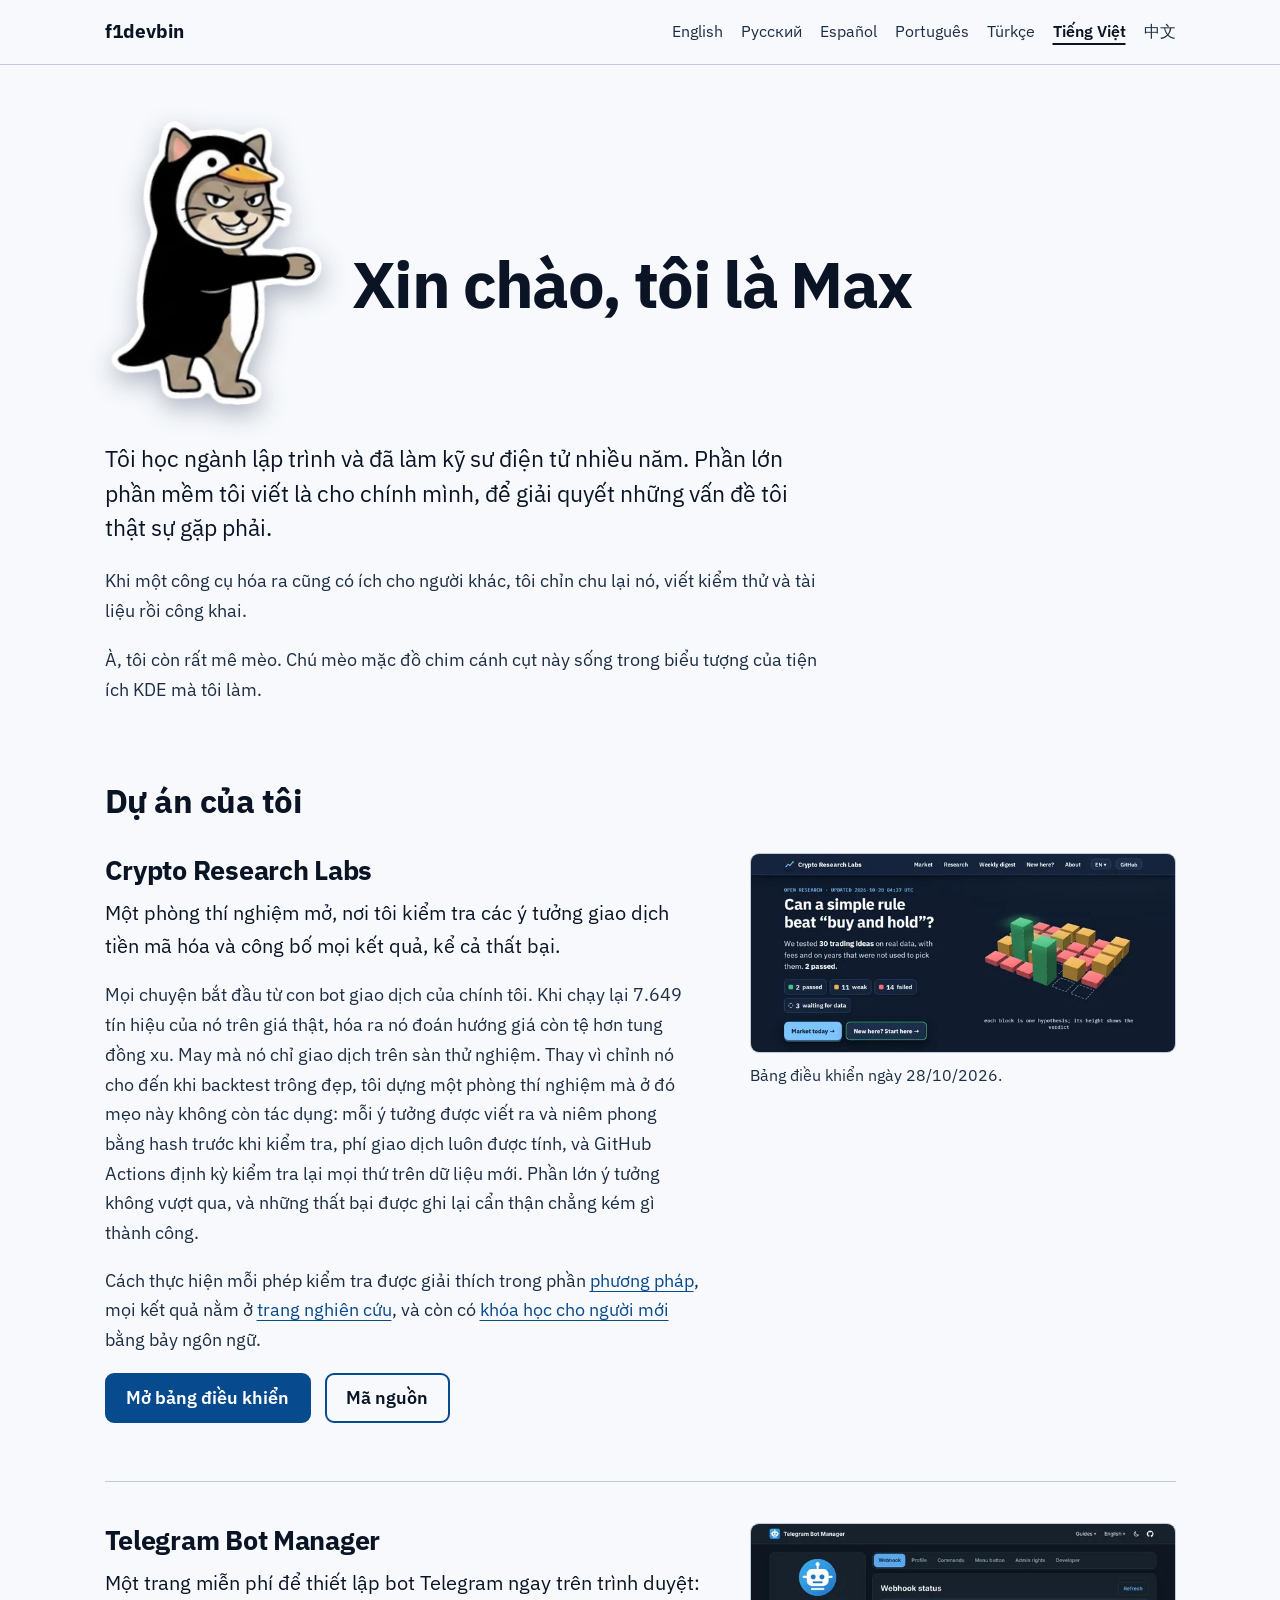
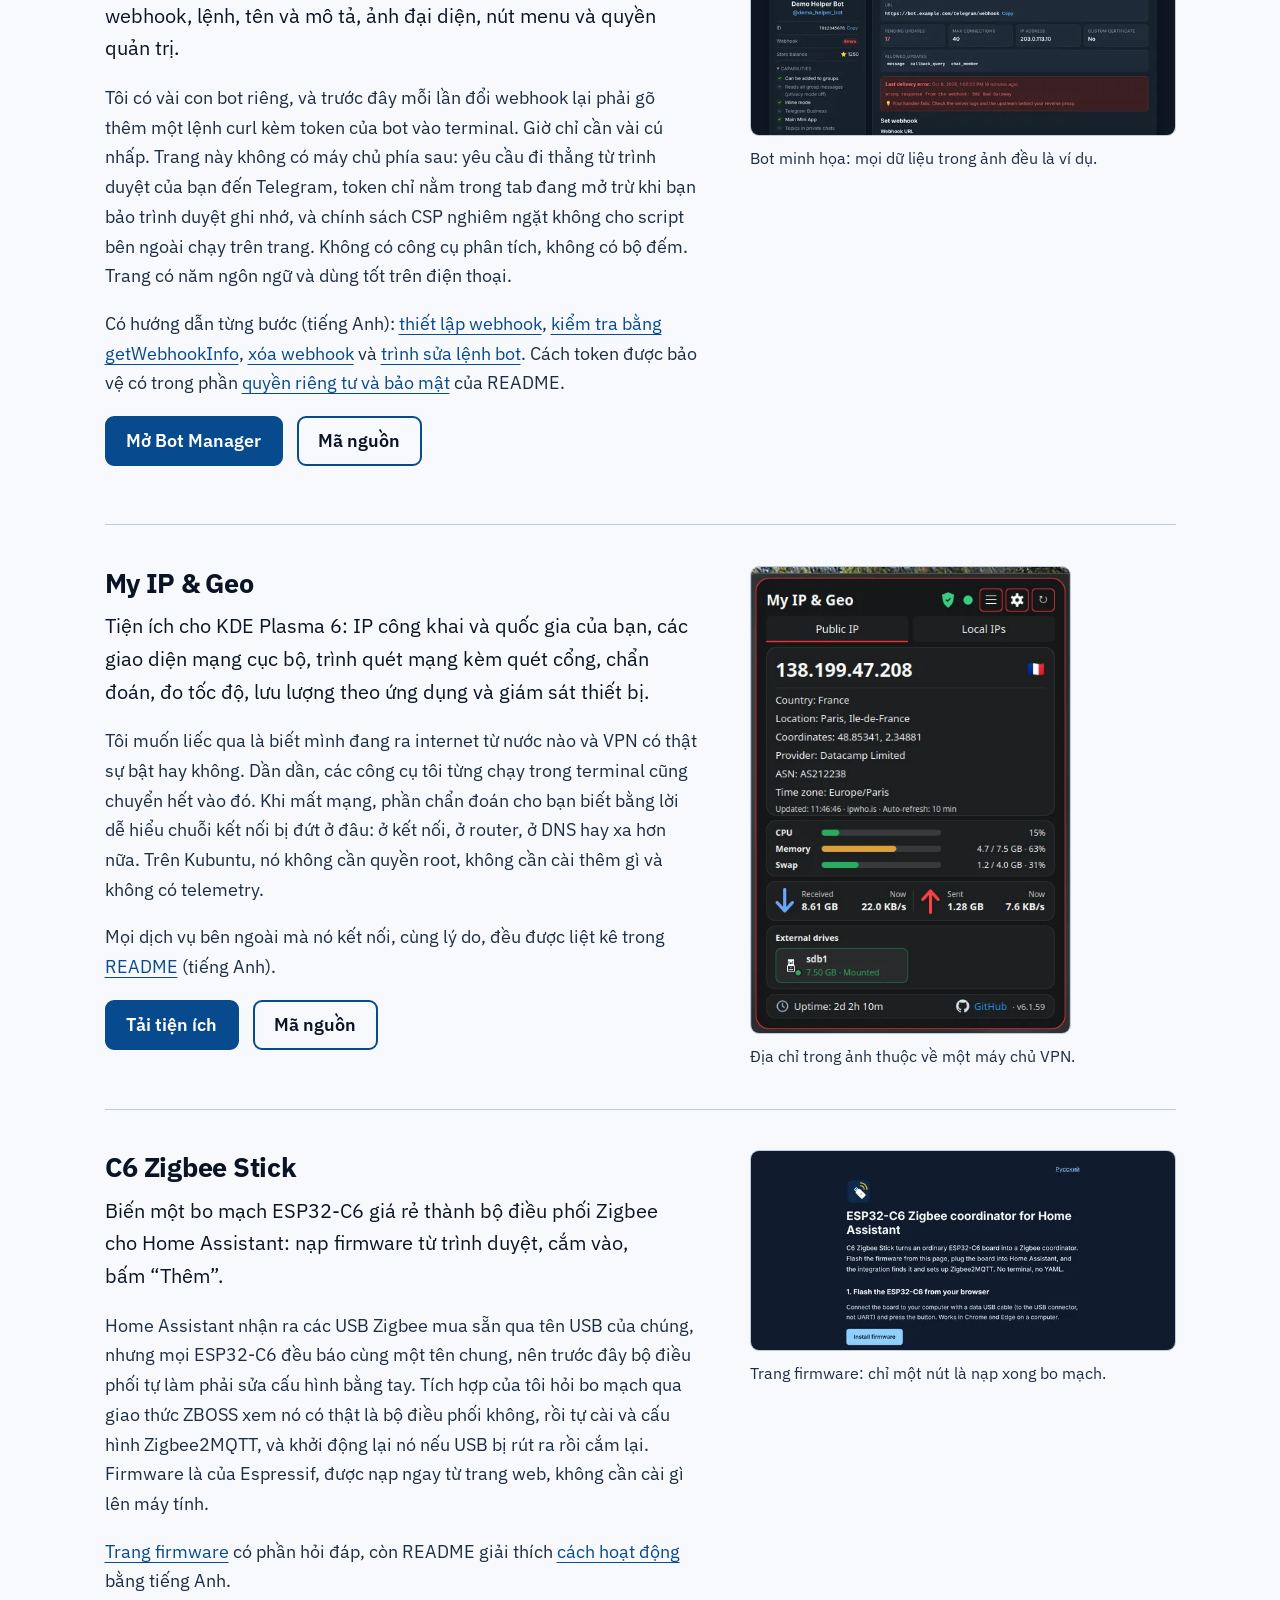
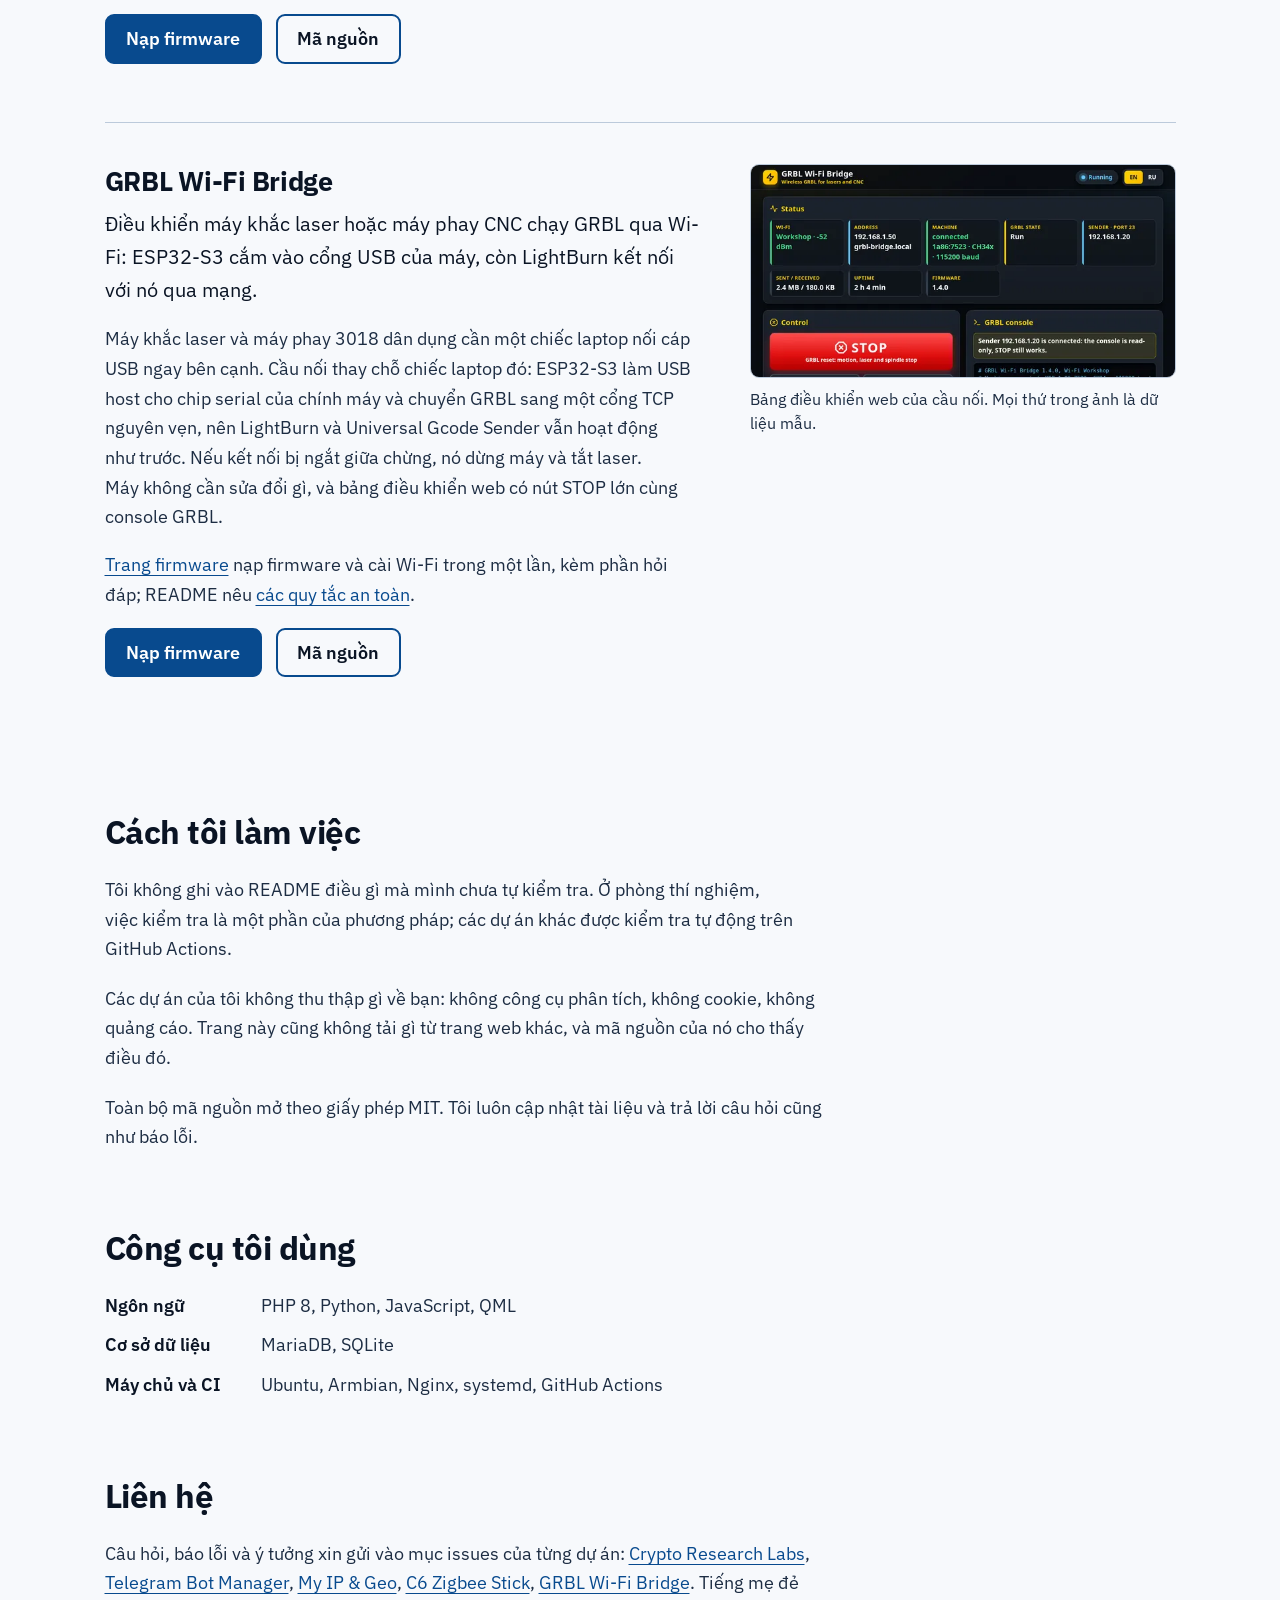
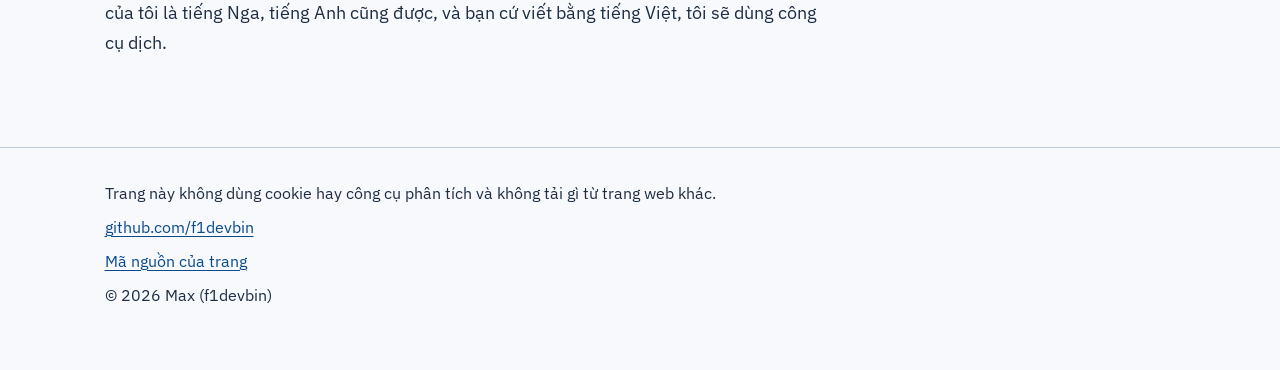
<file: vi/index.html>
<!doctype html>
<html lang="vi">
<head>
<meta charset="utf-8">
<meta name="viewport" content="width=device-width, initial-scale=1">
<meta http-equiv="Content-Security-Policy" content="default-src 'none'; style-src 'self'; font-src 'self'; img-src 'self'; connect-src 'self'; base-uri 'none'; form-action 'none'">
<title>Max (f1devbin): lập trình viên và kỹ sư điện tử</title>
<meta name="description" content="Max, lập trình viên và kỹ sư điện tử. Mã nguồn mở: phòng thí nghiệm giao dịch crypto, công cụ Telegram, tiện ích KDE Plasma 6 và bộ điều phối Zigbee cho Home Assistant.">
<link rel="canonical" href="https://f1devbin.github.io/vi/">
<link rel="alternate" hreflang="en" href="https://f1devbin.github.io/">
<link rel="alternate" hreflang="ru" href="https://f1devbin.github.io/ru/">
<link rel="alternate" hreflang="es" href="https://f1devbin.github.io/es/">
<link rel="alternate" hreflang="pt-BR" href="https://f1devbin.github.io/pt/">
<link rel="alternate" hreflang="tr" href="https://f1devbin.github.io/tr/">
<link rel="alternate" hreflang="vi" href="https://f1devbin.github.io/vi/">
<link rel="alternate" hreflang="zh-Hans" href="https://f1devbin.github.io/zh/">
<link rel="alternate" hreflang="x-default" href="https://f1devbin.github.io/">
<meta name="color-scheme" content="dark light">
<meta name="theme-color" content="#0f1b2d" media="(prefers-color-scheme: dark)">
<meta name="theme-color" content="#f7f9fc" media="(prefers-color-scheme: light)">
<link rel="icon" href="../favicon.ico" sizes="16x16 32x32 48x48">
<link rel="apple-touch-icon" href="../apple-touch-icon.png">
<link rel="preload" href="../assets/fonts/ibm-plex-sans-vietnamese-400-normal.woff2" as="font" type="font/woff2" crossorigin>
<link rel="stylesheet" href="../assets/site.css?v=d6c48134">
<meta name="robots" content="index, follow, max-image-preview:large">
<meta name="yandex-verification" content="4f22505e8f5ccd1a">
<meta property="og:type" content="profile">
<meta property="og:site_name" content="f1devbin">
<meta property="og:title" content="Max (f1devbin): lập trình viên và kỹ sư điện tử">
<meta property="og:description" content="Max, lập trình viên và kỹ sư điện tử. Mã nguồn mở: phòng thí nghiệm giao dịch crypto, công cụ Telegram, tiện ích KDE Plasma 6 và bộ điều phối Zigbee cho Home Assistant.">
<meta property="og:url" content="https://f1devbin.github.io/vi/">
<meta property="og:locale" content="vi_VN">
<meta property="og:locale:alternate" content="en_US">
<meta property="og:locale:alternate" content="ru_RU">
<meta property="og:locale:alternate" content="es_ES">
<meta property="og:locale:alternate" content="pt_BR">
<meta property="og:locale:alternate" content="tr_TR">
<meta property="og:locale:alternate" content="zh_CN">
<meta property="og:image" content="https://f1devbin.github.io/assets/og/vi.png">
<meta property="og:image:width" content="1200">
<meta property="og:image:height" content="630">
<meta property="og:image:alt" content="Xin chào, tôi là Max. Lập trình viên và kỹ sư điện tử.">
<meta property="profile:username" content="f1devbin">
<meta name="twitter:card" content="summary_large_image">
<script type="application/ld+json">[{"@context": "https://schema.org", "@type": "ProfilePage", "url": "https://f1devbin.github.io/vi/", "name": "Max (f1devbin): lập trình viên và kỹ sư điện tử", "inLanguage": "vi", "dateModified": "2026-11-20T18:18:11+00:00", "mainEntity": {"@type": "Person", "@id": "https://f1devbin.github.io/#max", "name": "Max", "alternateName": "f1devbin", "url": "https://f1devbin.github.io/", "jobTitle": "Kỹ sư điện tử", "description": "Tôi học ngành lập trình và đã làm kỹ sư điện tử nhiều năm. Phần lớn phần mềm tôi viết là cho chính mình, để giải quyết những vấn đề tôi thật sự gặp phải. Khi một công cụ hóa ra cũng có ích cho người khác, tôi chỉn chu lại nó, viết kiểm thử và tài liệu rồi công khai.", "knowsLanguage": ["ru", "en"], "knowsAbout": ["Electronics", "PHP", "Python", "Telegram Bot API", "KDE Plasma", "Linux servers", "Backtesting"], "sameAs": ["https://github.com/f1devbin"]}}, {"@context": "https://schema.org", "@type": "ItemList", "itemListElement": [{"@type": "ListItem", "position": 1, "item": {"@type": "Dataset", "name": "Crypto Research Labs", "url": "https://f1devbin.github.io/Crypto-Research-Labs/vi/", "description": "Một phòng thí nghiệm mở, nơi tôi kiểm tra các ý tưởng giao dịch tiền mã hóa và công bố mọi kết quả, kể cả thất bại. Mọi chuyện bắt đầu từ con bot giao dịch của chính tôi. Khi chạy lại 7.649 tín hiệu của nó trên giá thật, hóa ra nó đoán hướng giá còn tệ hơn tung đồng xu. May mà nó chỉ giao dịch trên sàn thử nghiệm. Thay vì chỉnh nó cho đến khi backtest trông đẹp, tôi dựng một phòng thí nghiệm mà ở đó mẹo này không còn tác dụng: mỗi ý tưởng được viết ra và niêm phong bằng hash trước khi kiểm tra, phí giao dịch luôn được tính, và GitHub Actions định kỳ kiểm tra lại mọi thứ trên dữ liệu mới. Phần lớn ý tưởng không vượt qua, và những thất bại được ghi lại cẩn thận chẳng kém gì thành công.", "creator": {"@id": "https://f1devbin.github.io/#max"}, "license": "https://opensource.org/licenses/MIT", "isAccessibleForFree": true, "sameAs": "https://github.com/f1devbin/Crypto-Research-Labs"}}, {"@type": "ListItem", "position": 2, "item": {"@type": "SoftwareSourceCode", "name": "Telegram Bot Manager", "url": "https://f1devbin.github.io/telegram-bot-manager/", "description": "Một trang miễn phí để thiết lập bot Telegram ngay trên trình duyệt: webhook, lệnh, tên và mô tả, ảnh đại diện, nút menu và quyền quản trị.", "codeRepository": "https://github.com/f1devbin/telegram-bot-manager", "programmingLanguage": "JavaScript", "license": "https://opensource.org/licenses/MIT", "author": {"@id": "https://f1devbin.github.io/#max"}}}, {"@type": "ListItem", "position": 3, "item": {"@type": "SoftwareSourceCode", "name": "My IP & Geo", "url": "https://github.com/f1devbin/my-ip-geo-plasma6", "description": "Tiện ích cho KDE Plasma 6: IP công khai và quốc gia của bạn, các giao diện mạng cục bộ, trình quét mạng kèm quét cổng, chẩn đoán, đo tốc độ, lưu lượng theo ứng dụng và giám sát thiết bị.", "codeRepository": "https://github.com/f1devbin/my-ip-geo-plasma6", "programmingLanguage": ["QML", "JavaScript"], "runtimePlatform": "KDE Plasma 6", "license": "https://opensource.org/licenses/MIT", "author": {"@id": "https://f1devbin.github.io/#max"}}}, {"@type": "ListItem", "position": 4, "item": {"@type": "SoftwareSourceCode", "name": "C6 Zigbee Stick", "url": "https://f1devbin.github.io/c6-zigbee-stick/", "description": "Biến một bo mạch ESP32-C6 giá rẻ thành bộ điều phối Zigbee cho Home Assistant: nạp firmware từ trình duyệt, cắm vào, bấm “Thêm”.", "codeRepository": "https://github.com/f1devbin/c6-zigbee-stick", "programmingLanguage": "Python", "runtimePlatform": "Home Assistant", "license": "https://opensource.org/licenses/MIT", "author": {"@id": "https://f1devbin.github.io/#max"}}}, {"@type": "ListItem", "position": 5, "item": {"@type": "SoftwareSourceCode", "name": "GRBL Wi-Fi Bridge", "url": "https://f1devbin.github.io/grbl-wifi-bridge/", "description": "Điều khiển máy khắc laser hoặc máy phay CNC chạy GRBL qua Wi-Fi: ESP32-S3 cắm vào cổng USB của máy, còn LightBurn kết nối với nó qua mạng.", "codeRepository": "https://github.com/f1devbin/grbl-wifi-bridge", "programmingLanguage": ["C", "JavaScript"], "runtimePlatform": "ESP32-S3", "license": "https://opensource.org/licenses/MIT", "author": {"@id": "https://f1devbin.github.io/#max"}}}]}]</script>
</head>
<body>
<a class="skip" href="#main">Chuyển đến nội dung</a>
<header class="top"><div class="wrap">
<a class="brand" href="./">f1devbin</a>
<nav aria-label="Ngôn ngữ"><ul class="langs"><li><a href="../" hreflang="en" lang="en">English</a></li><li><a href="../ru/" hreflang="ru" lang="ru">Русский</a></li><li><a href="../es/" hreflang="es" lang="es">Español</a></li><li><a href="../pt/" hreflang="pt-BR" lang="pt-BR">Português</a></li><li><a href="../tr/" hreflang="tr" lang="tr">Türkçe</a></li><li><a href="../vi/" hreflang="vi" lang="vi" aria-current="page">Tiếng Việt</a></li><li><a href="../zh/" hreflang="zh-Hans" lang="zh-Hans">中文</a></li></ul></nav>
</div></header>
<main id="main" class="wrap">
<section class="hero" aria-labelledby="hi">
<div class="hello"><img class="cat" src="../assets/cat.webp" srcset="../assets/cat-240.webp 240w, ../assets/cat.webp 384w" sizes="(max-width: 380px) 106px, (max-width: 760px) 124px, 216px" width="384" height="511" alt="Chú mèo hoạt hình mặc đồ chim cánh cụt đang chỉ vào lời chào" fetchpriority="high"><h1 id="hi">Xin chào, tôi là Max</h1></div>
<div class="intro">
<p class="lead">Tôi học ngành lập trình và đã làm kỹ sư điện tử nhiều năm. Phần lớn phần mềm tôi viết là cho chính mình, để giải quyết những vấn đề tôi thật sự gặp phải.</p>
<p>Khi một công cụ hóa ra cũng có ích cho người khác, tôi chỉn chu lại nó, viết kiểm thử và tài liệu rồi công khai.</p>
<p>À, tôi còn rất mê mèo. Chú mèo mặc đồ chim cánh cụt này sống trong biểu tượng của tiện ích KDE mà tôi làm.</p>
</div>
</section>
<section aria-labelledby="projects">
<h2 id="projects">Dự án của tôi</h2>
<div class="projects">
<article class="project" id="crl" aria-labelledby="crl-h">
<div>
<h3 id="crl-h">Crypto Research Labs</h3>
<p class="what">Một phòng thí nghiệm mở, nơi tôi kiểm tra các ý tưởng giao dịch tiền mã hóa và công bố mọi kết quả, kể cả thất bại.</p>
<p>Mọi chuyện bắt đầu từ con bot giao dịch của chính tôi. Khi chạy lại 7.649 tín hiệu của nó trên giá thật, hóa ra nó đoán hướng giá còn tệ hơn tung đồng xu. May mà nó chỉ giao dịch trên sàn thử nghiệm. Thay vì chỉnh nó cho đến khi backtest trông đẹp, tôi dựng một phòng thí nghiệm mà ở đó mẹo này không còn tác dụng: mỗi ý tưởng được viết ra và niêm phong bằng hash trước khi kiểm tra, phí giao dịch luôn được tính, và GitHub Actions định kỳ kiểm tra lại mọi thứ trên dữ liệu mới. Phần lớn ý tưởng không vượt qua, và những thất bại được ghi lại cẩn thận chẳng kém gì thành công.</p>
<p>Cách thực hiện mỗi phép kiểm tra được giải thích trong phần <a href="https://f1devbin.github.io/Crypto-Research-Labs/vi/about.html#methodology">phương pháp</a>, mọi kết quả nằm ở <a href="https://f1devbin.github.io/Crypto-Research-Labs/vi/research.html#all">trang nghiên cứu</a>, và còn có <a href="https://f1devbin.github.io/Crypto-Research-Labs/vi/course.html">khóa học cho người mới</a> bằng bảy ngôn ngữ.</p>
<p class="actions"><a class="btn primary" href="https://f1devbin.github.io/Crypto-Research-Labs/vi/">Mở bảng điều khiển</a> <a class="btn" href="https://github.com/f1devbin/Crypto-Research-Labs">Mã nguồn</a></p>
</div>
<figure class="shot"><img src="../assets/crl-1280.webp" srcset="../assets/crl-640.webp 640w, ../assets/crl-960.webp 960w, ../assets/crl-1280.webp 1280w" sizes="(max-width: 760px) calc(100vw - 40px), 400px" width="1280" height="600" alt="Bảng điều khiển Crypto Research Labs: đã kiểm tra 30 ý tưởng giao dịch, 2 ý tưởng đạt" loading="lazy" decoding="async"><figcaption>Bảng điều khiển ngày 28/10/2026.</figcaption></figure>
</article>
<article class="project" id="tbm" aria-labelledby="tbm-h">
<div>
<h3 id="tbm-h">Telegram Bot Manager</h3>
<p class="what">Một trang miễn phí để thiết lập bot Telegram ngay trên trình duyệt: webhook, lệnh, tên và mô tả, ảnh đại diện, nút menu và quyền quản trị.</p>
<p>Tôi có vài con bot riêng, và trước đây mỗi lần đổi webhook lại phải gõ thêm một lệnh curl kèm token của bot vào terminal. Giờ chỉ cần vài cú nhấp. Trang này không có máy chủ phía sau: yêu cầu đi thẳng từ trình duyệt của bạn đến Telegram, token chỉ nằm trong tab đang mở trừ khi bạn bảo trình duyệt ghi nhớ, và chính sách CSP nghiêm ngặt không cho script bên ngoài chạy trên trang. Không có công cụ phân tích, không có bộ đếm. Trang có năm ngôn ngữ và dùng tốt trên điện thoại.</p>
<p>Có hướng dẫn từng bước (tiếng Anh): <a href="https://f1devbin.github.io/telegram-bot-manager/set-webhook/">thiết lập webhook</a>, <a href="https://f1devbin.github.io/telegram-bot-manager/webhook-info/">kiểm tra bằng getWebhookInfo</a>, <a href="https://f1devbin.github.io/telegram-bot-manager/delete-webhook/">xóa webhook</a> và <a href="https://f1devbin.github.io/telegram-bot-manager/bot-commands/">trình sửa lệnh bot</a>. Cách token được bảo vệ có trong phần <a href="https://github.com/f1devbin/telegram-bot-manager#privacy-and-security">quyền riêng tư và bảo mật</a> của README.</p>
<p class="actions"><a class="btn primary" href="https://f1devbin.github.io/telegram-bot-manager/">Mở Bot Manager</a> <a class="btn" href="https://github.com/f1devbin/telegram-bot-manager">Mã nguồn</a></p>
</div>
<figure class="shot"><img src="../assets/tbm-1280.webp" srcset="../assets/tbm-640.webp 640w, ../assets/tbm-960.webp 960w, ../assets/tbm-1280.webp 1280w" sizes="(max-width: 760px) calc(100vw - 40px), 400px" width="1280" height="640" alt="Telegram Bot Manager: trạng thái webhook của một bot minh họa và lỗi gửi gần nhất" loading="lazy" decoding="async"><figcaption>Bot minh họa: mọi dữ liệu trong ảnh đều là ví dụ.</figcaption></figure>
</article>
<article class="project" id="myip" aria-labelledby="myip-h">
<div>
<h3 id="myip-h">My IP &amp; Geo</h3>
<p class="what">Tiện ích cho KDE Plasma 6: IP công khai và quốc gia của bạn, các giao diện mạng cục bộ, trình quét mạng kèm quét cổng, chẩn đoán, đo tốc độ, lưu lượng theo ứng dụng và giám sát thiết bị.</p>
<p>Tôi muốn liếc qua là biết mình đang ra internet từ nước nào và VPN có thật sự bật hay không. Dần dần, các công cụ tôi từng chạy trong terminal cũng chuyển hết vào đó. Khi mất mạng, phần chẩn đoán cho bạn biết bằng lời dễ hiểu chuỗi kết nối bị đứt ở đâu: ở kết nối, ở router, ở DNS hay xa hơn nữa. Trên Kubuntu, nó không cần quyền root, không cần cài thêm gì và không có telemetry.</p>
<p>Mọi dịch vụ bên ngoài mà nó kết nối, cùng lý do, đều được liệt kê trong <a href="https://github.com/f1devbin/my-ip-geo-plasma6#network-access-and-privacy">README</a> (tiếng Anh).</p>
<p class="actions"><a class="btn primary" href="https://github.com/f1devbin/my-ip-geo-plasma6/releases/latest">Tải tiện ích</a> <a class="btn" href="https://github.com/f1devbin/my-ip-geo-plasma6">Mã nguồn</a></p>
</div>
<figure class="shot tall"><img src="../assets/myip.webp" width="416" height="607" alt="Tiện ích My IP &amp; Geo: IP công khai, vị trí, nhà cung cấp, tải hệ thống và lưu lượng" loading="lazy" decoding="async"><figcaption>Địa chỉ trong ảnh thuộc về một máy chủ VPN.</figcaption></figure>
</article>
<article class="project" id="c6" aria-labelledby="c6-h">
<div>
<h3 id="c6-h">C6 Zigbee Stick</h3>
<p class="what">Biến một bo mạch ESP32-C6 giá rẻ thành bộ điều phối Zigbee cho Home Assistant: nạp firmware từ trình duyệt, cắm vào, bấm “Thêm”.</p>
<p>Home Assistant nhận ra các USB Zigbee mua sẵn qua tên USB của chúng, nhưng mọi ESP32-C6 đều báo cùng một tên chung, nên trước đây bộ điều phối tự làm phải sửa cấu hình bằng tay. Tích hợp của tôi hỏi bo mạch qua giao thức ZBOSS xem nó có thật là bộ điều phối không, rồi tự cài và cấu hình Zigbee2MQTT, và khởi động lại nó nếu USB bị rút ra rồi cắm lại. Firmware là của Espressif, được nạp ngay từ trang web, không cần cài gì lên máy tính.</p>
<p><a href="https://f1devbin.github.io/c6-zigbee-stick/">Trang firmware</a> có phần hỏi đáp, còn README giải thích <a href="https://github.com/f1devbin/c6-zigbee-stick#how-it-works">cách hoạt động</a> bằng tiếng Anh.</p>
<p class="actions"><a class="btn primary" href="https://f1devbin.github.io/c6-zigbee-stick/">Nạp firmware</a> <a class="btn" href="https://github.com/f1devbin/c6-zigbee-stick">Mã nguồn</a></p>
</div>
<figure class="shot"><img src="../assets/c6-1280.webp" srcset="../assets/c6-640.webp 640w, ../assets/c6-960.webp 960w, ../assets/c6-1280.webp 1280w" sizes="(max-width: 760px) calc(100vw - 40px), 400px" width="1280" height="600" alt="Trang firmware của C6 Zigbee Stick với nút cài đặt" loading="lazy" decoding="async"><figcaption>Trang firmware: chỉ một nút là nạp xong bo mạch.</figcaption></figure>
</article>
<article class="project" id="grbl" aria-labelledby="grbl-h">
<div>
<h3 id="grbl-h">GRBL Wi-Fi Bridge</h3>
<p class="what">Điều khiển máy khắc laser hoặc máy phay CNC chạy GRBL qua Wi-Fi: ESP32-S3 cắm vào cổng USB của máy, còn LightBurn kết nối với nó qua mạng.</p>
<p>Máy khắc laser và máy phay 3018 dân dụng cần một chiếc laptop nối cáp USB ngay bên cạnh. Cầu nối thay chỗ chiếc laptop đó: ESP32-S3 làm USB host cho chip serial của chính máy và chuyển GRBL sang một cổng TCP nguyên vẹn, nên LightBurn và Universal Gcode Sender vẫn hoạt động như trước. Nếu kết nối bị ngắt giữa chừng, nó dừng máy và tắt laser. Máy không cần sửa đổi gì, và bảng điều khiển web có nút STOP lớn cùng console GRBL.</p>
<p><a href="https://f1devbin.github.io/grbl-wifi-bridge/">Trang firmware</a> nạp firmware và cài Wi-Fi trong một lần, kèm phần hỏi đáp; README nêu <a href="https://github.com/f1devbin/grbl-wifi-bridge#safety-notes">các quy tắc an toàn</a>.</p>
<p class="actions"><a class="btn primary" href="https://f1devbin.github.io/grbl-wifi-bridge/">Nạp firmware</a> <a class="btn" href="https://github.com/f1devbin/grbl-wifi-bridge">Mã nguồn</a></p>
</div>
<figure class="shot"><img src="../assets/grbl-1280.webp" srcset="../assets/grbl-640.webp 640w, ../assets/grbl-960.webp 960w, ../assets/grbl-1280.webp 1280w" sizes="(max-width: 760px) calc(100vw - 40px), 400px" width="1280" height="640" alt="Bảng điều khiển web GRBL Wi-Fi Bridge: trạng thái máy, nút STOP và console GRBL" loading="lazy" decoding="async"><figcaption>Bảng điều khiển web của cầu nối. Mọi thứ trong ảnh là dữ liệu mẫu.</figcaption></figure>
</article>
</div>
</section>
<section aria-labelledby="how">
<h2 id="how">Cách tôi làm việc</h2>
<div class="prose">
<p>Tôi không ghi vào README điều gì mà mình chưa tự kiểm tra. Ở phòng thí nghiệm, việc kiểm tra là một phần của phương pháp; các dự án khác được kiểm tra tự động trên GitHub Actions.</p>
<p>Các dự án của tôi không thu thập gì về bạn: không công cụ phân tích, không cookie, không quảng cáo. Trang này cũng không tải gì từ trang web khác, và mã nguồn của nó cho thấy điều đó.</p>
<p>Toàn bộ mã nguồn mở theo giấy phép MIT. Tôi luôn cập nhật tài liệu và trả lời câu hỏi cũng như báo lỗi.</p>
</div>
</section>
<section aria-labelledby="stack">
<h2 id="stack">Công cụ tôi dùng</h2>
<dl class="stack">
<dt>Ngôn ngữ</dt><dd>PHP 8, Python, JavaScript, QML</dd>
<dt>Cơ sở dữ liệu</dt><dd>MariaDB, SQLite</dd>
<dt>Máy chủ và CI</dt><dd>Ubuntu, Armbian, Nginx, systemd, GitHub Actions</dd>
</dl>
</section>
<section aria-labelledby="contact">
<h2 id="contact">Liên hệ</h2>
<div class="prose">
<p>Câu hỏi, báo lỗi và ý tưởng xin gửi vào mục issues của từng dự án: <a href="https://github.com/f1devbin/Crypto-Research-Labs/issues">Crypto Research Labs</a>, <a href="https://github.com/f1devbin/telegram-bot-manager/issues">Telegram Bot Manager</a>, <a href="https://github.com/f1devbin/my-ip-geo-plasma6/issues">My IP &amp; Geo</a>, <a href="https://github.com/f1devbin/c6-zigbee-stick/issues">C6 Zigbee Stick</a>, <a href="https://github.com/f1devbin/grbl-wifi-bridge/issues">GRBL Wi-Fi Bridge</a>. Tiếng mẹ đẻ của tôi là tiếng Nga, tiếng Anh cũng được, và bạn cứ viết bằng tiếng Việt, tôi sẽ dùng công cụ dịch.</p>
</div>
</section>
</main>
<footer><div class="wrap">
<p>Trang này không dùng cookie hay công cụ phân tích và không tải gì từ trang web khác.</p>
<p><a href="https://github.com/f1devbin">github.com/f1devbin</a></p>
<p><a href="https://github.com/f1devbin/f1devbin.github.io">Mã nguồn của trang</a></p>
<p>© 2026 Max (f1devbin)</p>
</div></footer>
</body>
</html>
</file>
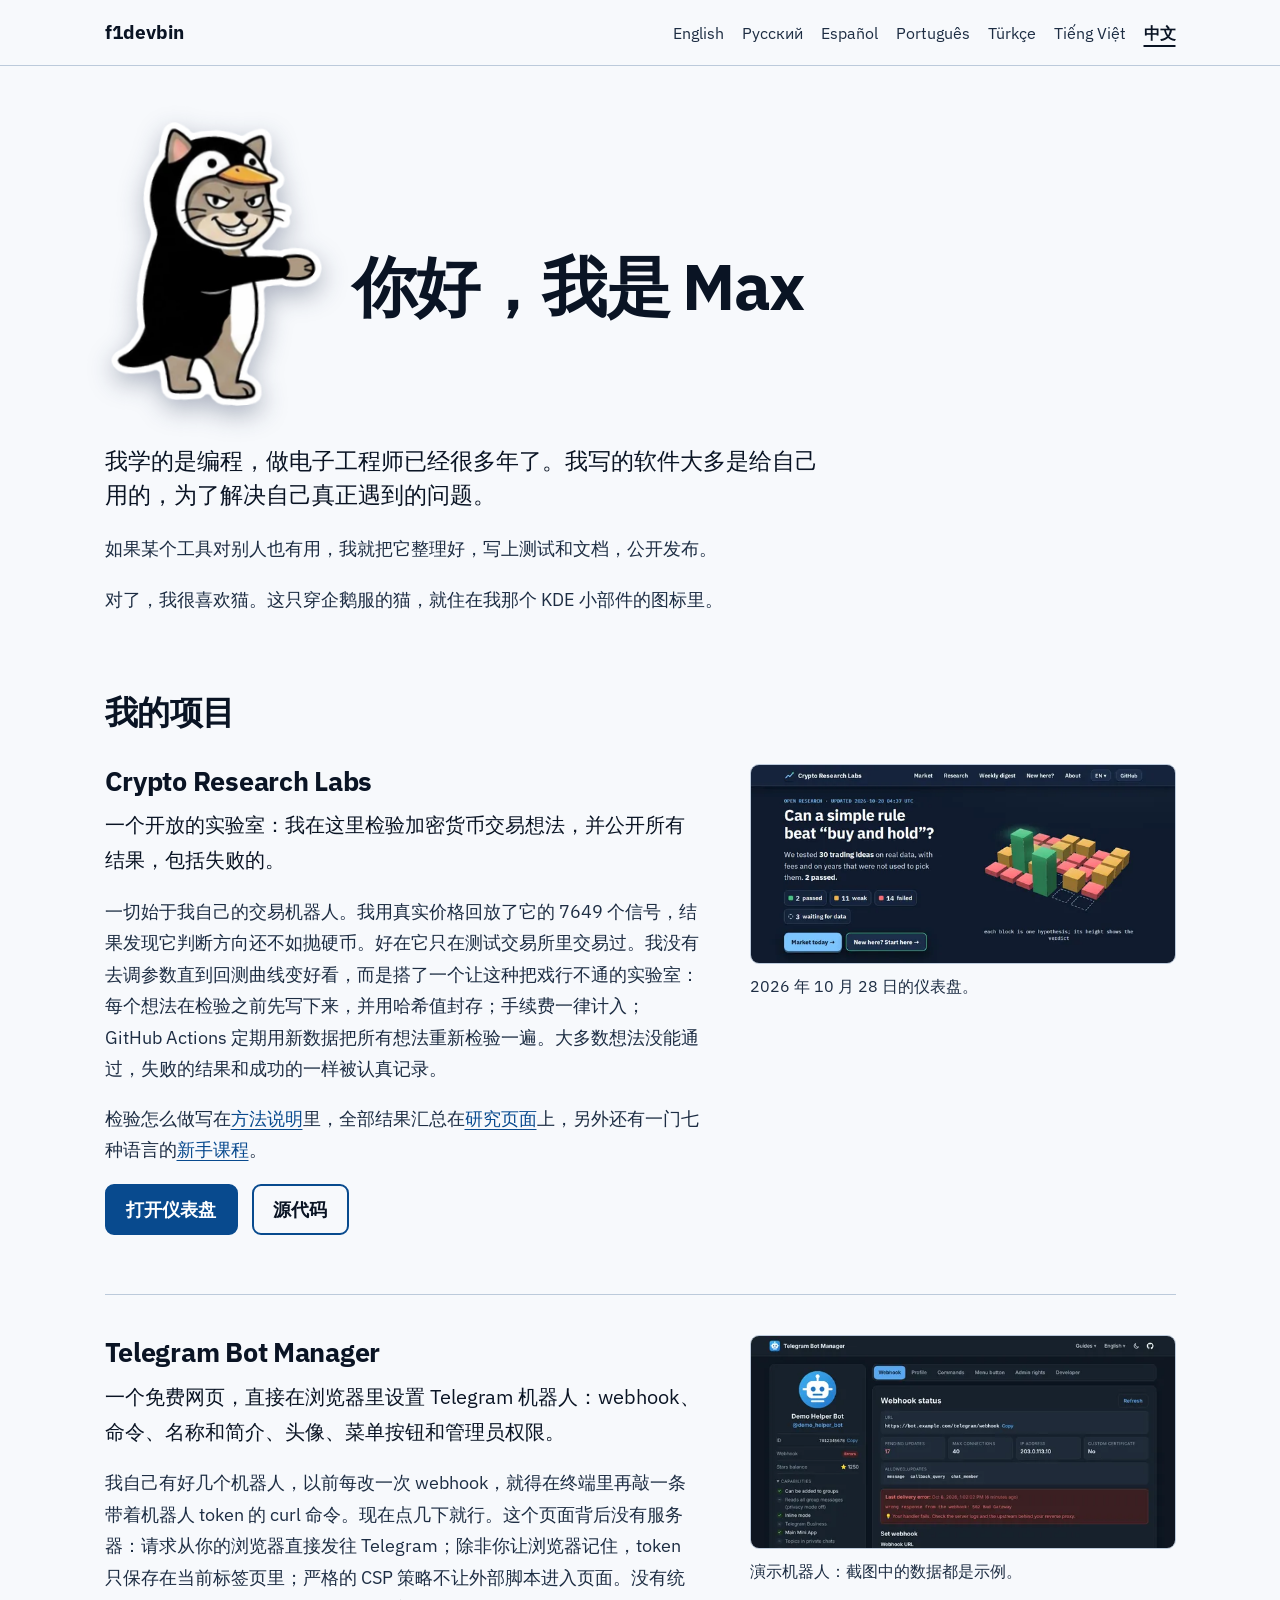
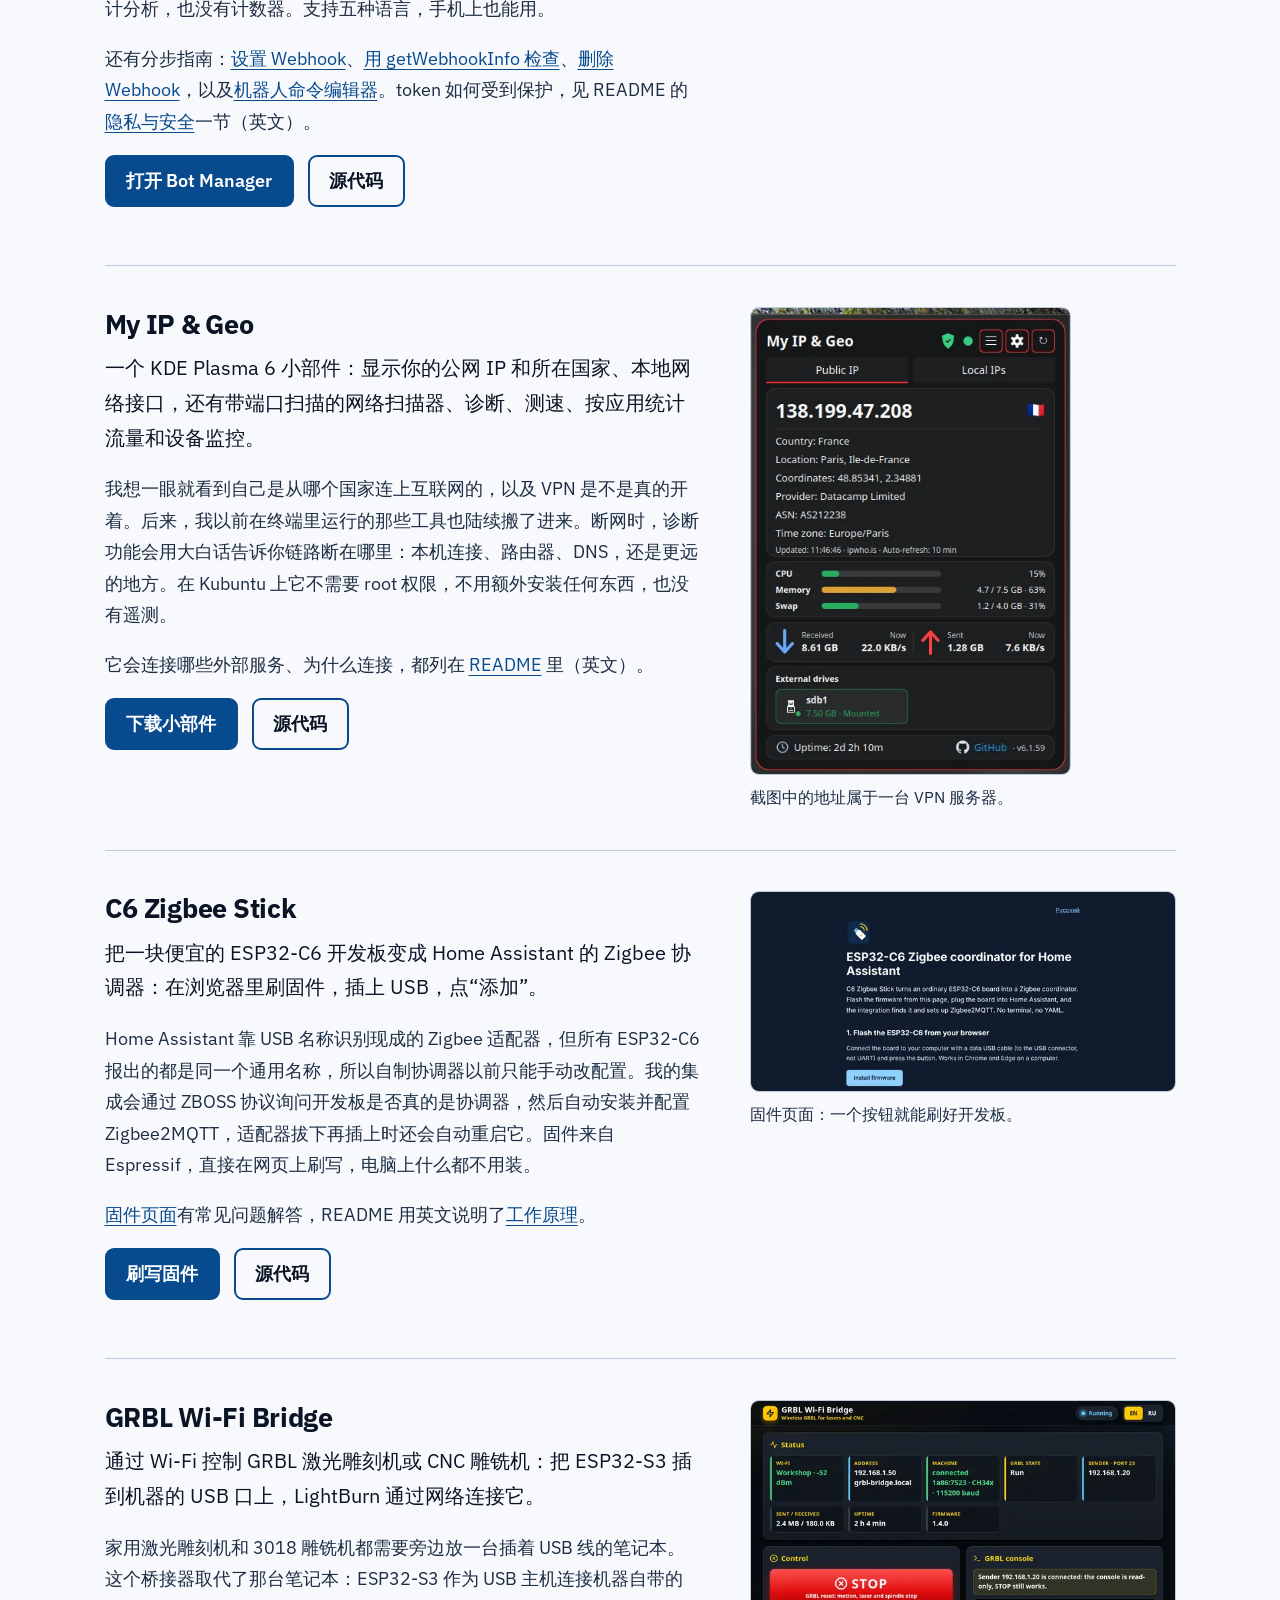
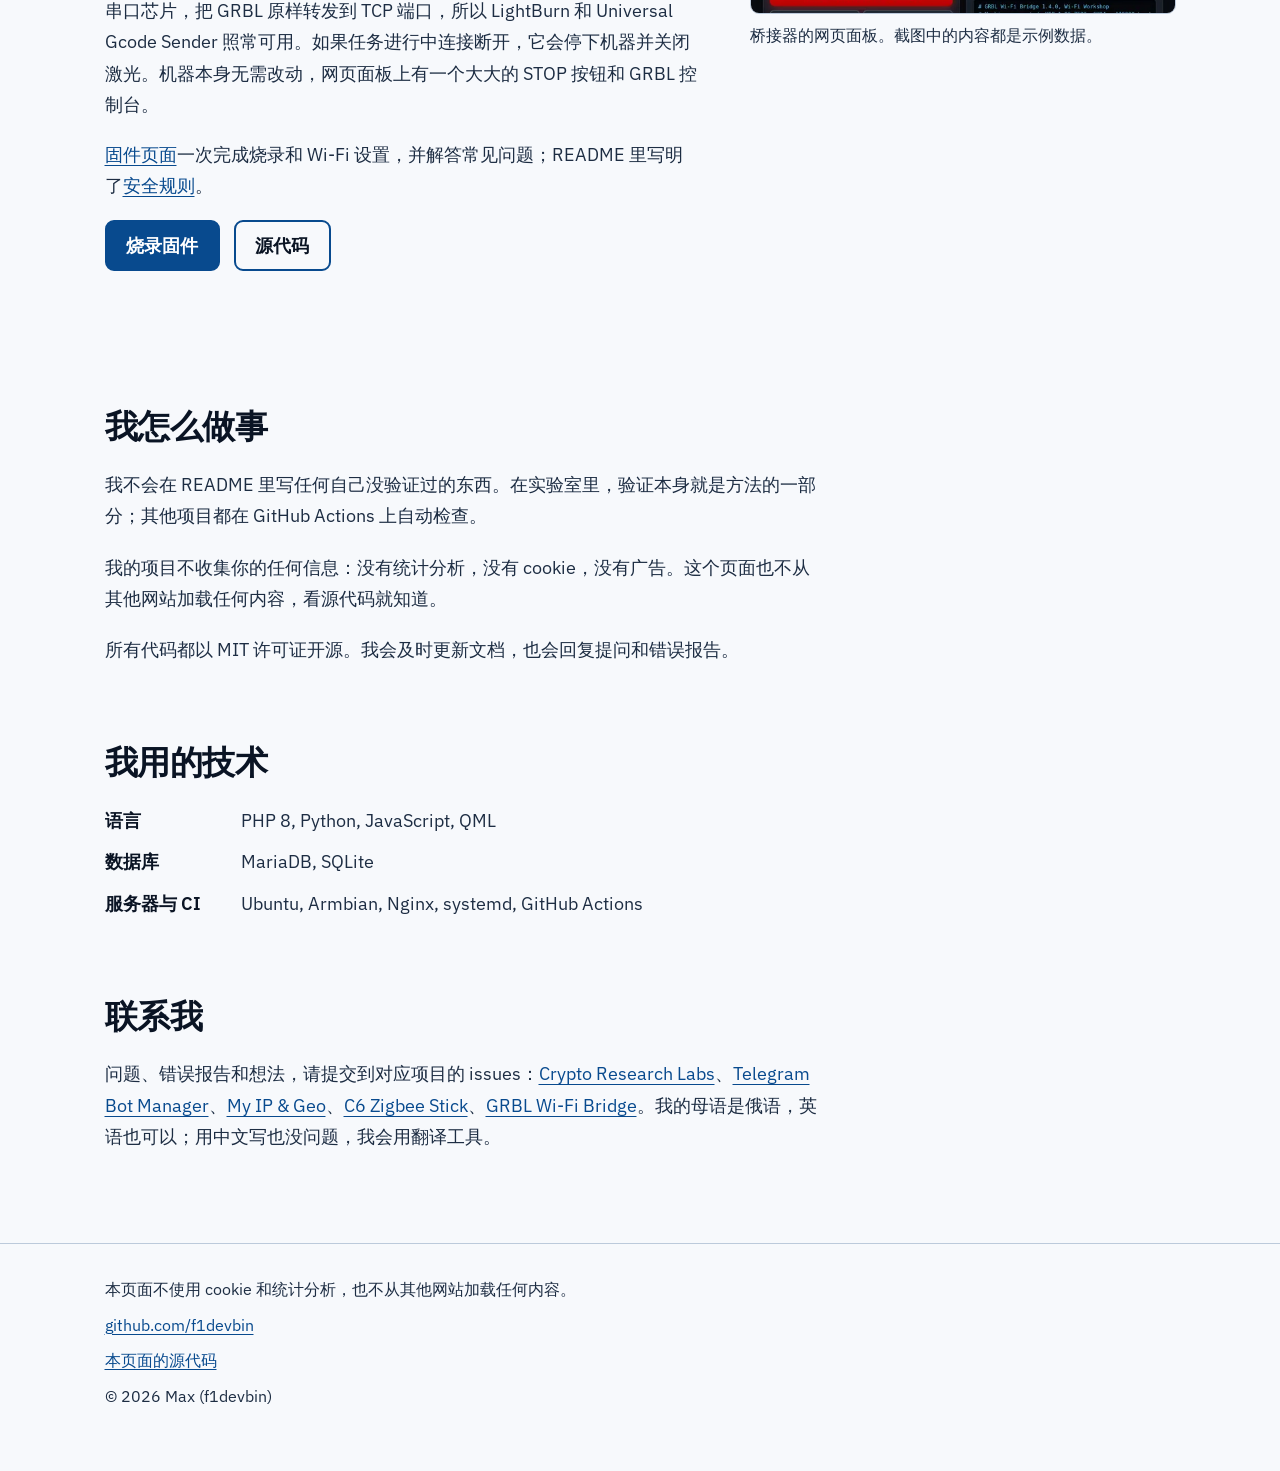
<file: zh/index.html>
<!doctype html>
<html lang="zh-Hans">
<head>
<meta charset="utf-8">
<meta name="viewport" content="width=device-width, initial-scale=1">
<meta http-equiv="Content-Security-Policy" content="default-src 'none'; style-src 'self'; font-src 'self'; img-src 'self'; connect-src 'self'; base-uri 'none'; form-action 'none'">
<title>Max（f1devbin）：程序员、电子工程师</title>
<meta name="description" content="我是 Max，程序员、电子工程师。开源项目：加密货币交易研究实验室、Telegram 工具、KDE Plasma 6 小部件，以及 Home Assistant 用的 Zigbee 协调器。">
<link rel="canonical" href="https://f1devbin.github.io/zh/">
<link rel="alternate" hreflang="en" href="https://f1devbin.github.io/">
<link rel="alternate" hreflang="ru" href="https://f1devbin.github.io/ru/">
<link rel="alternate" hreflang="es" href="https://f1devbin.github.io/es/">
<link rel="alternate" hreflang="pt-BR" href="https://f1devbin.github.io/pt/">
<link rel="alternate" hreflang="tr" href="https://f1devbin.github.io/tr/">
<link rel="alternate" hreflang="vi" href="https://f1devbin.github.io/vi/">
<link rel="alternate" hreflang="zh-Hans" href="https://f1devbin.github.io/zh/">
<link rel="alternate" hreflang="x-default" href="https://f1devbin.github.io/">
<meta name="color-scheme" content="dark light">
<meta name="theme-color" content="#0f1b2d" media="(prefers-color-scheme: dark)">
<meta name="theme-color" content="#f7f9fc" media="(prefers-color-scheme: light)">
<link rel="icon" href="../favicon.ico" sizes="16x16 32x32 48x48">
<link rel="apple-touch-icon" href="../apple-touch-icon.png">
<link rel="preload" href="../assets/fonts/ibm-plex-sans-latin-400-normal.woff2" as="font" type="font/woff2" crossorigin>
<link rel="stylesheet" href="../assets/site.css?v=d6c48134">
<meta name="robots" content="index, follow, max-image-preview:large">
<meta name="yandex-verification" content="4f22505e8f5ccd1a">
<meta property="og:type" content="profile">
<meta property="og:site_name" content="f1devbin">
<meta property="og:title" content="Max（f1devbin）：程序员、电子工程师">
<meta property="og:description" content="我是 Max，程序员、电子工程师。开源项目：加密货币交易研究实验室、Telegram 工具、KDE Plasma 6 小部件，以及 Home Assistant 用的 Zigbee 协调器。">
<meta property="og:url" content="https://f1devbin.github.io/zh/">
<meta property="og:locale" content="zh_CN">
<meta property="og:locale:alternate" content="en_US">
<meta property="og:locale:alternate" content="ru_RU">
<meta property="og:locale:alternate" content="es_ES">
<meta property="og:locale:alternate" content="pt_BR">
<meta property="og:locale:alternate" content="tr_TR">
<meta property="og:locale:alternate" content="vi_VN">
<meta property="og:image" content="https://f1devbin.github.io/assets/og/zh.png">
<meta property="og:image:width" content="1200">
<meta property="og:image:height" content="630">
<meta property="og:image:alt" content="你好，我是 Max. 程序员、电子工程师.">
<meta property="profile:username" content="f1devbin">
<meta name="twitter:card" content="summary_large_image">
<script type="application/ld+json">[{"@context": "https://schema.org", "@type": "ProfilePage", "url": "https://f1devbin.github.io/zh/", "name": "Max（f1devbin）：程序员、电子工程师", "inLanguage": "zh-Hans", "dateModified": "2026-11-20T18:18:11+00:00", "mainEntity": {"@type": "Person", "@id": "https://f1devbin.github.io/#max", "name": "Max", "alternateName": "f1devbin", "url": "https://f1devbin.github.io/", "jobTitle": "电子工程师", "description": "我学的是编程，做电子工程师已经很多年了。我写的软件大多是给自己用的，为了解决自己真正遇到的问题。 如果某个工具对别人也有用，我就把它整理好，写上测试和文档，公开发布。", "knowsLanguage": ["ru", "en"], "knowsAbout": ["Electronics", "PHP", "Python", "Telegram Bot API", "KDE Plasma", "Linux servers", "Backtesting"], "sameAs": ["https://github.com/f1devbin"]}}, {"@context": "https://schema.org", "@type": "ItemList", "itemListElement": [{"@type": "ListItem", "position": 1, "item": {"@type": "Dataset", "name": "Crypto Research Labs", "url": "https://f1devbin.github.io/Crypto-Research-Labs/zh/", "description": "一个开放的实验室：我在这里检验加密货币交易想法，并公开所有结果，包括失败的。 一切始于我自己的交易机器人。我用真实价格回放了它的 7649 个信号，结果发现它判断方向还不如抛硬币。好在它只在测试交易所里交易过。我没有去调参数直到回测曲线变好看，而是搭了一个让这种把戏行不通的实验室：每个想法在检验之前先写下来，并用哈希值封存；手续费一律计入；GitHub Actions 定期用新数据把所有想法重新检验一遍。大多数想法没能通过，失败的结果和成功的一样被认真记录。", "creator": {"@id": "https://f1devbin.github.io/#max"}, "license": "https://opensource.org/licenses/MIT", "isAccessibleForFree": true, "sameAs": "https://github.com/f1devbin/Crypto-Research-Labs"}}, {"@type": "ListItem", "position": 2, "item": {"@type": "SoftwareSourceCode", "name": "Telegram Bot Manager", "url": "https://f1devbin.github.io/telegram-bot-manager/zh/", "description": "一个免费网页，直接在浏览器里设置 Telegram 机器人：webhook、命令、名称和简介、头像、菜单按钮和管理员权限。", "codeRepository": "https://github.com/f1devbin/telegram-bot-manager", "programmingLanguage": "JavaScript", "license": "https://opensource.org/licenses/MIT", "author": {"@id": "https://f1devbin.github.io/#max"}}}, {"@type": "ListItem", "position": 3, "item": {"@type": "SoftwareSourceCode", "name": "My IP & Geo", "url": "https://github.com/f1devbin/my-ip-geo-plasma6", "description": "一个 KDE Plasma 6 小部件：显示你的公网 IP 和所在国家、本地网络接口，还有带端口扫描的网络扫描器、诊断、测速、按应用统计流量和设备监控。", "codeRepository": "https://github.com/f1devbin/my-ip-geo-plasma6", "programmingLanguage": ["QML", "JavaScript"], "runtimePlatform": "KDE Plasma 6", "license": "https://opensource.org/licenses/MIT", "author": {"@id": "https://f1devbin.github.io/#max"}}}, {"@type": "ListItem", "position": 4, "item": {"@type": "SoftwareSourceCode", "name": "C6 Zigbee Stick", "url": "https://f1devbin.github.io/c6-zigbee-stick/", "description": "把一块便宜的 ESP32-C6 开发板变成 Home Assistant 的 Zigbee 协调器：在浏览器里刷固件，插上 USB，点“添加”。", "codeRepository": "https://github.com/f1devbin/c6-zigbee-stick", "programmingLanguage": "Python", "runtimePlatform": "Home Assistant", "license": "https://opensource.org/licenses/MIT", "author": {"@id": "https://f1devbin.github.io/#max"}}}, {"@type": "ListItem", "position": 5, "item": {"@type": "SoftwareSourceCode", "name": "GRBL Wi-Fi Bridge", "url": "https://f1devbin.github.io/grbl-wifi-bridge/", "description": "通过 Wi-Fi 控制 GRBL 激光雕刻机或 CNC 雕铣机：把 ESP32-S3 插到机器的 USB 口上，LightBurn 通过网络连接它。", "codeRepository": "https://github.com/f1devbin/grbl-wifi-bridge", "programmingLanguage": ["C", "JavaScript"], "runtimePlatform": "ESP32-S3", "license": "https://opensource.org/licenses/MIT", "author": {"@id": "https://f1devbin.github.io/#max"}}}]}]</script>
</head>
<body>
<a class="skip" href="#main">跳到正文</a>
<header class="top"><div class="wrap">
<a class="brand" href="./">f1devbin</a>
<nav aria-label="语言"><ul class="langs"><li><a href="../" hreflang="en" lang="en">English</a></li><li><a href="../ru/" hreflang="ru" lang="ru">Русский</a></li><li><a href="../es/" hreflang="es" lang="es">Español</a></li><li><a href="../pt/" hreflang="pt-BR" lang="pt-BR">Português</a></li><li><a href="../tr/" hreflang="tr" lang="tr">Türkçe</a></li><li><a href="../vi/" hreflang="vi" lang="vi">Tiếng Việt</a></li><li><a href="../zh/" hreflang="zh-Hans" lang="zh-Hans" aria-current="page">中文</a></li></ul></nav>
</div></header>
<main id="main" class="wrap">
<section class="hero" aria-labelledby="hi">
<div class="hello"><img class="cat" src="../assets/cat.webp" srcset="../assets/cat-240.webp 240w, ../assets/cat.webp 384w" sizes="(max-width: 380px) 106px, (max-width: 760px) 124px, 216px" width="384" height="511" alt="一只穿着企鹅服的卡通猫，正用爪子指向问候语" fetchpriority="high"><h1 id="hi">你好，我是 Max</h1></div>
<div class="intro">
<p class="lead">我学的是编程，做电子工程师已经很多年了。我写的软件大多是给自己用的，为了解决自己真正遇到的问题。</p>
<p>如果某个工具对别人也有用，我就把它整理好，写上测试和文档，公开发布。</p>
<p>对了，我很喜欢猫。这只穿企鹅服的猫，就住在我那个 KDE 小部件的图标里。</p>
</div>
</section>
<section aria-labelledby="projects">
<h2 id="projects">我的项目</h2>
<div class="projects">
<article class="project" id="crl" aria-labelledby="crl-h">
<div>
<h3 id="crl-h">Crypto Research Labs</h3>
<p class="what">一个开放的实验室：我在这里检验加密货币交易想法，并公开所有结果，包括失败的。</p>
<p>一切始于我自己的交易机器人。我用真实价格回放了它的 7649 个信号，结果发现它判断方向还不如抛硬币。好在它只在测试交易所里交易过。我没有去调参数直到回测曲线变好看，而是搭了一个让这种把戏行不通的实验室：每个想法在检验之前先写下来，并用哈希值封存；手续费一律计入；GitHub Actions 定期用新数据把所有想法重新检验一遍。大多数想法没能通过，失败的结果和成功的一样被认真记录。</p>
<p>检验怎么做写在<a href="https://f1devbin.github.io/Crypto-Research-Labs/zh/about.html#methodology">方法说明</a>里，全部结果汇总在<a href="https://f1devbin.github.io/Crypto-Research-Labs/zh/research.html#all">研究页面</a>上，另外还有一门七种语言的<a href="https://f1devbin.github.io/Crypto-Research-Labs/zh/course.html">新手课程</a>。</p>
<p class="actions"><a class="btn primary" href="https://f1devbin.github.io/Crypto-Research-Labs/zh/">打开仪表盘</a> <a class="btn" href="https://github.com/f1devbin/Crypto-Research-Labs">源代码</a></p>
</div>
<figure class="shot"><img src="../assets/crl-1280.webp" srcset="../assets/crl-640.webp 640w, ../assets/crl-960.webp 960w, ../assets/crl-1280.webp 1280w" sizes="(max-width: 760px) calc(100vw - 40px), 400px" width="1280" height="600" alt="Crypto Research Labs 仪表盘：已检验 30 个交易想法，2 个通过" loading="lazy" decoding="async"><figcaption>2026 年 10 月 28 日的仪表盘。</figcaption></figure>
</article>
<article class="project" id="tbm" aria-labelledby="tbm-h">
<div>
<h3 id="tbm-h">Telegram Bot Manager</h3>
<p class="what">一个免费网页，直接在浏览器里设置 Telegram 机器人：webhook、命令、名称和简介、头像、菜单按钮和管理员权限。</p>
<p>我自己有好几个机器人，以前每改一次 webhook，就得在终端里再敲一条带着机器人 token 的 curl 命令。现在点几下就行。这个页面背后没有服务器：请求从你的浏览器直接发往 Telegram；除非你让浏览器记住，token 只保存在当前标签页里；严格的 CSP 策略不让外部脚本进入页面。没有统计分析，也没有计数器。支持五种语言，手机上也能用。</p>
<p>还有分步指南：<a href="https://f1devbin.github.io/telegram-bot-manager/zh/set-webhook/">设置 Webhook</a>、<a href="https://f1devbin.github.io/telegram-bot-manager/zh/webhook-info/">用 getWebhookInfo 检查</a>、<a href="https://f1devbin.github.io/telegram-bot-manager/zh/delete-webhook/">删除 Webhook</a>，以及<a href="https://f1devbin.github.io/telegram-bot-manager/zh/bot-commands/">机器人命令编辑器</a>。token 如何受到保护，见 README 的<a href="https://github.com/f1devbin/telegram-bot-manager#privacy-and-security">隐私与安全</a>一节（英文）。</p>
<p class="actions"><a class="btn primary" href="https://f1devbin.github.io/telegram-bot-manager/zh/">打开 Bot Manager</a> <a class="btn" href="https://github.com/f1devbin/telegram-bot-manager">源代码</a></p>
</div>
<figure class="shot"><img src="../assets/tbm-1280.webp" srcset="../assets/tbm-640.webp 640w, ../assets/tbm-960.webp 960w, ../assets/tbm-1280.webp 1280w" sizes="(max-width: 760px) calc(100vw - 40px), 400px" width="1280" height="640" alt="Telegram Bot Manager：演示机器人的 webhook 状态和最近一次投递错误" loading="lazy" decoding="async"><figcaption>演示机器人：截图中的数据都是示例。</figcaption></figure>
</article>
<article class="project" id="myip" aria-labelledby="myip-h">
<div>
<h3 id="myip-h">My IP &amp; Geo</h3>
<p class="what">一个 KDE Plasma 6 小部件：显示你的公网 IP 和所在国家、本地网络接口，还有带端口扫描的网络扫描器、诊断、测速、按应用统计流量和设备监控。</p>
<p>我想一眼就看到自己是从哪个国家连上互联网的，以及 VPN 是不是真的开着。后来，我以前在终端里运行的那些工具也陆续搬了进来。断网时，诊断功能会用大白话告诉你链路断在哪里：本机连接、路由器、DNS，还是更远的地方。在 Kubuntu 上它不需要 root 权限，不用额外安装任何东西，也没有遥测。</p>
<p>它会连接哪些外部服务、为什么连接，都列在 <a href="https://github.com/f1devbin/my-ip-geo-plasma6#network-access-and-privacy">README</a> 里（英文）。</p>
<p class="actions"><a class="btn primary" href="https://github.com/f1devbin/my-ip-geo-plasma6/releases/latest">下载小部件</a> <a class="btn" href="https://github.com/f1devbin/my-ip-geo-plasma6">源代码</a></p>
</div>
<figure class="shot tall"><img src="../assets/myip.webp" width="416" height="607" alt="My IP &amp; Geo 小部件：公网 IP、位置、运营商、系统负载和流量" loading="lazy" decoding="async"><figcaption>截图中的地址属于一台 VPN 服务器。</figcaption></figure>
</article>
<article class="project" id="c6" aria-labelledby="c6-h">
<div>
<h3 id="c6-h">C6 Zigbee Stick</h3>
<p class="what">把一块便宜的 ESP32-C6 开发板变成 Home Assistant 的 Zigbee 协调器：在浏览器里刷固件，插上 USB，点“添加”。</p>
<p>Home Assistant 靠 USB 名称识别现成的 Zigbee 适配器，但所有 ESP32-C6 报出的都是同一个通用名称，所以自制协调器以前只能手动改配置。我的集成会通过 ZBOSS 协议询问开发板是否真的是协调器，然后自动安装并配置 Zigbee2MQTT，适配器拔下再插上时还会自动重启它。固件来自 Espressif，直接在网页上刷写，电脑上什么都不用装。</p>
<p><a href="https://f1devbin.github.io/c6-zigbee-stick/">固件页面</a>有常见问题解答，README 用英文说明了<a href="https://github.com/f1devbin/c6-zigbee-stick#how-it-works">工作原理</a>。</p>
<p class="actions"><a class="btn primary" href="https://f1devbin.github.io/c6-zigbee-stick/">刷写固件</a> <a class="btn" href="https://github.com/f1devbin/c6-zigbee-stick">源代码</a></p>
</div>
<figure class="shot"><img src="../assets/c6-1280.webp" srcset="../assets/c6-640.webp 640w, ../assets/c6-960.webp 960w, ../assets/c6-1280.webp 1280w" sizes="(max-width: 760px) calc(100vw - 40px), 400px" width="1280" height="600" alt="C6 Zigbee Stick 固件页面和安装按钮" loading="lazy" decoding="async"><figcaption>固件页面：一个按钮就能刷好开发板。</figcaption></figure>
</article>
<article class="project" id="grbl" aria-labelledby="grbl-h">
<div>
<h3 id="grbl-h">GRBL Wi-Fi Bridge</h3>
<p class="what">通过 Wi-Fi 控制 GRBL 激光雕刻机或 CNC 雕铣机：把 ESP32-S3 插到机器的 USB 口上，LightBurn 通过网络连接它。</p>
<p>家用激光雕刻机和 3018 雕铣机都需要旁边放一台插着 USB 线的笔记本。这个桥接器取代了那台笔记本：ESP32-S3 作为 USB 主机连接机器自带的串口芯片，把 GRBL 原样转发到 TCP 端口，所以 LightBurn 和 Universal Gcode Sender 照常可用。如果任务进行中连接断开，它会停下机器并关闭激光。机器本身无需改动，网页面板上有一个大大的 STOP 按钮和 GRBL 控制台。</p>
<p><a href="https://f1devbin.github.io/grbl-wifi-bridge/">固件页面</a>一次完成烧录和 Wi-Fi 设置，并解答常见问题；README 里写明了<a href="https://github.com/f1devbin/grbl-wifi-bridge#safety-notes">安全规则</a>。</p>
<p class="actions"><a class="btn primary" href="https://f1devbin.github.io/grbl-wifi-bridge/">烧录固件</a> <a class="btn" href="https://github.com/f1devbin/grbl-wifi-bridge">源代码</a></p>
</div>
<figure class="shot"><img src="../assets/grbl-1280.webp" srcset="../assets/grbl-640.webp 640w, ../assets/grbl-960.webp 960w, ../assets/grbl-1280.webp 1280w" sizes="(max-width: 760px) calc(100vw - 40px), 400px" width="1280" height="640" alt="GRBL Wi-Fi Bridge 网页面板：机器状态、STOP 按钮和 GRBL 控制台" loading="lazy" decoding="async"><figcaption>桥接器的网页面板。截图中的内容都是示例数据。</figcaption></figure>
</article>
</div>
</section>
<section aria-labelledby="how">
<h2 id="how">我怎么做事</h2>
<div class="prose">
<p>我不会在 README 里写任何自己没验证过的东西。在实验室里，验证本身就是方法的一部分；其他项目都在 GitHub Actions 上自动检查。</p>
<p>我的项目不收集你的任何信息：没有统计分析，没有 cookie，没有广告。这个页面也不从其他网站加载任何内容，看源代码就知道。</p>
<p>所有代码都以 MIT 许可证开源。我会及时更新文档，也会回复提问和错误报告。</p>
</div>
</section>
<section aria-labelledby="stack">
<h2 id="stack">我用的技术</h2>
<dl class="stack">
<dt>语言</dt><dd>PHP 8, Python, JavaScript, QML</dd>
<dt>数据库</dt><dd>MariaDB, SQLite</dd>
<dt>服务器与 CI</dt><dd>Ubuntu, Armbian, Nginx, systemd, GitHub Actions</dd>
</dl>
</section>
<section aria-labelledby="contact">
<h2 id="contact">联系我</h2>
<div class="prose">
<p>问题、错误报告和想法，请提交到对应项目的 issues：<a href="https://github.com/f1devbin/Crypto-Research-Labs/issues">Crypto Research Labs</a>、<a href="https://github.com/f1devbin/telegram-bot-manager/issues">Telegram Bot Manager</a>、<a href="https://github.com/f1devbin/my-ip-geo-plasma6/issues">My IP &amp; Geo</a>、<a href="https://github.com/f1devbin/c6-zigbee-stick/issues">C6 Zigbee Stick</a>、<a href="https://github.com/f1devbin/grbl-wifi-bridge/issues">GRBL Wi-Fi Bridge</a>。我的母语是俄语，英语也可以；用中文写也没问题，我会用翻译工具。</p>
</div>
</section>
</main>
<footer><div class="wrap">
<p>本页面不使用 cookie 和统计分析，也不从其他网站加载任何内容。</p>
<p><a href="https://github.com/f1devbin">github.com/f1devbin</a></p>
<p><a href="https://github.com/f1devbin/f1devbin.github.io">本页面的源代码</a></p>
<p>© 2026 Max (f1devbin)</p>
</div></footer>
</body>
</html>
</file>
<file: assets/site.css>
@font-face{font-family:"IBM Plex Sans";font-style:normal;font-weight:400;font-display:swap;src:url(fonts/ibm-plex-sans-latin-400-normal.woff2) format("woff2");unicode-range:U+0000-00FF,U+0131,U+0152-0153,U+02BB-02BC,U+02C6,U+02DA,U+02DC,U+0304,U+0308,U+0329,U+2000-206F,U+20AC,U+2122,U+2191,U+2193,U+2212,U+2215,U+FEFF,U+FFFD}
@font-face{font-family:"IBM Plex Sans";font-style:normal;font-weight:600;font-display:swap;src:url(fonts/ibm-plex-sans-latin-600-normal.woff2) format("woff2");unicode-range:U+0000-00FF,U+0131,U+0152-0153,U+02BB-02BC,U+02C6,U+02DA,U+02DC,U+0304,U+0308,U+0329,U+2000-206F,U+20AC,U+2122,U+2191,U+2193,U+2212,U+2215,U+FEFF,U+FFFD}
@font-face{font-family:"IBM Plex Sans";font-style:normal;font-weight:700;font-display:swap;src:url(fonts/ibm-plex-sans-latin-700-normal.woff2) format("woff2");unicode-range:U+0000-00FF,U+0131,U+0152-0153,U+02BB-02BC,U+02C6,U+02DA,U+02DC,U+0304,U+0308,U+0329,U+2000-206F,U+20AC,U+2122,U+2191,U+2193,U+2212,U+2215,U+FEFF,U+FFFD}
@font-face{font-family:"IBM Plex Sans";font-style:normal;font-weight:400;font-display:swap;src:url(fonts/ibm-plex-sans-latin-ext-400-normal.woff2) format("woff2");unicode-range:U+0100-02BA,U+02BD-02C5,U+02C7-02CC,U+02CE-02D7,U+02DD-02FF,U+0304,U+0308,U+0329,U+1D00-1DBF,U+1E00-1E9F,U+1EF2-1EFF,U+2020,U+20A0-20AB,U+20AD-20C0,U+2113,U+2C60-2C7F,U+A720-A7FF}
@font-face{font-family:"IBM Plex Sans";font-style:normal;font-weight:600;font-display:swap;src:url(fonts/ibm-plex-sans-latin-ext-600-normal.woff2) format("woff2");unicode-range:U+0100-02BA,U+02BD-02C5,U+02C7-02CC,U+02CE-02D7,U+02DD-02FF,U+0304,U+0308,U+0329,U+1D00-1DBF,U+1E00-1E9F,U+1EF2-1EFF,U+2020,U+20A0-20AB,U+20AD-20C0,U+2113,U+2C60-2C7F,U+A720-A7FF}
@font-face{font-family:"IBM Plex Sans";font-style:normal;font-weight:700;font-display:swap;src:url(fonts/ibm-plex-sans-latin-ext-700-normal.woff2) format("woff2");unicode-range:U+0100-02BA,U+02BD-02C5,U+02C7-02CC,U+02CE-02D7,U+02DD-02FF,U+0304,U+0308,U+0329,U+1D00-1DBF,U+1E00-1E9F,U+1EF2-1EFF,U+2020,U+20A0-20AB,U+20AD-20C0,U+2113,U+2C60-2C7F,U+A720-A7FF}
@font-face{font-family:"IBM Plex Sans";font-style:normal;font-weight:400;font-display:swap;src:url(fonts/ibm-plex-sans-cyrillic-400-normal.woff2) format("woff2");unicode-range:U+0301,U+0400-045F,U+0490-0491,U+04B0-04B1,U+2116}
@font-face{font-family:"IBM Plex Sans";font-style:normal;font-weight:600;font-display:swap;src:url(fonts/ibm-plex-sans-cyrillic-600-normal.woff2) format("woff2");unicode-range:U+0301,U+0400-045F,U+0490-0491,U+04B0-04B1,U+2116}
@font-face{font-family:"IBM Plex Sans";font-style:normal;font-weight:700;font-display:swap;src:url(fonts/ibm-plex-sans-cyrillic-700-normal.woff2) format("woff2");unicode-range:U+0301,U+0400-045F,U+0490-0491,U+04B0-04B1,U+2116}
@font-face{font-family:"IBM Plex Sans";font-style:normal;font-weight:400;font-display:swap;src:url(fonts/ibm-plex-sans-vietnamese-400-normal.woff2) format("woff2");unicode-range:U+0102-0103,U+0110-0111,U+0128-0129,U+0168-0169,U+01A0-01A1,U+01AF-01B0,U+0300-0301,U+0303-0304,U+0308-0309,U+0323,U+0329,U+1EA0-1EF9,U+20AB}
@font-face{font-family:"IBM Plex Sans";font-style:normal;font-weight:600;font-display:swap;src:url(fonts/ibm-plex-sans-vietnamese-600-normal.woff2) format("woff2");unicode-range:U+0102-0103,U+0110-0111,U+0128-0129,U+0168-0169,U+01A0-01A1,U+01AF-01B0,U+0300-0301,U+0303-0304,U+0308-0309,U+0323,U+0329,U+1EA0-1EF9,U+20AB}
@font-face{font-family:"IBM Plex Sans";font-style:normal;font-weight:700;font-display:swap;src:url(fonts/ibm-plex-sans-vietnamese-700-normal.woff2) format("woff2");unicode-range:U+0102-0103,U+0110-0111,U+0128-0129,U+0168-0169,U+01A0-01A1,U+01AF-01B0,U+0300-0301,U+0303-0304,U+0308-0309,U+0323,U+0329,U+1EA0-1EF9,U+20AB}
:root{--bg:#0f1b2d;--rule:#33496b;--text:#fff;--text2:#dce6f3;--link:#8fd0ff;--accent:#ffb547;--btn:#8fd0ff;
--btn-text:#0b1626;--shadow:rgba(0,0,0,.5);color-scheme:dark}
@media (prefers-color-scheme:light){:root{--bg:#f7f9fc;--rule:#bccadb;--text:#0a1424;--text2:#1d2d43;
--link:#084a8e;--accent:#9a4a00;--btn:#084a8e;--btn-text:#fff;--shadow:rgba(16,32,64,.32);color-scheme:light}}
*,*::before,*::after{box-sizing:border-box}
html{font-size:112.5%;-webkit-text-size-adjust:100%;text-size-adjust:100%}
body{margin:0;background:var(--bg);color:var(--text2);
font:400 1rem/1.65 "IBM Plex Sans",system-ui,-apple-system,"Segoe UI",Roboto,"Noto Sans",sans-serif}
html[lang="zh-Hans"] body{font-family:"IBM Plex Sans","PingFang SC","Hiragino Sans GB","Microsoft YaHei",
"Noto Sans CJK SC","Source Han Sans SC",sans-serif;line-height:1.75}
html[lang="zh-Hans"] h1{word-break:keep-all}
h1,h2,h3{color:var(--text);font-weight:700;text-wrap:balance}
p{text-wrap:pretty}
a{color:var(--link);text-decoration-thickness:1px;text-underline-offset:.2em}
a:hover{text-decoration-thickness:2px}
:focus-visible{outline:3px solid var(--accent);outline-offset:3px;border-radius:2px}
.wrap{max-width:62rem;margin:0 auto;padding:0 1.25rem}
.skip{position:absolute;left:-100vw;top:.5rem}
.skip:focus{left:1rem;z-index:2;background:var(--bg);color:var(--text);padding:.5rem 1rem}
.top{border-bottom:1px solid var(--rule)}
.top .wrap{display:flex;flex-wrap:wrap;align-items:center;justify-content:space-between;gap:0 1.5rem;
padding-top:.5rem;padding-bottom:.5rem}
.brand{padding:.4rem 0;font-size:1.05rem;font-weight:700;color:var(--text);text-decoration:none}
.brand:hover{text-decoration:underline}
.langs{display:flex;flex-wrap:wrap;gap:0 1rem;margin:0;padding:0;list-style:none;font-size:.9rem}
.langs a{display:inline-block;padding:.4rem 0;color:var(--text2);text-decoration:none}
.langs a:hover{text-decoration:underline}
.langs a[aria-current]{color:var(--text);font-weight:600;text-decoration:underline;text-decoration-thickness:2px;
text-underline-offset:.35em}
.hero{padding:3rem 0 0}
.hello{display:flex;align-items:center;gap:1.75rem;margin:0 0 2rem}
.cat{flex:none;width:12rem;height:auto;transform:rotate(-4deg);filter:drop-shadow(0 .5rem .7rem var(--shadow))}
h1{margin:2.4rem 0 0;font-size:3.6rem;line-height:1.05;letter-spacing:-.025em}
.intro,.prose{max-width:40rem}
.intro p,.prose p{margin:0 0 1.1rem}
.intro .lead{font-size:1.25rem;line-height:1.55;color:var(--text)}
h2{margin:4.25rem 0 1.25rem;font-size:1.85rem;line-height:1.2;letter-spacing:-.015em}
.project{display:grid;grid-template-columns:minmax(0,7fr) minmax(0,5fr);gap:1.25rem 2.75rem;padding:2.25rem 0}
.project:first-child{padding-top:.5rem}
.project+.project{border-top:1px solid var(--rule)}
.project h3{margin:0 0 .6rem;font-size:1.5rem;line-height:1.25;letter-spacing:-.01em}
.project p{margin:0 0 1rem}
.project .what{font-size:1.1rem;color:var(--text)}
.actions{display:flex;flex-wrap:wrap;gap:.75rem;margin-top:1.5rem}
.btn{display:inline-flex;align-items:center;min-height:2.75rem;padding:.45rem 1.1rem;border:2px solid var(--btn);
border-radius:.5rem;color:var(--text);font-weight:600;text-decoration:none}
.btn:hover{text-decoration:underline;text-decoration-thickness:2px}
.btn.primary{background:var(--btn);color:var(--btn-text)}
.shot{margin:0}
.shot img{display:block;width:100%;height:auto;border:1px solid var(--rule);border-radius:.5rem}
.shot.tall img{width:auto;max-width:100%;max-height:26rem}
.shot figcaption{margin-top:.6rem;font-size:.875rem;line-height:1.5}
.stack{display:grid;grid-template-columns:max-content minmax(0,1fr);gap:.55rem 2.25rem;max-width:46rem;margin:0}
.stack dt{font-weight:600;color:var(--text)}
.stack dd{margin:0}
footer{margin-top:5rem;border-top:1px solid var(--rule);padding:1.75rem 0 3rem;font-size:.9rem}
footer p{margin:0 0 .4rem}
@media (max-width:760px){
html{font-size:106.25%}
.hero{padding-top:2rem}
.hello{gap:1.1rem;margin-bottom:1.5rem}
.cat{width:7.25rem}
h1{margin-top:1.3rem;font-size:2.3rem}
.intro .lead{font-size:1.15rem}
h2{margin-top:3.25rem;font-size:1.55rem}
.project{grid-template-columns:minmax(0,1fr);padding:1.75rem 0}
.stack{grid-template-columns:minmax(0,1fr);gap:0}
.stack dd{margin-bottom:.8rem}
}
@media (max-width:380px){.cat{width:6.25rem}h1{font-size:2rem}}
</file>
